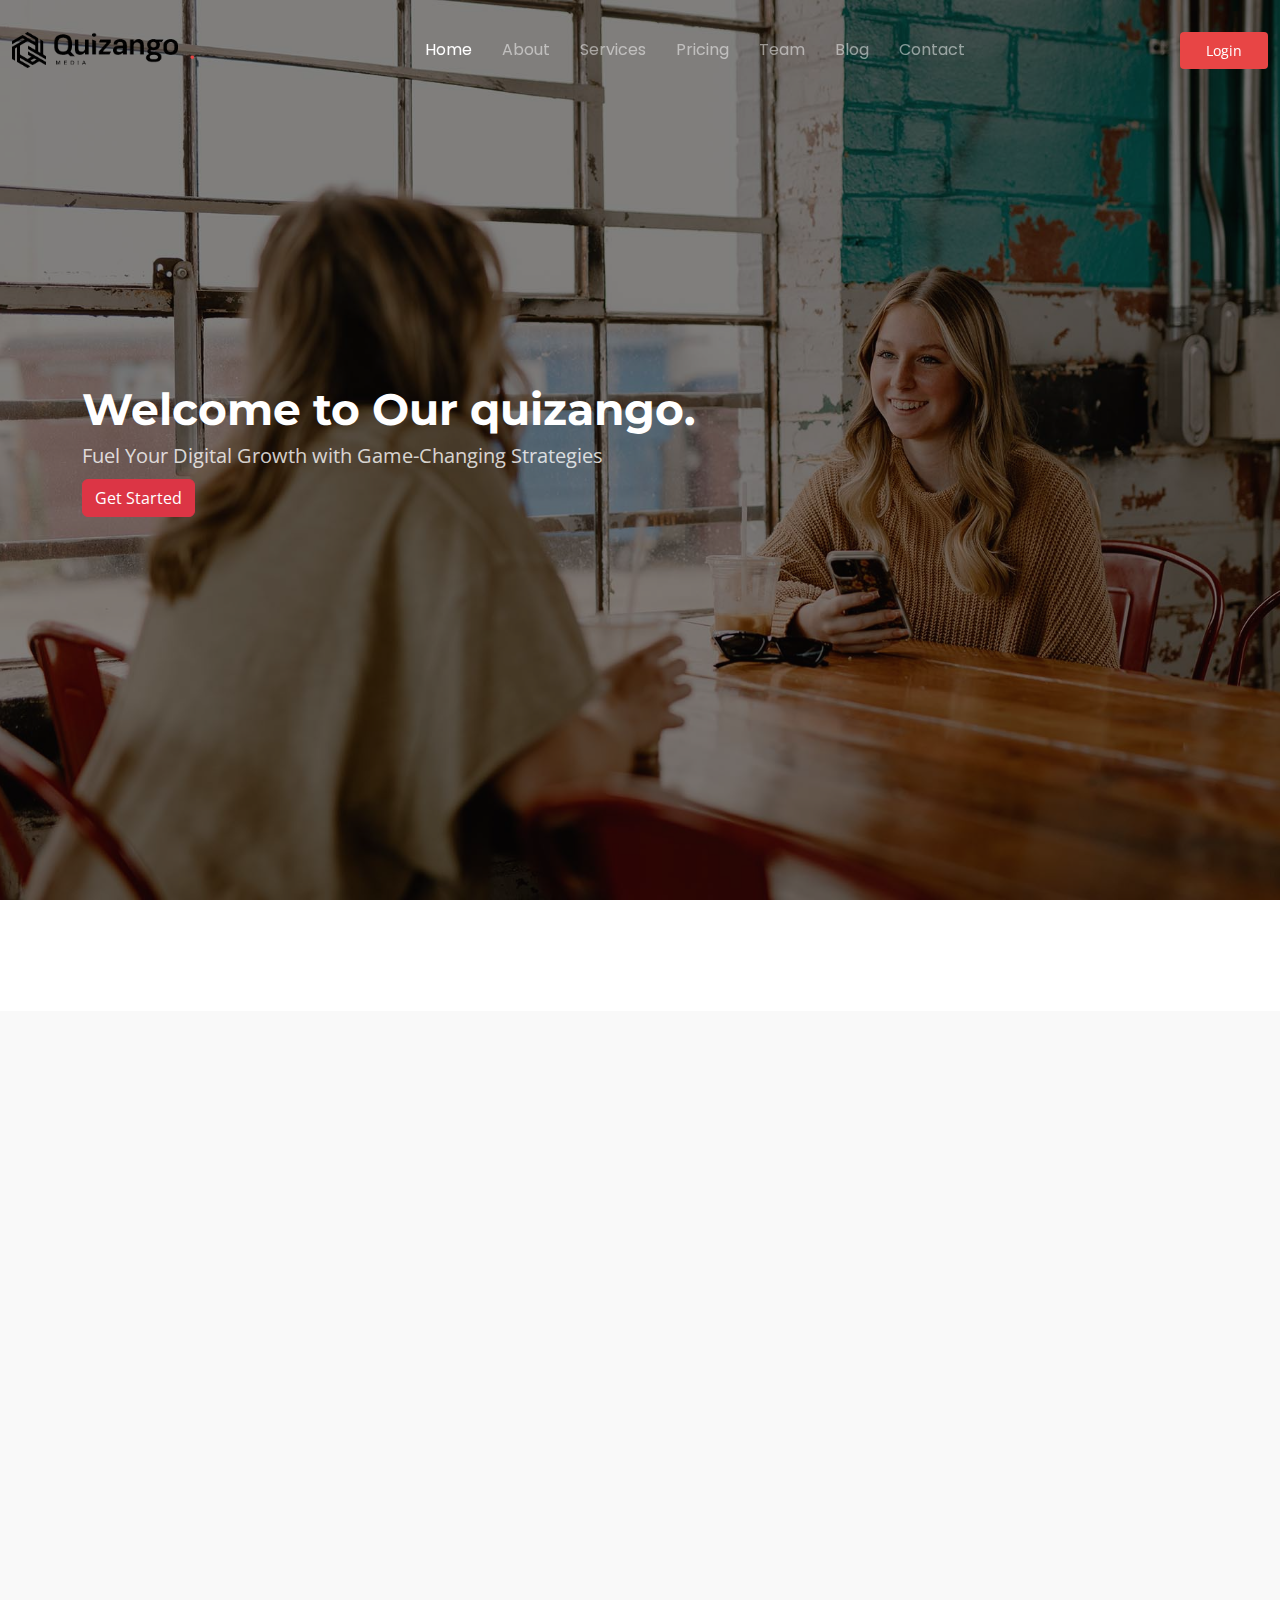
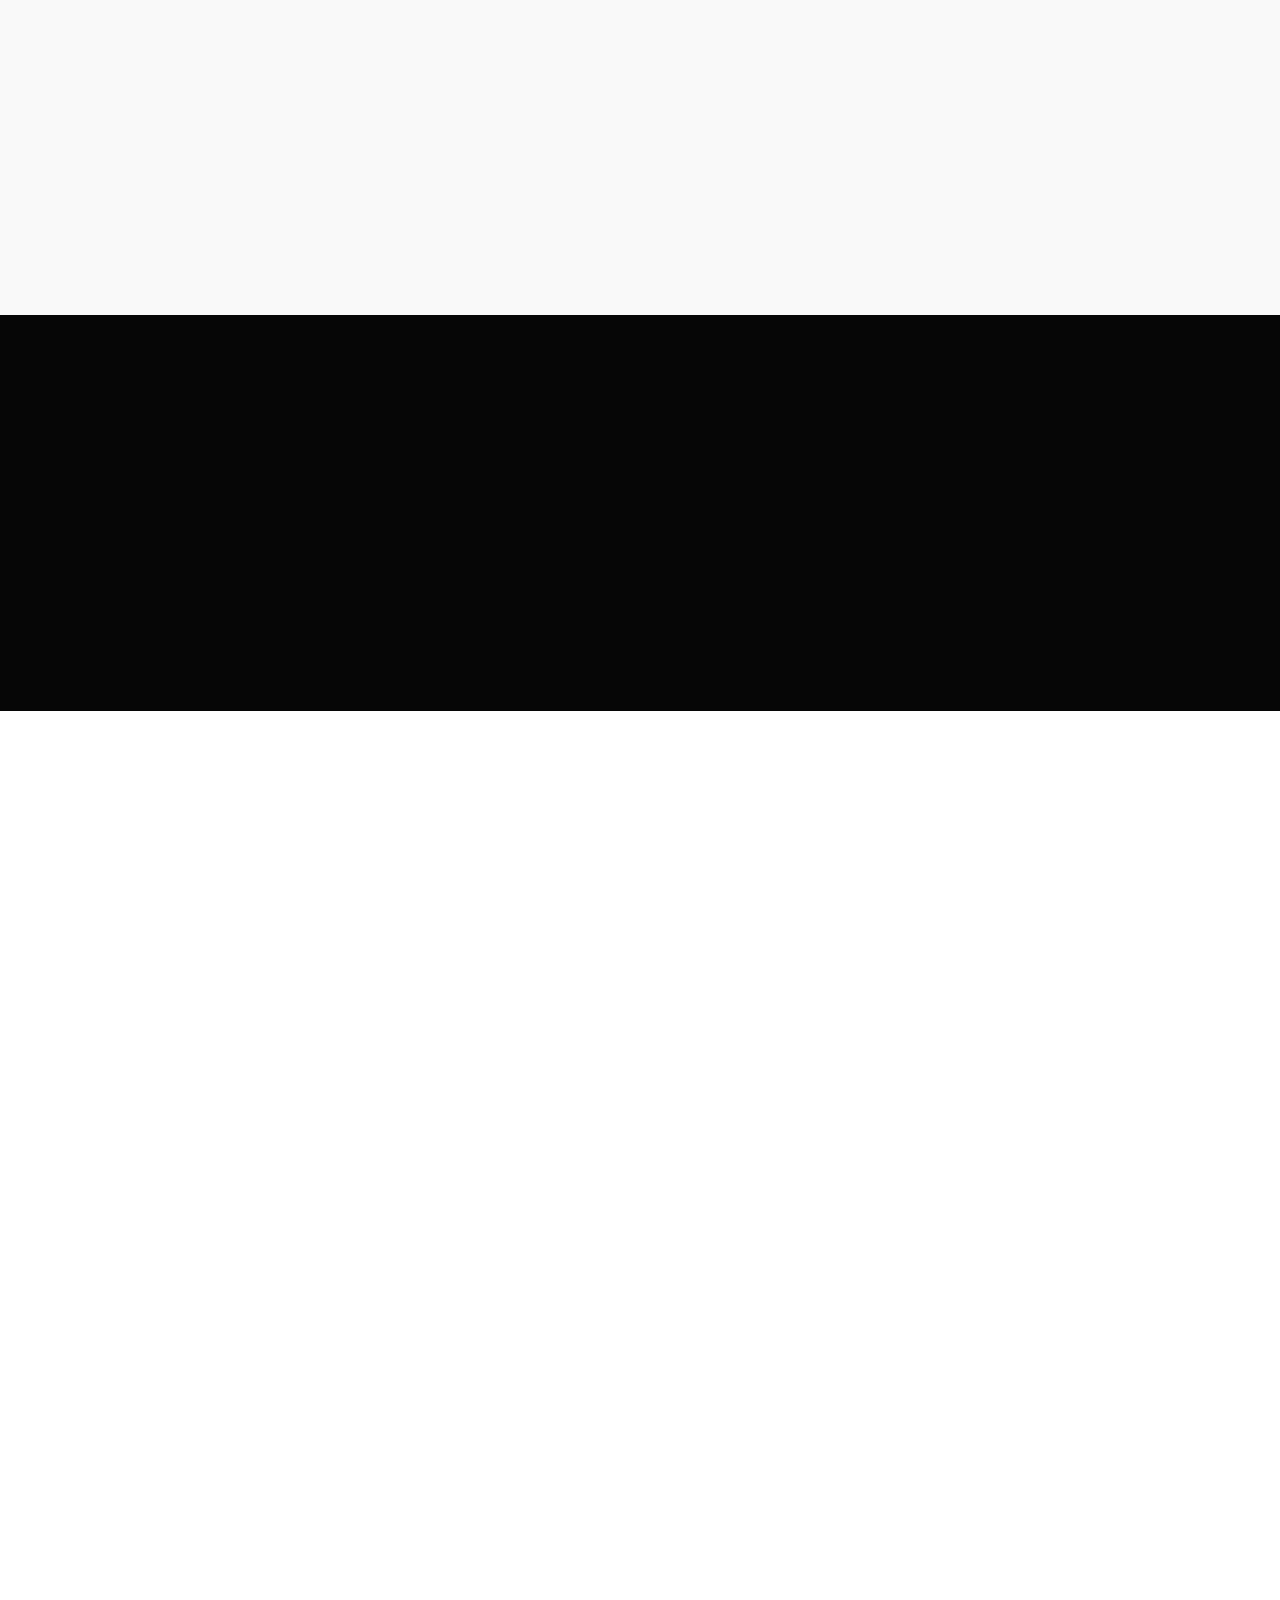
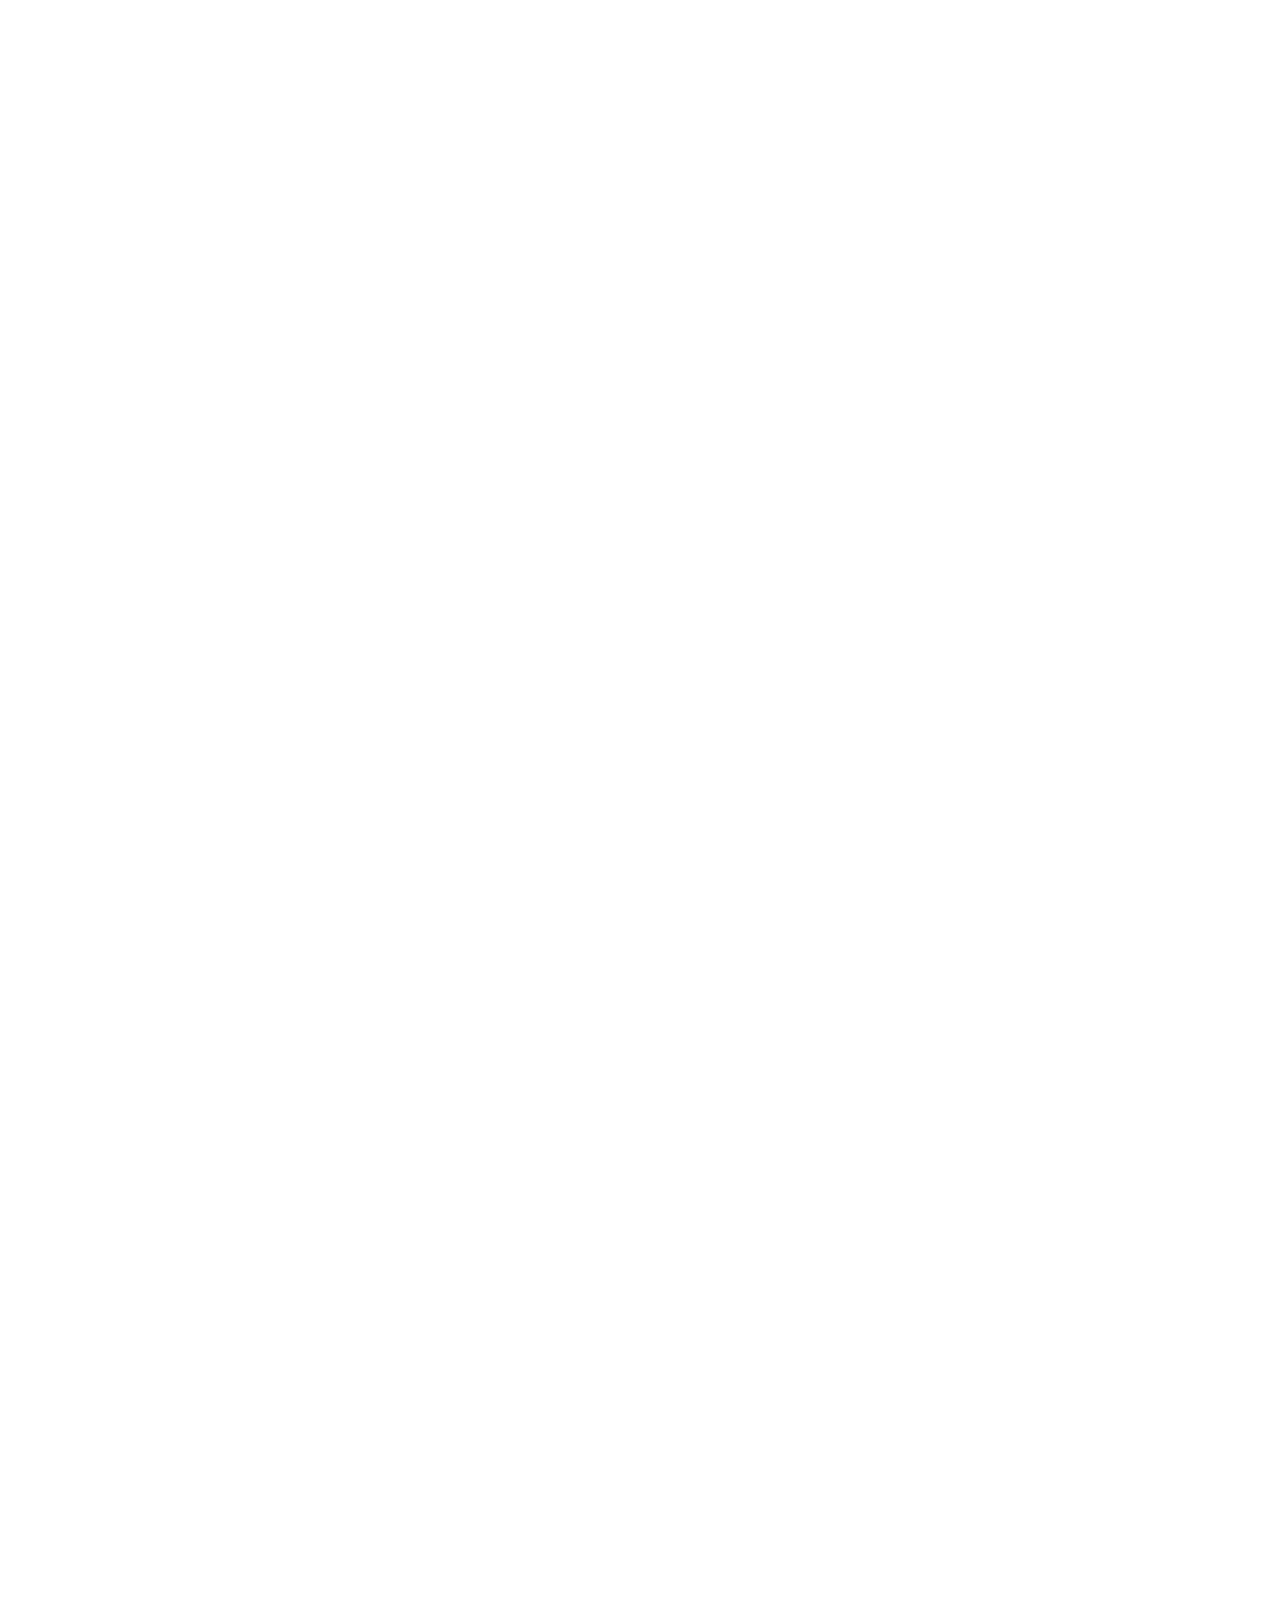
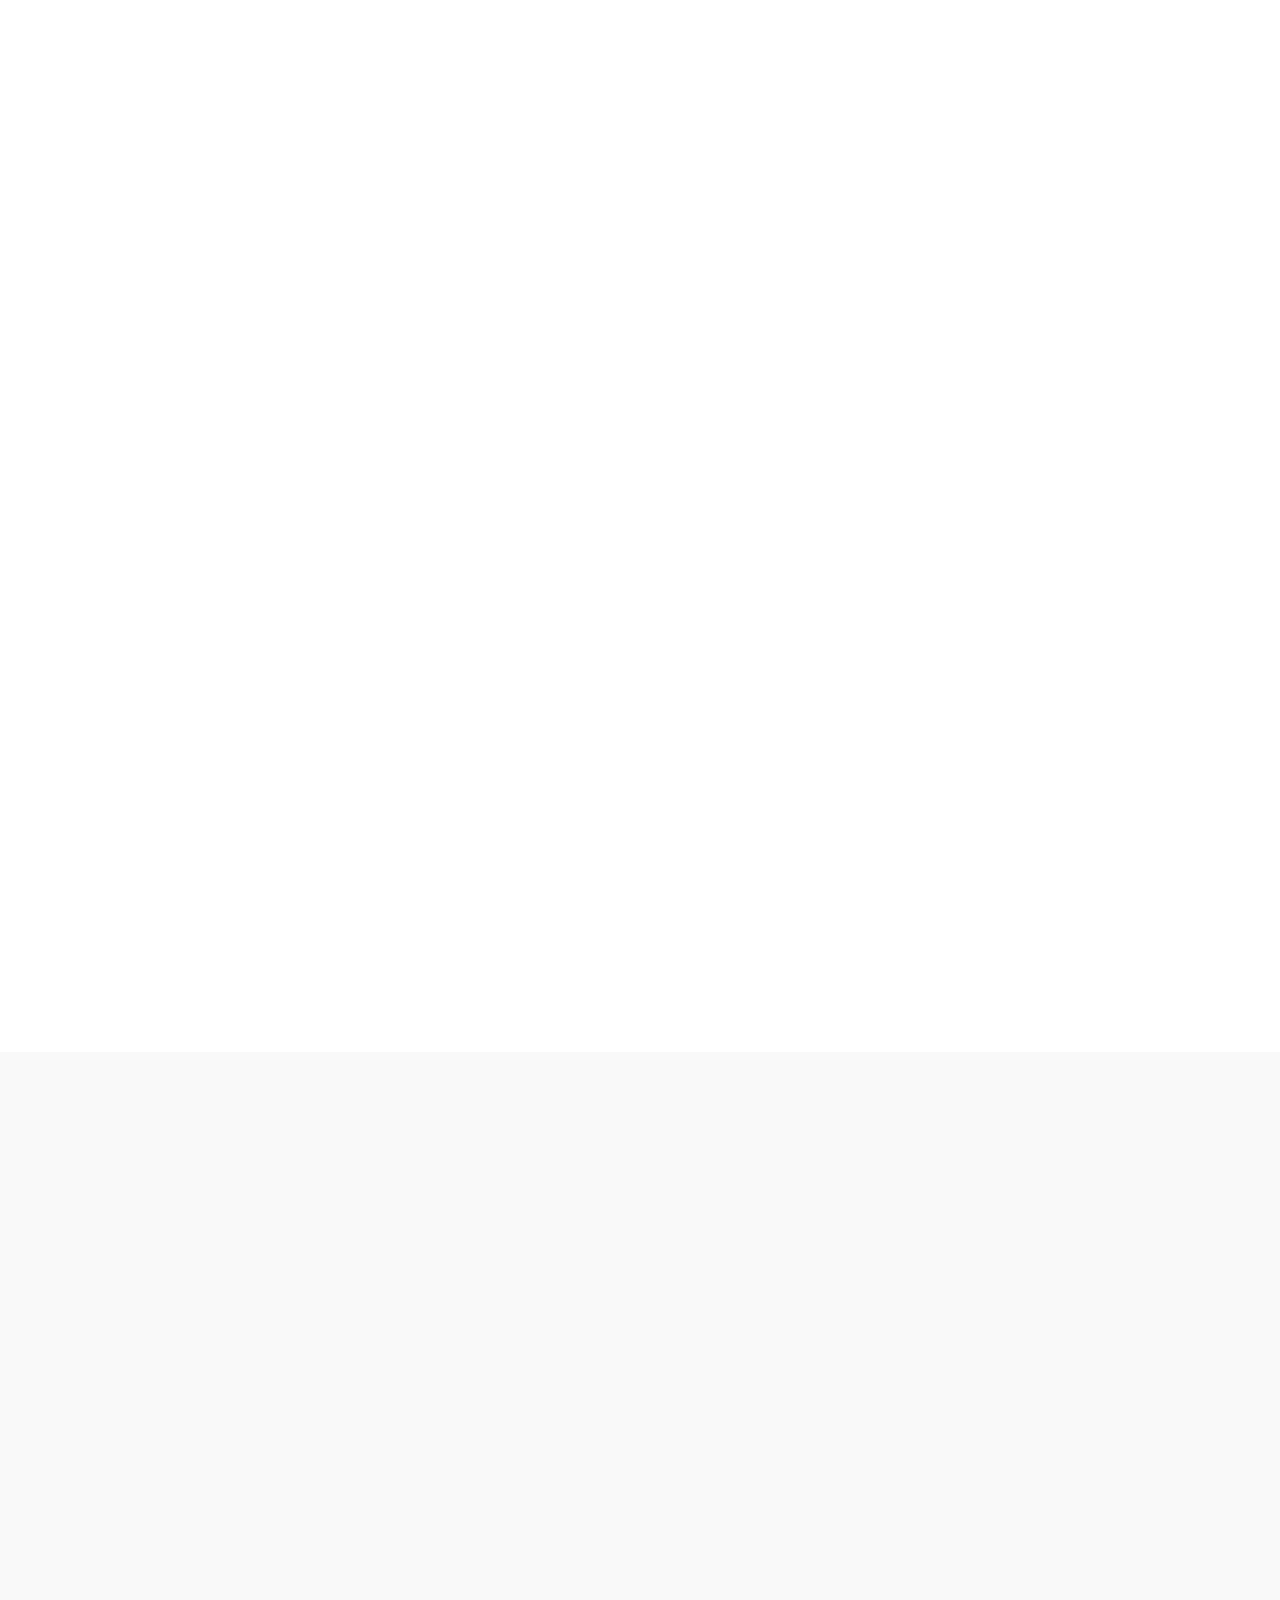
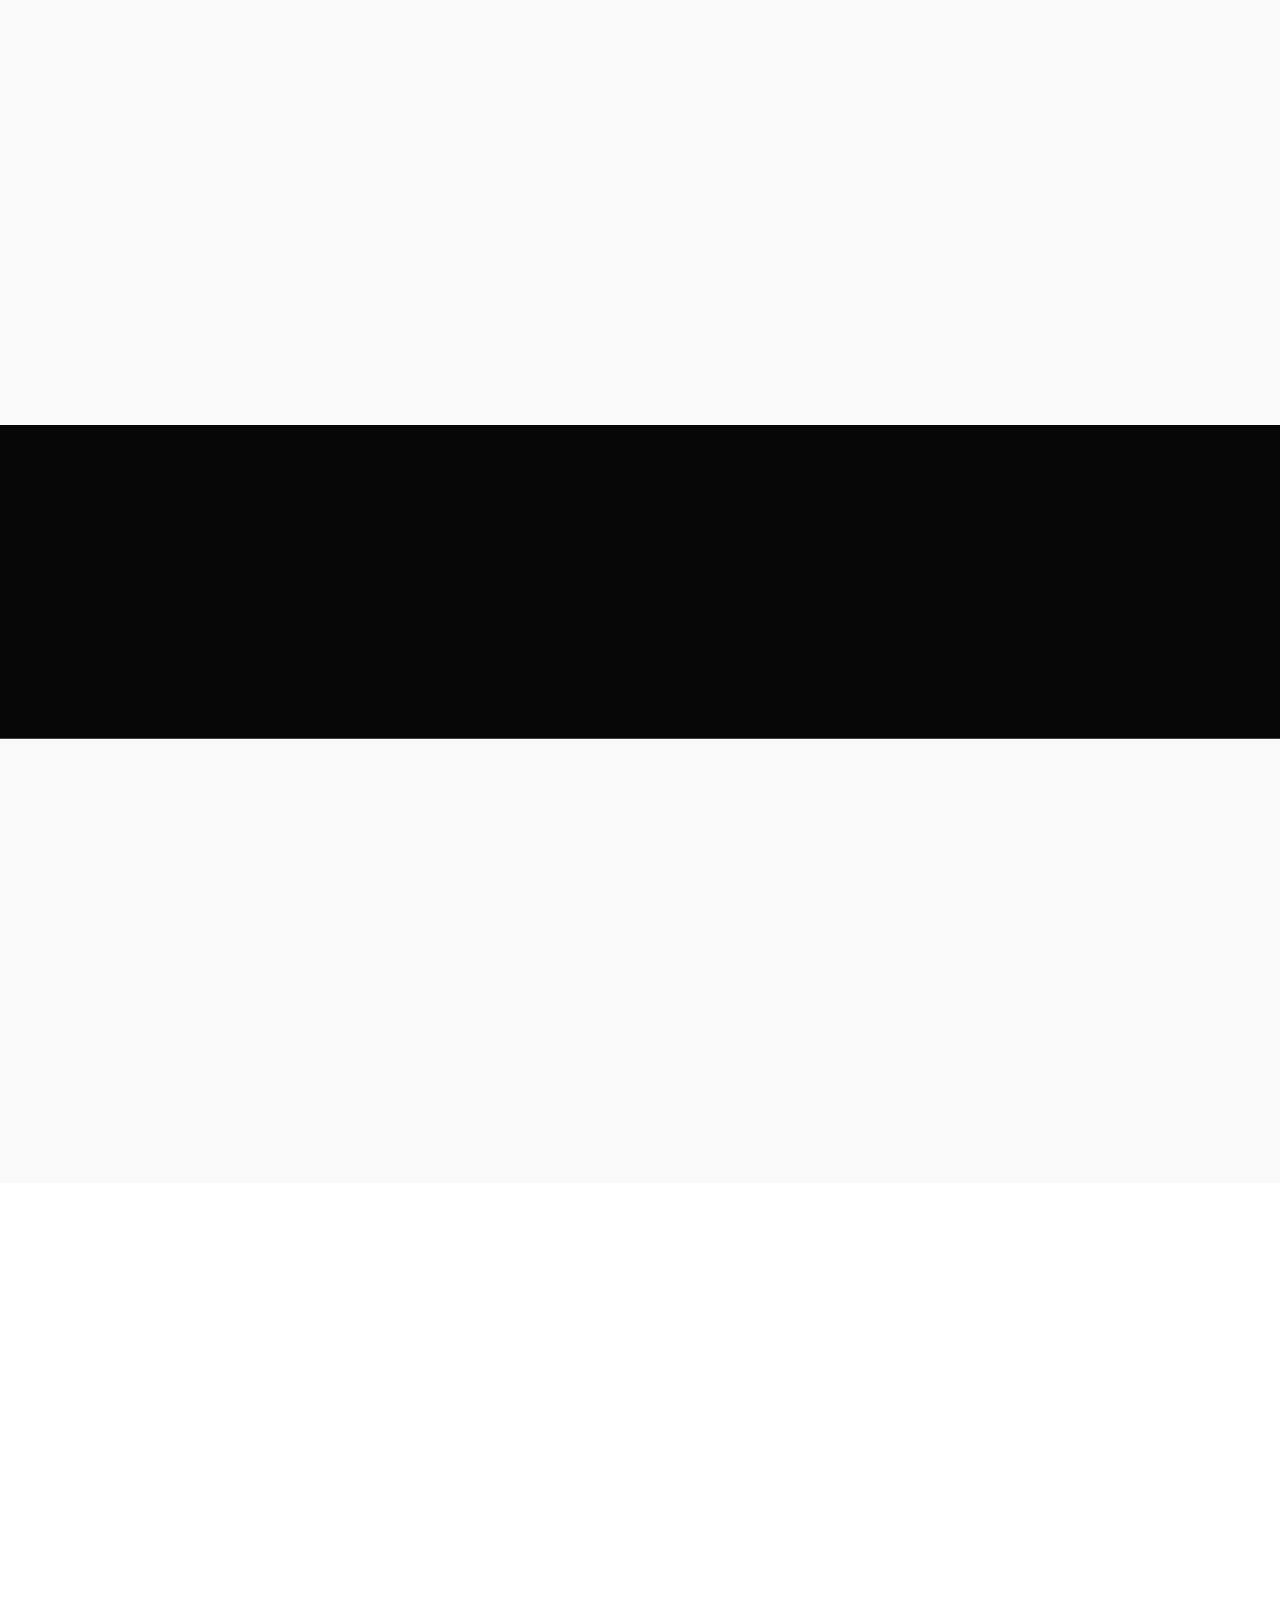
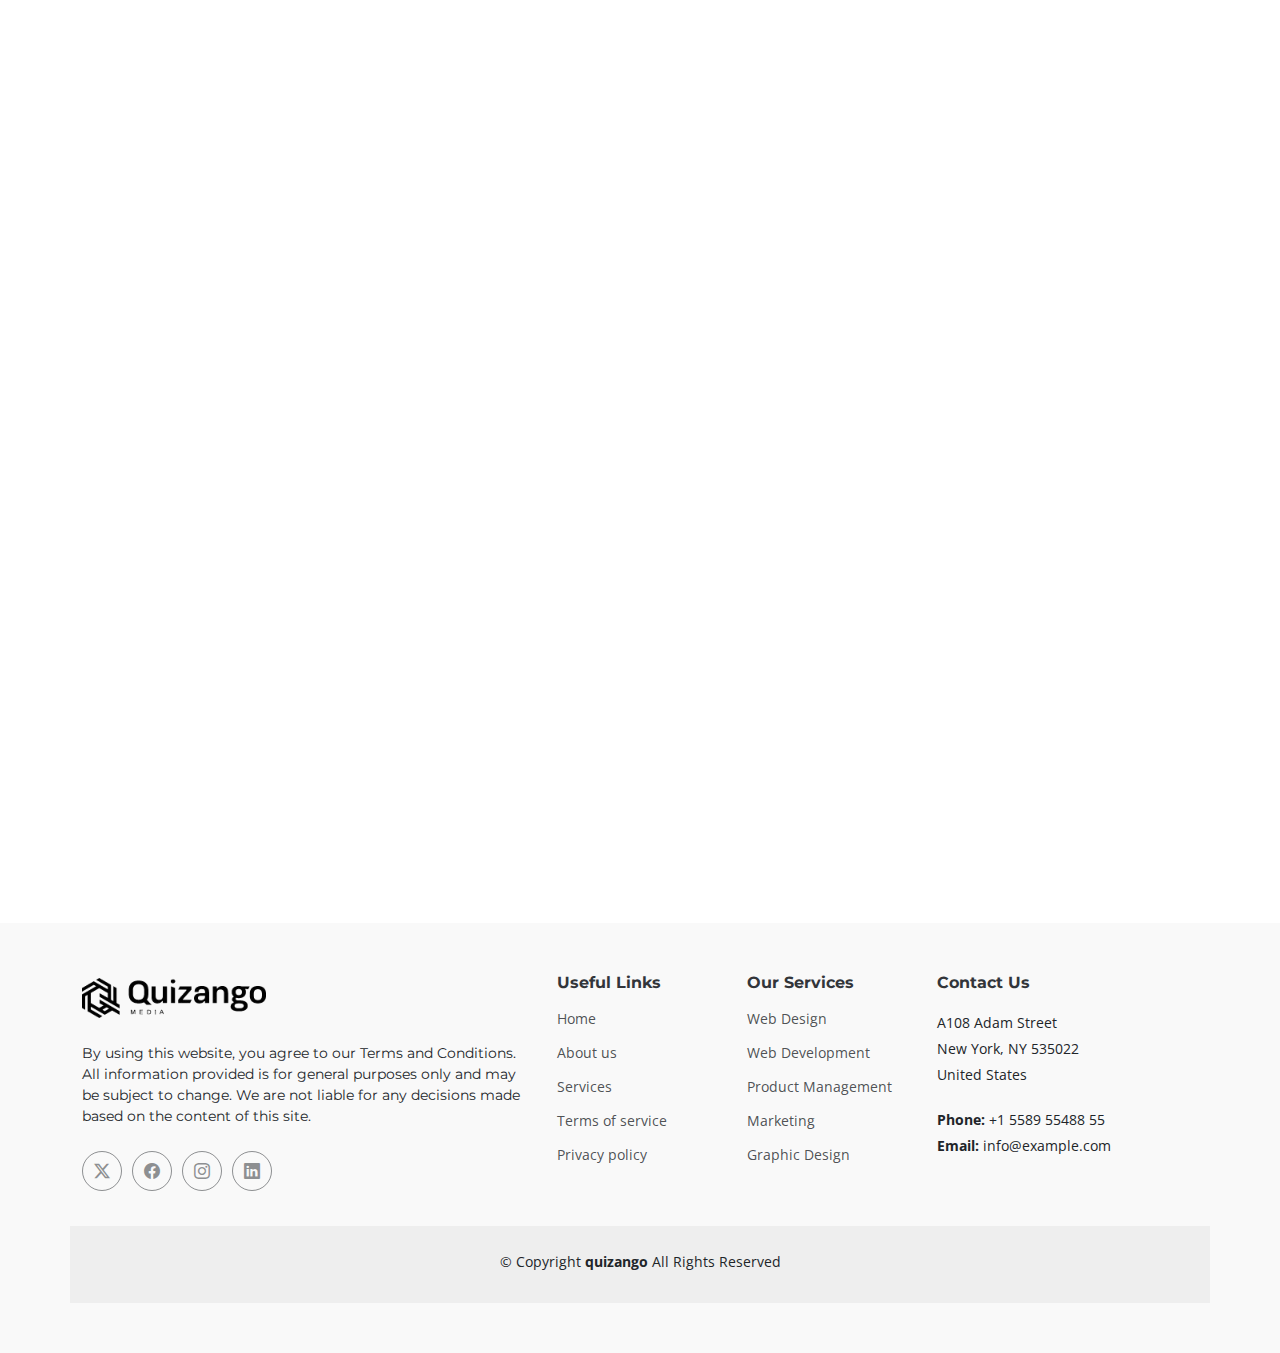
<file: index.html>
<!DOCTYPE html>
<html lang="en">

<head>
  <meta charset="utf-8">
  <meta content="width=device-width, initial-scale=1.0" name="viewport">
  <title>quizango</title>
  <meta name="description" content="">
  <meta name="keywords" content="">
  <link href="assets/img/apple-touch-icon.png" rel="apple-touch-icon">
  <link href="https://cdn.jsdelivr.net/npm/bootstrap@5.3.3/dist/css/bootstrap.min.css" rel="stylesheet"
    integrity="sha384-QWTKZyjpPEjISv5WaRU9OFeRpok6YctnYmDr5pNlyT2bRjXh0JMhjY6hW+ALEwIH" crossorigin="anonymous">

  <!-- Fonts -->
  <link href="https://fonts.googleapis.com" rel="preconnect">
  <link href="https://fonts.gstatic.com" rel="preconnect" crossorigin>
  <link
    href="https://fonts.googleapis.com/css2?family=Open+Sans:ital,wght@0,300;0,400;0,500;0,600;0,700;0,800;1,300;1,400;1,500;1,600;1,700;1,800&family=Montserrat:ital,wght@0,100;0,200;0,300;0,400;0,500;0,600;0,700;0,800;0,900;1,100;1,200;1,300;1,400;1,500;1,600;1,700;1,800;1,900&family=Poppins:ital,wght@0,100;0,200;0,300;0,400;0,500;0,600;0,700;0,800;0,900;1,100;1,200;1,300;1,400;1,500;1,600;1,700;1,800;1,900&display=swap"
    rel="stylesheet">

  <!-- Vendor CSS Files -->
  <link href="assets/vendor/bootstrap/css/bootstrap.min.css" rel="stylesheet">
  <link href="assets/vendor/bootstrap-icons/bootstrap-icons.css" rel="stylesheet">
  <link href="assets/vendor/aos/aos.css" rel="stylesheet">
  <link href="assets/vendor/glightbox/css/glightbox.min.css" rel="stylesheet">
  <link href="assets/vendor/swiper/swiper-bundle.min.css" rel="stylesheet">

  <!-- Main CSS File -->
  <link href="assets/css/main.css" rel="stylesheet">
</head>

<body class="index-page">

  <header id="header" class="header d-flex align-items-center fixed-top">
    <div class="container-fluid position-relative d-flex align-items-center justify-content-between">

      <a href="index.html" class="logo d-flex align-items-center me-auto me-xl-0">
        <h1 class="sitename"><img src="./assets/img/web_Logo.png" alt=""></h1><span>.</span>
      </a>

      <nav id="navmenu" class="navmenu">
        <ul>
          <li><a href="index.html#hero" class="active">Home</a></li>
          <li><a href="index.html#about">About</a></li>
          <li><a href="index.html#services">Services</a></li>
          <li><a href="index.html#pricing">Pricing</a></li>
          <li><a href="index.html#team">Team</a></li>
          <li><a href="blog.html">Blog</a></li>

          <li><a href="index.html#contact">Contact</a></li>
        </ul>
        <i class="mobile-nav-toggle d-xl-none bi bi-list"></i>
      </nav>

      <a class="btn-getstarted" href="login-register.html">Login</a>

    </div>
  </header>

  <main class="main">

    <!-- Hero Section -->
    <section id="hero" class="hero section dark-background">

      <img src="assets/img/hero-bg.jpg" alt="" data-aos="fade-in">

      <div class="container">
        <div class="row">
          <div class="col-lg-10">
            <h2 data-aos="fade-up" data-aos-delay="100">Welcome to Our quizango.</h2>
            <p data-aos="fade-up" data-aos-delay="200">Fuel Your Digital Growth with Game-Changing Strategies</p>
          </div>
          <div class="col-lg-5" data-aos="fade-up" data-aos-delay="300">
            <form action="forms/newsletter.php" method="post" class="php-email-form">
              <button class="btn btn-danger mt-2 text-white"><a style="color: white;" href="login-register.html">Get Started</a></button>
              <div class="loading">Loading</div>
              <div class="error-message"></div>
              <div class="sent-message">Your subscription request has been sent. Thank you!</div>
            </form>
          </div>
        </div>
      </div>

    </section><!-- /Hero Section -->

    <!-- Clients Section -->
    <section id="clients" class="clients section">

      <div class="container" data-aos="fade-up">

        <div class="row gy-4">

          <div class="col-xl-2 col-md-3 col-6 client-logo">
            <img src="assets/images/Group 1634.png" class="img-fluid" alt="">
          </div><!-- End Client Item -->

          <div class="col-xl-2 col-md-3 col-6 client-logo">
            <img src="assets/images/Group 1632.png" class="img-fluid" alt="">
          </div><!-- End Client Item -->

          <div class="col-xl-2 col-md-3 col-6 client-logo">
            <img src="assets/images/Group 1630.png" class="img-fluid" alt="">
          </div><!-- End Client Item -->

          <div class="col-xl-2 col-md-3 col-6 client-logo">
            <img src="assets/images/Group 1635.png" class="img-fluid" alt="">
          </div><!-- End Client Item -->

          <div class="col-xl-2 col-md-3 col-6 client-logo">
            <img src="assets/images/Group 1632.png" class="img-fluid" alt="">
          </div><!-- End Client Item -->

          <div class="col-xl-2 col-md-3 col-6 client-logo">
            <img src="assets/images/Group 1640.png" class="img-fluid" alt="">
          </div><!-- End Client Item -->

        </div>

      </div>

    </section><!-- /Clients Section -->

    <!-- About Section -->
    <section id="about" class="about section light-background">

      <div class="container" data-aos="fade-up" data-aos-delay="100">
        <div class="row align-items-xl-center gy-5">

          <div class="col-xl-5 content">
            <h3>About Us</h3>
            <h2>New Age Development Agency
            </h2>
            <p>Quizango Media is a full-service digital agency specializing in marketing and development services. We
              help brands grow through impactful SEO, Social Media Marketing (SMM), Pay-Per-Click (PPC) advertising, and
              custom web development solutions.</p>
            <a href="#" class="read-more"><span>Read More</span><i class="bi bi-arrow-right"></i></a>
          </div>

          <div class="col-xl-7">
            <div class="row gy-4 icon-boxes">

              <div class="col-md-6" data-aos="fade-up" data-aos-delay="200">
                <div class="icon-box">
                  <i class="bi bi-buildings"></i>
                  <h3>Expertise Across the Board</h3>
                  <p>With years of experience in SEO, SMM, PPC, and web development, we craft data-driven strategies
                    that deliver real results.</p>
                </div>
              </div> <!-- End Icon Box -->

              <div class="col-md-6" data-aos="fade-up" data-aos-delay="300">
                <div class="icon-box">
                  <i class="bi bi-clipboard-pulse"></i>
                  <h3>Tailored Solutions</h3>
                  <p>We understand that each brand is unique. Our solutions are custom-designed to fit your specific
                    business goals.</p>
                </div>
              </div> <!-- End Icon Box -->

              <div class="col-md-6" data-aos="fade-up" data-aos-delay="400">
                <div class="icon-box">
                  <i class="bi bi-command"></i>
                  <h3>Cutting-Edge Technology</h3>
                  <p>We stay ahead of the curve by utilizing the latest tools and technologies in digital marketing and
                    development.</p>
                </div>
              </div> <!-- End Icon Box -->

              <div class="col-md-6" data-aos="fade-up" data-aos-delay="500">
                <div class="icon-box">
                  <i class="bi bi-graph-up-arrow"></i>
                  <h3>Results You Can Measure</h3>
                  <p>We prioritize transparency and deliver performance reports so you can see exactly how our
                    strategies impact your growth.</p>
                </div>
              </div> <!-- End Icon Box -->

            </div>
          </div>

        </div>
      </div>

    </section><!-- /About Section -->

    <!-- Stats Section -->
    <section id="stats" class="stats section dark-background">

      <img src="assets/img/stats-bg.jpg" alt="" data-aos="fade-in">

      <div class="container position-relative" data-aos="fade-up" data-aos-delay="100">

        <div class="row gy-4">

          <div class="col-lg-3 col-md-6">
            <div class="stats-item text-center w-100 h-100">
              <span data-purecounter-start="0" data-purecounter-end="232" data-purecounter-duration="1"
                class="purecounter"></span>
              <p>Clients</p>
            </div>
          </div><!-- End Stats Item -->

          <div class="col-lg-3 col-md-6">
            <div class="stats-item text-center w-100 h-100">
              <span data-purecounter-start="0" data-purecounter-end="521" data-purecounter-duration="1"
                class="purecounter"></span>
              <p>Projects</p>
            </div>
          </div><!-- End Stats Item -->

          <div class="col-lg-3 col-md-6">
            <div class="stats-item text-center w-100 h-100">
              <span data-purecounter-start="0" data-purecounter-end="1453" data-purecounter-duration="1"
                class="purecounter"></span>
              <p>Hours Of Support</p>
            </div>
          </div><!-- End Stats Item -->

          <div class="col-lg-3 col-md-6">
            <div class="stats-item text-center w-100 h-100">
              <span data-purecounter-start="0" data-purecounter-end="32" data-purecounter-duration="1"
                class="purecounter"></span>
              <p>Workers</p>
            </div>
          </div><!-- End Stats Item -->

        </div>

      </div>

    </section><!-- /Stats Section -->

    <!-- Services Section -->
    <section id="services" class="services section">

      <!-- Section Title -->
      <div class="container section-title" data-aos="fade-up">
        <h2>Services</h2>
        <p>Comprehensive Digital Solutions Tailored to Your Needs</p>
      </div><!-- End Section Title -->

      <div class="container">

        <div class="row gy-4">

          <div class="col-lg-6 " data-aos="fade-up" data-aos-delay="100">
            <div class="service-item d-flex">
              <div class="icon flex-shrink-0"><i class="bi bi-briefcase"></i></div>
              <div>
                <h4 class="title"><a href="services-details.html" class="stretched-link">Web Developers</a></h4>
                <p class="description">Extend yout IT Department with skilled and experienced programmers of any tech
                  stack.</p>
              </div>
            </div>
          </div>
          <!-- End Service Item -->

          <div class="col-lg-6 " data-aos="fade-up" data-aos-delay="200">
            <div class="service-item d-flex">
              <div class="icon flex-shrink-0"><i class="bi bi-card-checklist"></i></div>
              <div>
                <h4 class="title"><a href="services-details.html" class="stretched-link">Software Testers</a></h4>
                <p class="description">Need to check quality of your app urgently? Augment your staff with a few QA
                  engineers.</p>
              </div>
            </div>
          </div><!-- End Service Item -->

          <div class="col-lg-6 " data-aos="fade-up" data-aos-delay="300">
            <div class="service-item d-flex">
              <div class="icon flex-shrink-0"><i class="bi bi-bar-chart"></i></div>
              <div>
                <h4 class="title"><a href="services-details.html" class="stretched-link">Mobile Developers</a></h4>
                <p class="description">Get your mobile application done in time and budget with our Android and iOS
                  developers.</p>
              </div>
            </div>
          </div><!-- End Service Item -->

          <div class="col-lg-6 " data-aos="fade-up" data-aos-delay="400">
            <div class="service-item d-flex">
              <div class="icon flex-shrink-0"><i class="bi bi-binoculars"></i></div>
              <div>
                <h4 class="title"><a href="services-details.html" class="stretched-link">DevOps Engineer</a></h4>
                <p class="description">Reduce workload on your development team by using best DevOps Practices.</p>
              </div>
            </div>
          </div><!-- End Service Item -->

          <div class="col-lg-6 " data-aos="fade-up" data-aos-delay="500">
            <div class="service-item d-flex">
              <div class="icon flex-shrink-0"><i class="bi bi-brightness-high"></i></div>
              <div>
                <h4 class="title"><a href="services-details.html" class="stretched-link">Customer Experience</a></h4>
                <p class="description">Decrease workload on your service desk and administrative staff by hiring
                  extra resources.</p>
              </div>
            </div>
          </div><!-- End Service Item -->

          <div class="col-lg-6 " data-aos="fade-up" data-aos-delay="600">
            <div class="service-item d-flex">
              <div class="icon flex-shrink-0"><i class="bi bi-calendar4-week"></i></div>
              <div>
                <h4 class="title"><a href="services-details.html" class="stretched-link">Desinger</a></h4>
                <p class="description">Get temporary or permanent assistance from our user experience and user
                  interface experts.</p>
              </div>
            </div>
          </div><!-- End Service Item -->

        </div>

      </div>

    </section><!-- /Services Section -->

    <!-- Features Section -->
    <section id="features" class="features section">

      <!-- Section Title -->
      <div class="container section-title" data-aos="fade-up">
        <h2>Features</h2>
      </div><!-- End Section Title -->

      <div class="container">

        <div class="row gy-4 align-items-center features-item">
          <div class="col-lg-5 order-2 order-lg-1" data-aos="fade-up" data-aos-delay="200">
            <h3>"AI-Powered Automation: The Future of Business Efficiency"</h3>
            <p>
              In this post, we dive into how AI-powered automation is transforming industries and enhancing business productivity. Learn how automation tools are streamlining processes, reducing costs, and allowing businesses to focus on strategic growth while leaving repetitive tasks to intelligent systems.
            </p>
            <a href="#" class="btn btn-get-started">Get Started</a>
          </div>
          <div class="col-lg-7 order-1 order-lg-2 d-flex align-items-center" data-aos="zoom-out" data-aos-delay="100">
            <div class="image-stack">
              <img src="assets/img/features-light-1.jpg" alt="" class="stack-front">
              <img src="assets/img/features-light-2.jpg" alt="" class="stack-back">
            </div>
          </div>
        </div><!-- Features Item -->

        <div class="row gy-4 align-items-stretch justify-content-between features-item ">
          <div class="col-lg-6 d-flex align-items-center features-img-bg" data-aos="zoom-out">
            <img src="assets/img/features-light-3.jpg" class="img-fluid" alt="">
          </div>
          <div class="col-lg-5 d-flex justify-content-center flex-column" data-aos="fade-up">
            <h3>"Cloud Computing: How It’s Changing the Way We Work"</h3>
            <p>Explore how cloud computing has revolutionized the business landscape, providing flexibility, scalability, and cost efficiency. We’ll cover the benefits of cloud solutions, including remote work enablement, data storage, and disaster recovery, and how organizations can adopt cloud platforms for maximum benefit.</p>
            <ul>
              <li><i class="bi bi-check"></i> <span>5G technology is set to change the way we communicate, stream, and interact with the world.</span></li>
              <li><i class="bi bi-check"></i><span> As cyber threats continue to evolve, businesses must stay vigilant.</span>
              </li>
              <li><i class="bi bi-check"></i> <span>The Internet of Things (IoT) is making everyday objects smarter and more connected.</span>.
              </li>
            </ul>
            <a href="#" class="btn btn-get-started align-self-start">Get Started</a>
          </div>
        </div><!-- Features Item -->

      </div>

    </section><!-- /Features Section -->

    <!-- Pricing Section -->
    <section id="pricing" class="pricing section">

      <!-- Section Title -->
      <div class="container section-title" data-aos="fade-up">
        <h2>Pricing</h2>
      </div><!-- End Section Title -->

      <div class="container" data-aos="zoom-in" data-aos-delay="100">

        <div class="row g-4">

          <div class="col-lg-4">
            <div class="pricing-item">
              <h3>SEO Specialist</h3>
              <div class="icon">
                <i class="bi bi-box"></i>
              </div>
              <h4><sup>$</sup>500<span> / Year</span></h4>
              <ul>
                <li><i class="bi bi-check"></i> <span>Comprehensive Curriculum</span></li>
                <li><i class="bi bi-check"></i> <span>Become Competitive</span></li>
                <li><i class="bi bi-check"></i> <span>Entrepreneurial Opportunities</span></li>
                <li><i class="bi bi-check"></i> <span>Dominate Your Online Niche</span></li>
                <li><i class="bi bi-check"></i> <span> Expert Guidance for Success</span></li>
              </ul>
              <div class="text-center"><a href="#" class="buy-btn">Buy Now</a></div>
            </div>
          </div><!-- End Pricing Item -->

          <div class="col-lg-4">
            <div class="pricing-item featured">
              <h3>Full Stack Web Development Course</h3>
              <div class="icon">
                <i class="bi bi-rocket"></i>
              </div>

              <h4><sup>$</sup>299<span> / Year</span></h4>
              <ul>
                <li><i class="bi bi-check"></i> <span>High-Paying Career</span></li>
                <li><i class="bi bi-check"></i> <span> Comprehensive Curriculum</span></li>
                <li><i class="bi bi-check"></i> <span> Expert-curated Course</span></li>
                <li><i class="bi bi-check"></i> <span> Entrepreneurial Opportunities</span></li>
                <li><i class="bi bi-check"></i> <span> Build a Portfolio</span></li>
              </ul>
              <div class="text-center"><a href="#" class="buy-btn">Buy Now</a></div>
            </div>
          </div><!-- End Pricing Item -->

          <div class="col-lg-4">
            <div class="pricing-item">
              <h3>Data Science</h3>
              <div class="icon">
                <i class="bi bi-send"></i>
              </div>
              <h4><sup>$</sup>499<span> / Year</span></h4>
              <ul>
                <li><i class="bi bi-check"></i> <span>Professional Data Scientist Certification</span></li>
                <li><i class="bi bi-check"></i> <span>Work on different ML algorithms</span></li>
                <li><i class="bi bi-check"></i> <span>Beginner-friendly</span></li>
                <li><i class="bi bi-check"></i> <span>Curated by an expert Data Scientist</span></li>
                <li><i class="bi bi-check"></i> <span>Data Science and Relation with Other Technologies</span></li>
              </ul>
              <div class="text-center"><a href="#" class="buy-btn">Buy Now</a></div>
            </div>
          </div><!-- End Pricing Item -->

        </div>

      </div>

    </section><!-- /Pricing Section -->

    <!-- Faq Section -->
    <section id="faq" class="faq section">

      <div class="container">

        <div class="row gy-4">

          <div class="col-lg-4" data-aos="fade-up" data-aos-delay="100">
            <div class="content px-xl-5">
              <h3><span>Frequently Asked </span><strong>Questions</strong></h3>

            </div>
          </div>

          <div class="col-lg-8" data-aos="fade-up" data-aos-delay="200">

            <div class="faq-container">
              <div class="faq-item faq-active">
                <h3><span class="num">1.</span> <span>Why do I need a digital marketing agency?</span></h3>
                <div class="faq-content">
                  <p>
                    A digital marketing agency helps you build a strong online presence, reach your target audience
                    effectively, and achieve your business goals. They bring expertise in strategies like SEO, social
                    media marketing, PPC advertising, and content creation, ensuring your brand stands out in a
                    competitive market.</p>
                </div>
                <i class="faq-toggle bi bi-chevron-right"></i>
              </div><!-- End Faq item-->

              <div class="faq-item">
                <h3><span class="num">2.</span> <span>What is the cost of digital Marketing Services</span></h3>
                <div class="faq-content">
                  <p>The cost of digital marketing services varies widely based on the scope of work, the agency's
                    expertise, and your business needs. Typically, it can range from $500 to $5,000 per month for small
                    to medium-sized businesses..</p>
                </div>
                <i class="faq-toggle bi bi-chevron-right"></i>
              </div><!-- End Faq item-->

              <div class="faq-item">
                <h3><span class="num">3.</span> <span>What is Our work process?</span></h3>
                <div class="faq-content">
                  <p>We begin by understanding your goals and conducting research to develop a tailored strategy. Then,
                    we implement campaigns across relevant channels, continuously monitor performance, and optimize for
                    better results. Regular updates and reports ensure transparency and measurable success.</p>
                </div>
                <i class="faq-toggle bi bi-chevron-right"></i>
              </div><!-- End Faq item-->

              <div class="faq-item">
                <h3><span class="num">4.</span> <span>How to increase social media presence?</span></h3>
                <div class="faq-content">
                  <p>Post consistently with engaging and high-quality content tailored to your audience. Interact with
                    followers, use relevant hashtags, collaborate with influencers, and run targeted ad campaigns.
                    Analyze performance metrics to refine your strategy over time..</p>
                </div>
                <i class="faq-toggle bi bi-chevron-right"></i>
              </div><!-- End Faq item-->

            </div>

          </div>
        </div>

      </div>

    </section><!-- /Faq Section -->

    <!-- Team Section -->
    <section id="team" class="team section light-background">

      <!-- Section Title -->
      <div class="container section-title" data-aos="fade-up">
        <h2>Team</h2>
      </div><!-- End Section Title -->

      <div class="container">

        <div class="row gy-5">

          <div class="col-lg-4 col-md-6 member" data-aos="fade-up" data-aos-delay="100">
            <div class="member-img">
              <img src="assets/img/team/team-1.jpg" class="img-fluid" alt="">
              <div class="social">
                <a href="#"><i class="bi bi-twitter-x"></i></a>
                <a href="#"><i class="bi bi-facebook"></i></a>
                <a href="#"><i class="bi bi-instagram"></i></a>
                <a href="#"><i class="bi bi-linkedin"></i></a>
              </div>
            </div>
            <div class="member-info text-center">
              <h4>Walter White</h4>
              <span>Chief Executive Officer</span>
              <p>"Our goal is to always stay ahead of the curve, delivering cutting-edge technology that helps businesses grow."
              </p>
            </div>
          </div><!-- End Team Member -->

          <div class="col-lg-4 col-md-6 member" data-aos="fade-up" data-aos-delay="200">
            <div class="member-img">
              <img src="assets/img/team/team-2.jpg" class="img-fluid" alt="">
              <div class="social">
                <a href="#"><i class="bi bi-twitter-x"></i></a>
                <a href="#"><i class="bi bi-facebook"></i></a>
                <a href="#"><i class="bi bi-instagram"></i></a>
                <a href="#"><i class="bi bi-linkedin"></i></a>
              </div>
            </div>
            <div class="member-info text-center">
              <h4>Sarah Jhonson</h4>
              <span>Product Manager</span>
              <p>"We’re committed to continuous learning and growing, ensuring we stay at the forefront of technological advancements."</p>
            </div>
          </div><!-- End Team Member -->

          <div class="col-lg-4 col-md-6 member" data-aos="fade-up" data-aos-delay="300">
            <div class="member-img">
              <img src="assets/img/team/team-3.jpg" class="img-fluid" alt="">
              <div class="social">
                <a href="#"><i class="bi bi-twitter-x"></i></a>
                <a href="#"><i class="bi bi-facebook"></i></a>
                <a href="#"><i class="bi bi-instagram"></i></a>
                <a href="#"><i class="bi bi-linkedin"></i></a>
              </div>
            </div>
            <div class="member-info text-center">
              <h4>William Anderson</h4>
              <span>CTO</span>
              <p>"Transparency and trust are the foundation of our team; we believe in open communication at every step."</p>
            </div>
          </div><!-- End Team Member -->

          <div class="col-lg-4 col-md-6 member" data-aos="fade-up" data-aos-delay="400">
            <div class="member-img">
              <img src="assets/img/team/team-4.jpg" class="img-fluid" alt="">
              <div class="social">
                <a href="#"><i class="bi bi-twitter-x"></i></a>
                <a href="#"><i class="bi bi-facebook"></i></a>
                <a href="#"><i class="bi bi-instagram"></i></a>
                <a href="#"><i class="bi bi-linkedin"></i></a>
              </div>
            </div>
            <div class="member-info text-center">
              <h4>Amanda Jepson</h4>
              <span>Accountant</span>
              <p>"I love the challenge of solving complex problems and finding the perfect solutions for our clients."</p>
            </div>
          </div><!-- End Team Member -->

          <div class="col-lg-4 col-md-6 member" data-aos="fade-up" data-aos-delay="500">
            <div class="member-img">
              <img src="assets/img/team/team-5.jpg" class="img-fluid" alt="">
              <div class="social">
                <a href="#"><i class="bi bi-twitter-x"></i></a>
                <a href="#"><i class="bi bi-facebook"></i></a>
                <a href="#"><i class="bi bi-instagram"></i></a>
                <a href="#"><i class="bi bi-linkedin"></i></a>
              </div>
            </div>
            <div class="member-info text-center">
              <h4>Brian Doe</h4>
              <span>Marketing</span>
              <p>"Innovation is at the heart of everything we do, and we are constantly exploring new ways to improve our processes."</p>
            </div>
          </div><!-- End Team Member -->

          <div class="col-lg-4 col-md-6 member" data-aos="fade-up" data-aos-delay="600">
            <div class="member-img">
              <img src="assets/img/team/team-6.jpg" class="img-fluid" alt="">
              <div class="social">
                <a href="#"><i class="bi bi-twitter-x"></i></a>
                <a href="#"><i class="bi bi-facebook"></i></a>
                <a href="#"><i class="bi bi-instagram"></i></a>
                <a href="#"><i class="bi bi-linkedin"></i></a>
              </div>
            </div>
            <div class="member-info text-center">
              <h4>Josepha Palas</h4>
              <span>Operation</span>
              <p>"We focus on making every interaction meaningful, providing exceptional customer service with a personal touch."</p>
            </div>
          </div><!-- End Team Member -->

        </div>

      </div>

    </section><!-- /Team Section -->

    <!-- Call To Action Section -->
    <section id="call-to-action" class="call-to-action section dark-background">

      <img src="assets/img/cta-bg.jpg" alt="">

      <div class="container">
        <div class="row justify-content-center" data-aos="zoom-in" data-aos-delay="100">
          <div class="col-xl-10">
            <div class="text-center">
              <h3>Call To Action</h3>
              <p>Ready to make an impact? Connect with us and let’s bring your ideas to life with creative and impactful solutions.</p>
              <a class="cta-btn" href="#">Call To Action</a>
            </div>
          </div>
        </div>
      </div>

    </section><!-- /Call To Action Section -->

    <!-- Testimonials Section -->
    <section id="testimonials" class="testimonials section light-background">

      <div class="container">

        <div class="row align-items-center">

          <div class="col-lg-5 info" data-aos="fade-up" data-aos-delay="100">
            <h3>Testimonials</h3>
            <p>
              "We've been working with this team for over six months now, and the results speak for themselves. Their
              expertise in digital marketing has significantly boosted our online presence and customer engagement. They
              are proactive, always keeping us in the loop with clear communication and regular updates. I highly
              recommend their services for anyone looking to grow their business."
            </p>
          </div>

          <div class="col-lg-7" data-aos="fade-up" data-aos-delay="200">

            <div class="swiper init-swiper">
              <script type="application/json" class="swiper-config">
                {
                  "loop": true,
                  "speed": 600,
                  "autoplay": {
                    "delay": 5000
                  },
                  "slidesPerView": "auto",
                  "pagination": {
                    "el": ".swiper-pagination",
                    "type": "bullets",
                    "clickable": true
                  }
                }
              </script>
              <div class="swiper-wrapper">

                <div class="swiper-slide">
                  <div class="testimonial-item">
                    <div class="d-flex">
                      <img src="assets/img/testimonials/testimonials-1.jpg" class="testimonial-img flex-shrink-0"
                        alt="">
                      <div>
                        <h3>Saul Goodman</h3>
                        <h4>Ceo &amp; Founder</h4>
                        <div class="stars">
                          <i class="bi bi-star-fill"></i><i class="bi bi-star-fill"></i><i
                            class="bi bi-star-fill"></i><i class="bi bi-star-fill"></i><i class="bi bi-star-fill"></i>
                        </div>
                      </div>
                    </div>
                    <p>
                      <i class="bi bi-quote quote-icon-left"></i>
                      <span>"We hired this team for both design and development services, and the outcome was
                        outstanding. Their ability to integrate creative design with functional development was
                        impressive."</span>
                      <i class="bi bi-quote quote-icon-right"></i>
                    </p>
                  </div>
                </div><!-- End testimonial item -->

                <div class="swiper-slide">
                  <div class="testimonial-item">
                    <div class="d-flex">
                      <img src="assets/img/testimonials/testimonials-2.jpg" class="testimonial-img flex-shrink-0"
                        alt="">
                      <div>
                        <h3>Sara Wilsson</h3>
                        <h4>Designer</h4>
                        <div class="stars">
                          <i class="bi bi-star-fill"></i><i class="bi bi-star-fill"></i><i
                            class="bi bi-star-fill"></i><i class="bi bi-star-fill"></i><i class="bi bi-star-fill"></i>
                        </div>
                      </div>
                    </div>
                    <p>
                      <i class="bi bi-quote quote-icon-left"></i>
                      <span>"This company did a fantastic job integrating our web platform with custom software. They
                        provided clear timelines and updates throughout the process, and the results were
                        seamless."</span>
                      <i class="bi bi-quote quote-icon-right"></i>
                    </p>
                  </div>
                </div><!-- End testimonial item -->

                <div class="swiper-slide">
                  <div class="testimonial-item">
                    <div class="d-flex">
                      <img src="assets/img/testimonials/testimonials-3.jpg" class="testimonial-img flex-shrink-0"
                        alt="">
                      <div>
                        <h3>Jena Karlis</h3>
                        <h4>Store Owner</h4>
                        <div class="stars">
                          <i class="bi bi-star-fill"></i><i class="bi bi-star-fill"></i><i
                            class="bi bi-star-fill"></i><i class="bi bi-star-fill"></i><i class="bi bi-star-fill"></i>
                        </div>
                      </div>
                    </div>
                    <p>
                      <i class="bi bi-quote quote-icon-left"></i>
                      <span>"I needed a new developer to take over an ongoing project, and I was impressed with how
                        quickly the team adapted and got things back on track. "</span>
                      <i class="bi bi-quote quote-icon-right"></i>
                    </p>
                  </div>
                </div><!-- End testimonial item -->

                <div class="swiper-slide">
                  <div class="testimonial-item">
                    <div class="d-flex">
                      <img src="assets/img/testimonials/testimonials-4.jpg" class="testimonial-img flex-shrink-0"
                        alt="">
                      <div>
                        <h3>Matt Brandon</h3>
                        <h4>Freelancer</h4>
                        <div class="stars">
                          <i class="bi bi-star-fill"></i><i class="bi bi-star-fill"></i><i
                            class="bi bi-star-fill"></i><i class="bi bi-star-fill"></i><i class="bi bi-star-fill"></i>
                        </div>
                      </div>
                    </div>
                    <p>
                      <i class="bi bi-quote quote-icon-left"></i>
                      <span>"I had an incredible experience working with their design team! From the first consultation
                        to the final design, they were professional, creative, and always available to discuss my
                        ideas."</span>
                      <i class="bi bi-quote quote-icon-right"></i>
                    </p>
                  </div>
                </div><!-- End testimonial item -->

                <div class="swiper-slide">
                  <div class="testimonial-item">
                    <div class="d-flex">
                      <img src="assets/img/testimonials/testimonials-5.jpg" class="testimonial-img flex-shrink-0"
                        alt="">
                      <div>
                        <h3>John Larson</h3>
                        <h4>Entrepreneur</h4>
                        <div class="stars">
                          <i class="bi bi-star-fill"></i><i class="bi bi-star-fill"></i><i
                            class="bi bi-star-fill"></i><i class="bi bi-star-fill"></i><i class="bi bi-star-fill"></i>
                        </div>
                      </div>
                    </div>
                    <p>
                      <i class="bi bi-quote quote-icon-left"></i>
                      <span>"Working with this team for the redesign of our company website was an absolute pleasure.
                        They delivered on time, with impeccable attention to detail, and understood exactly what we
                        wanted."</span>
                      <i class="bi bi-quote quote-icon-right"></i>
                    </p>
                  </div>
                </div><!-- End testimonial item -->

              </div>
              <div class="swiper-pagination"></div>
            </div>

          </div>

        </div>

      </div>

    </section><!-- /Testimonials Section -->

    <!-- Recent Posts Section -->
    <section id="recent-posts" class="recent-posts section">

      <!-- Section Title -->
      <div class="container section-title" data-aos="fade-up">
        <h2>Recent Posts</h2>
      </div><!-- End Section Title -->

      <div class="container">

        <div class="row gy-4">

          <div class="col-xl-4 col-md-6" data-aos="fade-up" data-aos-delay="100">
            <article>

              <div class="post-img">
                <img src="assets/img/blog/blog-1.jpg" alt="" class="img-fluid">
              </div>

              <p class="post-category">Technologies</p>

              <h2 class="title">
                <a href="blog-details.html">"The Rise of AI: What It Means for the Future of Work"</a>
              </h2>

              <div class="d-flex align-items-center">
                <img src="assets/img/blog/blog-author.jpg" alt="" class="img-fluid post-author-img flex-shrink-0">
                <div class="post-meta">
                  <p class="post-author">Maria Doe</p>
                  <p class="post-date">
                    <time datetime="2022-01-01">Jan 1, 2022</time>
                  </p>
                </div>
              </div>

            </article>
          </div><!-- End post list item -->

          <div class="col-xl-4 col-md-6" data-aos="fade-up" data-aos-delay="200">
            <article>

              <div class="post-img">
                <img src="assets/img/blog/blog-2.jpg" alt="" class="img-fluid">
              </div>

              <p class="post-category">Technologies</p>

              <h2 class="title">
                <a href="blog-details.html">"5G: Revolutionizing Communication and Connectivity</a>
              </h2>

              <div class="d-flex align-items-center">
                <img src="assets/img/blog/blog-author-2.jpg" alt="" class="img-fluid post-author-img flex-shrink-0">
                <div class="post-meta">
                  <p class="post-author">Allisa Mayer</p>
                  <p class="post-date">
                    <time datetime="2022-01-01">Jun 5, 2022</time>
                  </p>
                </div>
              </div>

            </article>
          </div><!-- End post list item -->

          <div class="col-xl-4 col-md-6" data-aos="fade-up" data-aos-delay="300">
            <article>

              <div class="post-img">
                <img src="assets/img/blog/blog-3.jpg" alt="" class="img-fluid">
              </div>

              <p class="post-category">Technologies</p>

              <h2 class="title">
                <a href="blog-details.html">"How Cloud Computing is Transforming Business Operations"</a>
              </h2>

              <div class="d-flex align-items-center">
                <img src="assets/img/blog/blog-author-3.jpg" alt="" class="img-fluid post-author-img flex-shrink-0">
                <div class="post-meta">
                  <p class="post-author">Mark Dower</p>
                  <p class="post-date">
                    <time datetime="2022-01-01">Jun 22, 2022</time>
                  </p>
                </div>
              </div>

            </article>
          </div><!-- End post list item -->

        </div><!-- End recent posts list -->

      </div>

    </section><!-- /Recent Posts Section -->

    <!-- Contact Section -->
    <section id="contact" class="contact section">

      <!-- Section Title -->
      <div class="container section-title" data-aos="fade-up">
        <h2>Contact</h2>
      </div><!-- End Section Title -->

      <div class="container" data-aos="fade-up" data-aos-delay="100">

        <div class="row gy-4">

          <div class="col-lg-6">

            <div class="row gy-4">
              <div class="col-md-6">
                <div class="info-item" data-aos="fade" data-aos-delay="200">
                  <i class="bi bi-geo-alt"></i>
                  <h3>Address</h3>
                  <p>A108 Adam Street</p>
                  <p>New York, NY 535022</p>
                </div>
              </div><!-- End Info Item -->

              <div class="col-md-6">
                <div class="info-item" data-aos="fade" data-aos-delay="300">
                  <i class="bi bi-telephone"></i>
                  <h3>Call Us</h3>
                  <p>+1 5589 55488 55</p>
                  <p>+1 6678 254445 41</p>
                </div>
              </div><!-- End Info Item -->

              <div class="col-md-6">
                <div class="info-item" data-aos="fade" data-aos-delay="400">
                  <i class="bi bi-envelope"></i>
                  <h3>Email Us</h3>
                  <p>info@example.com</p>
                  <p>contact@example.com</p>
                </div>
              </div><!-- End Info Item -->

              <div class="col-md-6">
                <div class="info-item" data-aos="fade" data-aos-delay="500">
                  <i class="bi bi-clock"></i>
                  <h3>Open Hours</h3>
                  <p>Monday - Friday</p>
                  <p>9:00AM - 05:00PM</p>
                </div>
              </div><!-- End Info Item -->

            </div>

          </div>

          <div class="col-lg-6">
            <form action="forms/contact.php" method="post" class="php-email-form" data-aos="fade-up"
              data-aos-delay="200">
              <div class="row gy-4">

                <div class="col-md-6">
                  <input type="text" name="name" class="form-control" placeholder="Your Name" required="">
                </div>

                <div class="col-md-6 ">
                  <input type="email" class="form-control" name="email" placeholder="Your Email" required="">
                </div>

                <div class="col-12">
                  <input type="text" class="form-control" name="subject" placeholder="Subject" required="">
                </div>

                <div class="col-12">
                  <textarea class="form-control" style="resize: none;" name="message" rows="6" placeholder="Message" required=""></textarea>
                </div>

                <div class="col-12 text-center">
                  <div class="loading">Loading</div>
                  <div class="error-message"></div>
                  <div class="sent-message">Your message has been sent. Thank you!</div>

                  <button type="submit">Send Message</button>
                </div>

              </div>
            </form>
          </div><!-- End Contact Form -->

        </div>

      </div>

    </section><!-- /Contact Section -->

  </main>

  <footer id="footer" class="footer position-relative light-background">

    <div class="container footer-top">
      <div class="row gy-4">
        <div class="col-lg-5 col-md-12 footer-about">
          <a href="index.html" class="logo d-flex align-items-center">
            <span class="sitename"><img src="./assets/img/web_Logo.png" alt=""></span>
          </a>
          <p>By using this website, you agree to our Terms and Conditions. All information provided is for general
            purposes only and may be subject to change. We are not liable for any decisions made based on the content of
            this site.</p>
          <div class="social-links d-flex mt-4">
            <a href=""><i class="bi bi-twitter-x"></i></a>
            <a href=""><i class="bi bi-facebook"></i></a>
            <a href=""><i class="bi bi-instagram"></i></a>
            <a href=""><i class="bi bi-linkedin"></i></a>
          </div>
        </div>

        <div class="col-lg-2 col-6 footer-links">
          <h4>Useful Links</h4>
          <ul>
            <li><a href="#">Home</a></li>
            <li><a href="#">About us</a></li>
            <li><a href="#">Services</a></li>
            <li><a href="#">Terms of service</a></li>
            <li><a href="#">Privacy policy</a></li>
          </ul>
        </div>

        <div class="col-lg-2 col-6 footer-links">
          <h4>Our Services</h4>
          <ul>
            <li><a href="#">Web Design</a></li>
            <li><a href="#">Web Development</a></li>
            <li><a href="#">Product Management</a></li>
            <li><a href="#">Marketing</a></li>
            <li><a href="#">Graphic Design</a></li>
          </ul>
        </div>

        <div class="col-lg-3 col-md-12 footer-contact text-center text-md-start">
          <h4>Contact Us</h4>
          <p>A108 Adam Street</p>
          <p>New York, NY 535022</p>
          <p>United States</p>
          <p class="mt-4"><strong>Phone:</strong> <span>+1 5589 55488 55</span></p>
          <p><strong>Email:</strong> <span>info@example.com</span></p>
        </div>

      </div>
    </div>

    <div class="container copyright text-center mt-4">
      <p>© <span>Copyright</span> <strong class="sitename">quizango</strong> <span>All Rights Reserved</span></p>
      <div class="credits">
      </div>

  </footer>

  <!-- Scroll Top -->
  <a href="#" id="scroll-top" class="scroll-top d-flex align-items-center justify-content-center"><i
      class="bi bi-arrow-up-short"></i></a>

  <!-- Preloader -->
  <div id="preloader"></div>

  <!-- Vendor JS Files -->
  <script src="assets/vendor/bootstrap/js/bootstrap.bundle.min.js"></script>
  <script src="assets/vendor/php-email-form/validate.js"></script>
  <script src="assets/vendor/aos/aos.js"></script>
  <script src="assets/vendor/glightbox/js/glightbox.min.js"></script>
  <script src="assets/vendor/purecounter/purecounter_vanilla.js"></script>
  <script src="assets/vendor/imagesloaded/imagesloaded.pkgd.min.js"></script>
  <script src="assets/vendor/isotope-layout/isotope.pkgd.min.js"></script>
  <script src="assets/vendor/swiper/swiper-bundle.min.js"></script>

  <!-- Main JS File -->
  <script src="assets/js/main.js"></script>

</body>

</html>
</file>
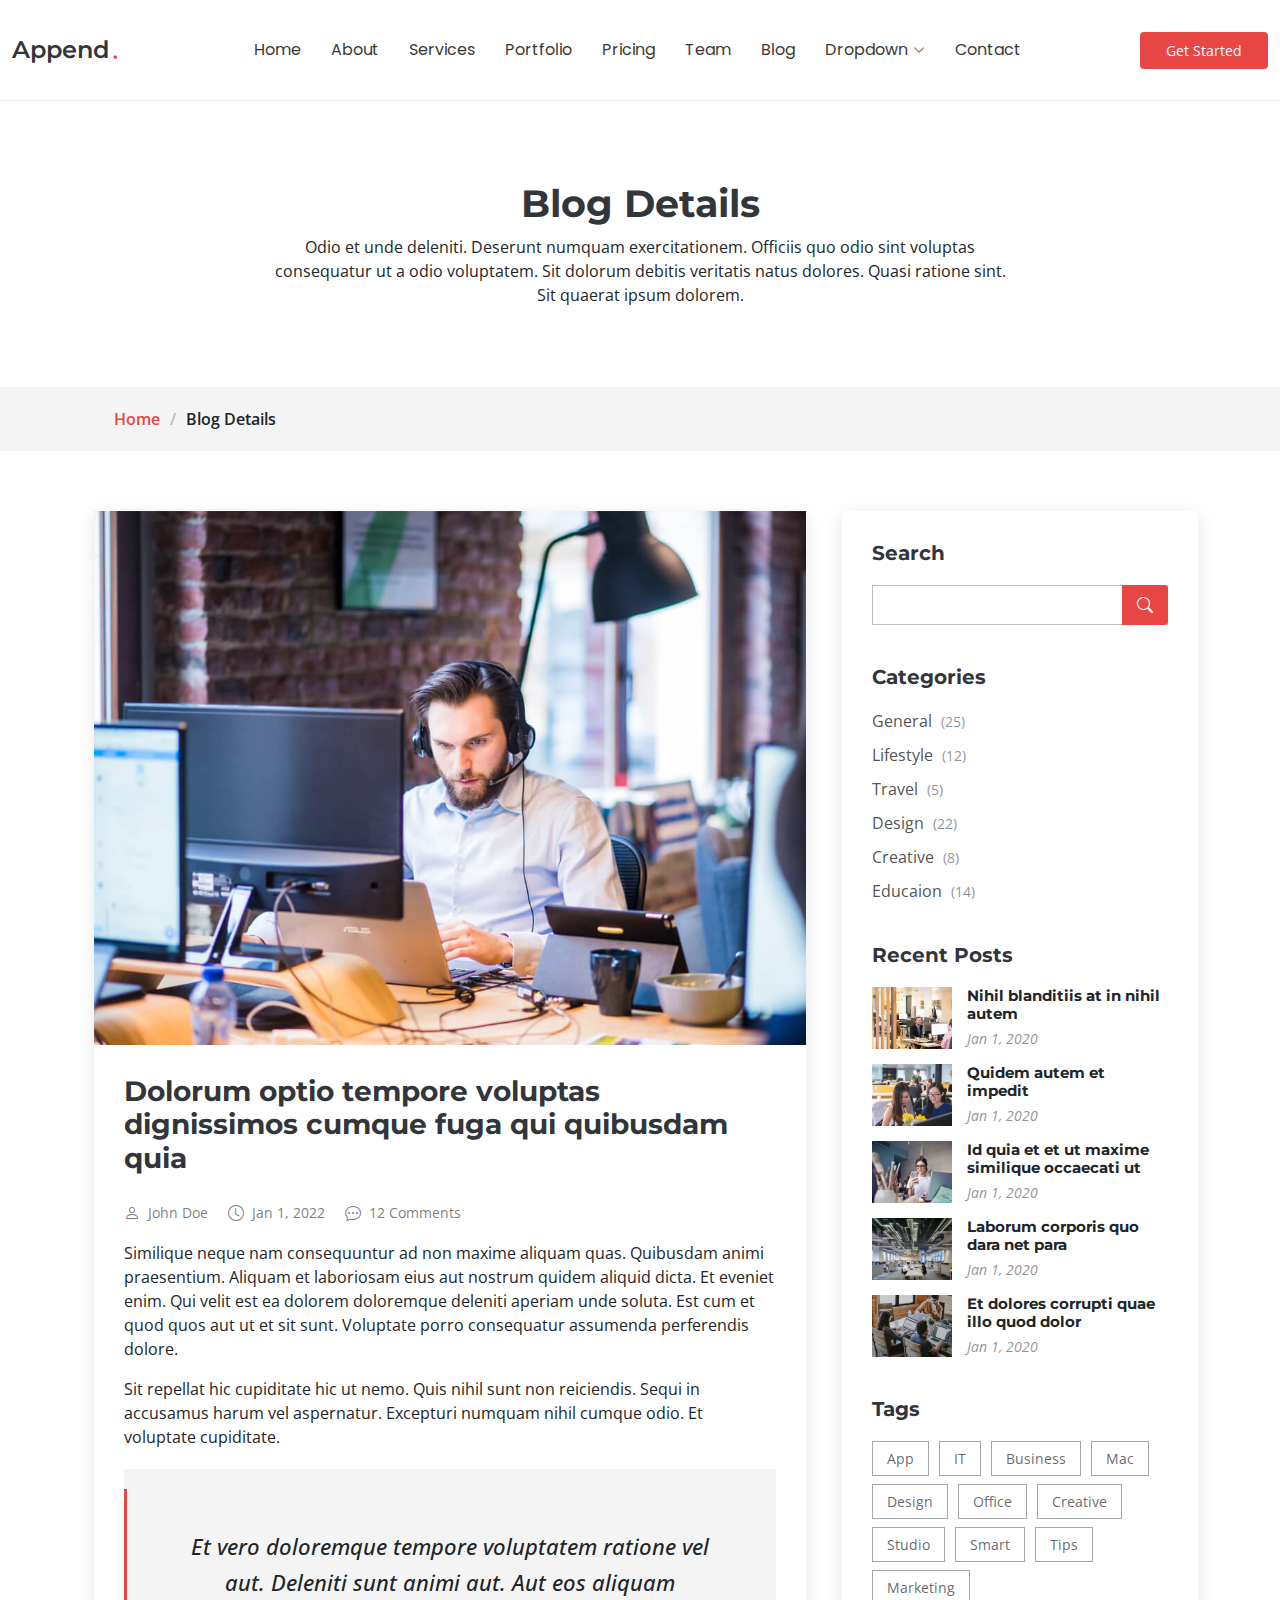
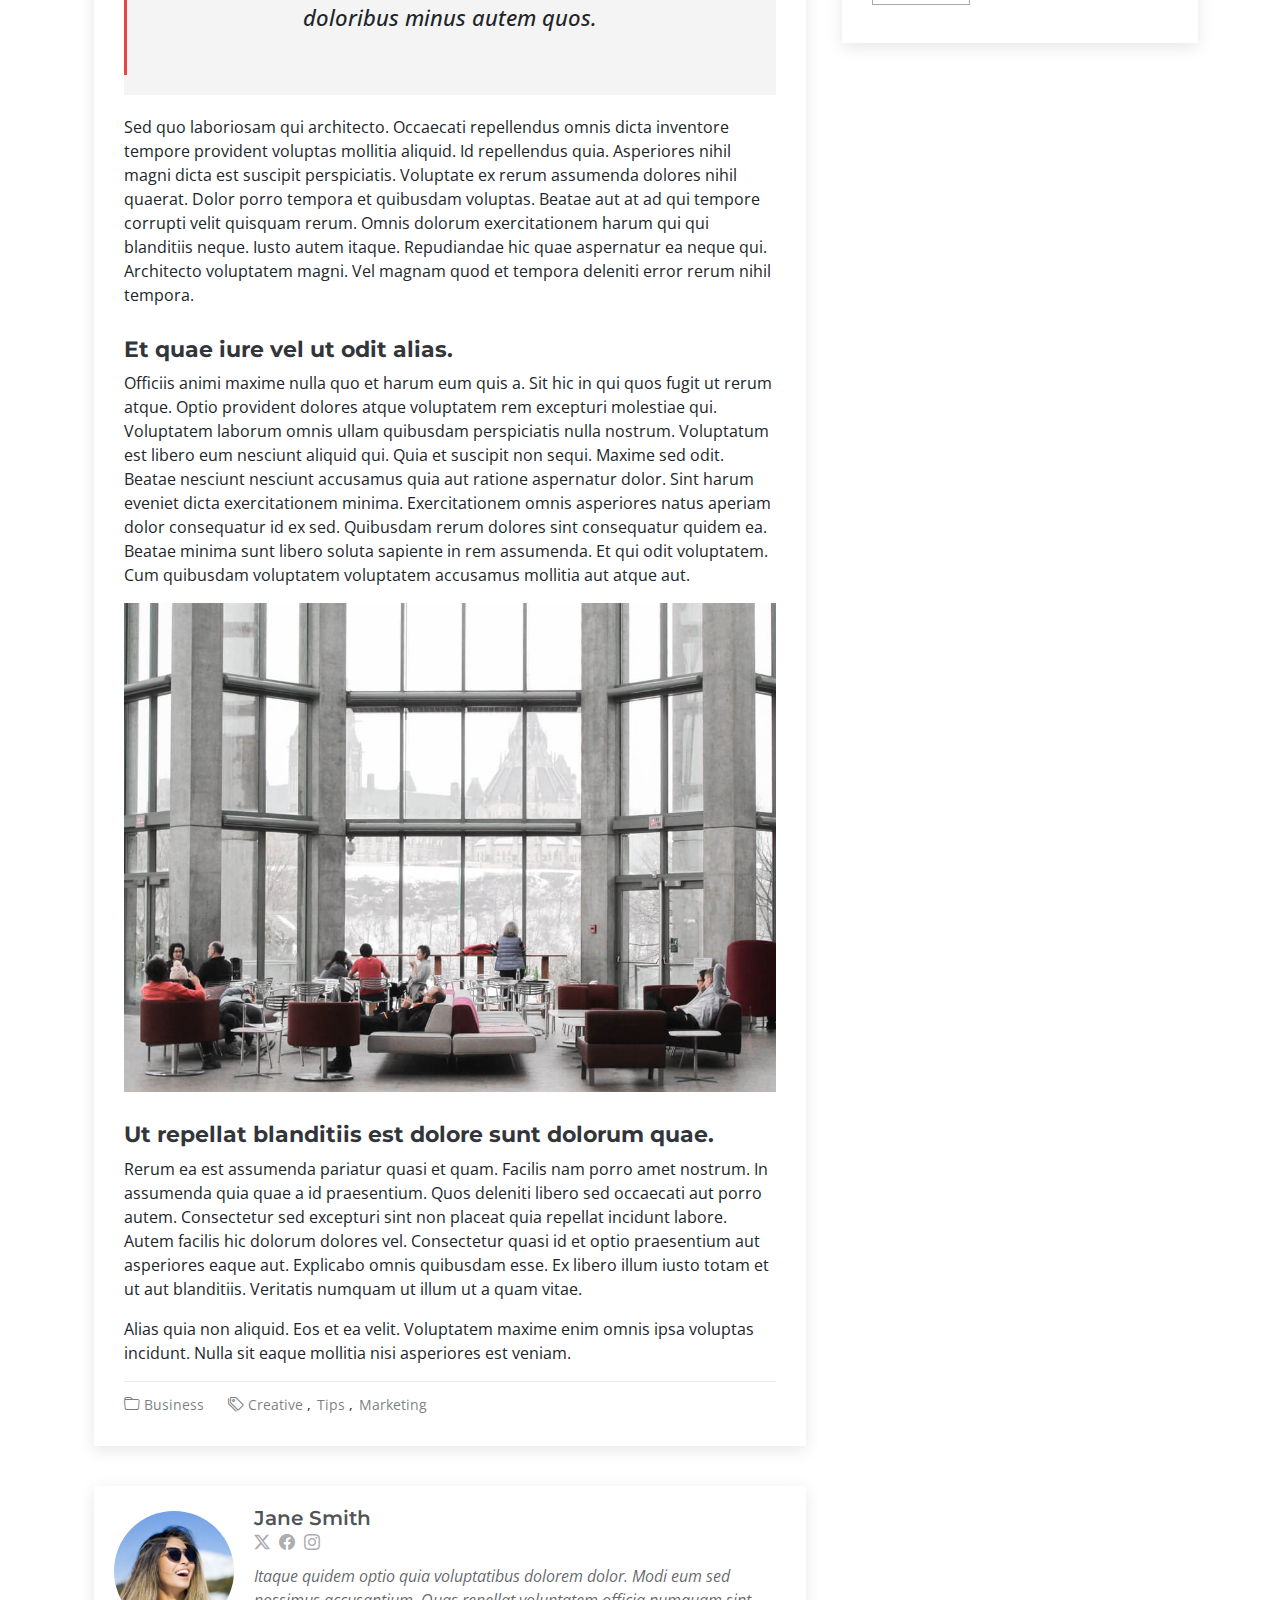
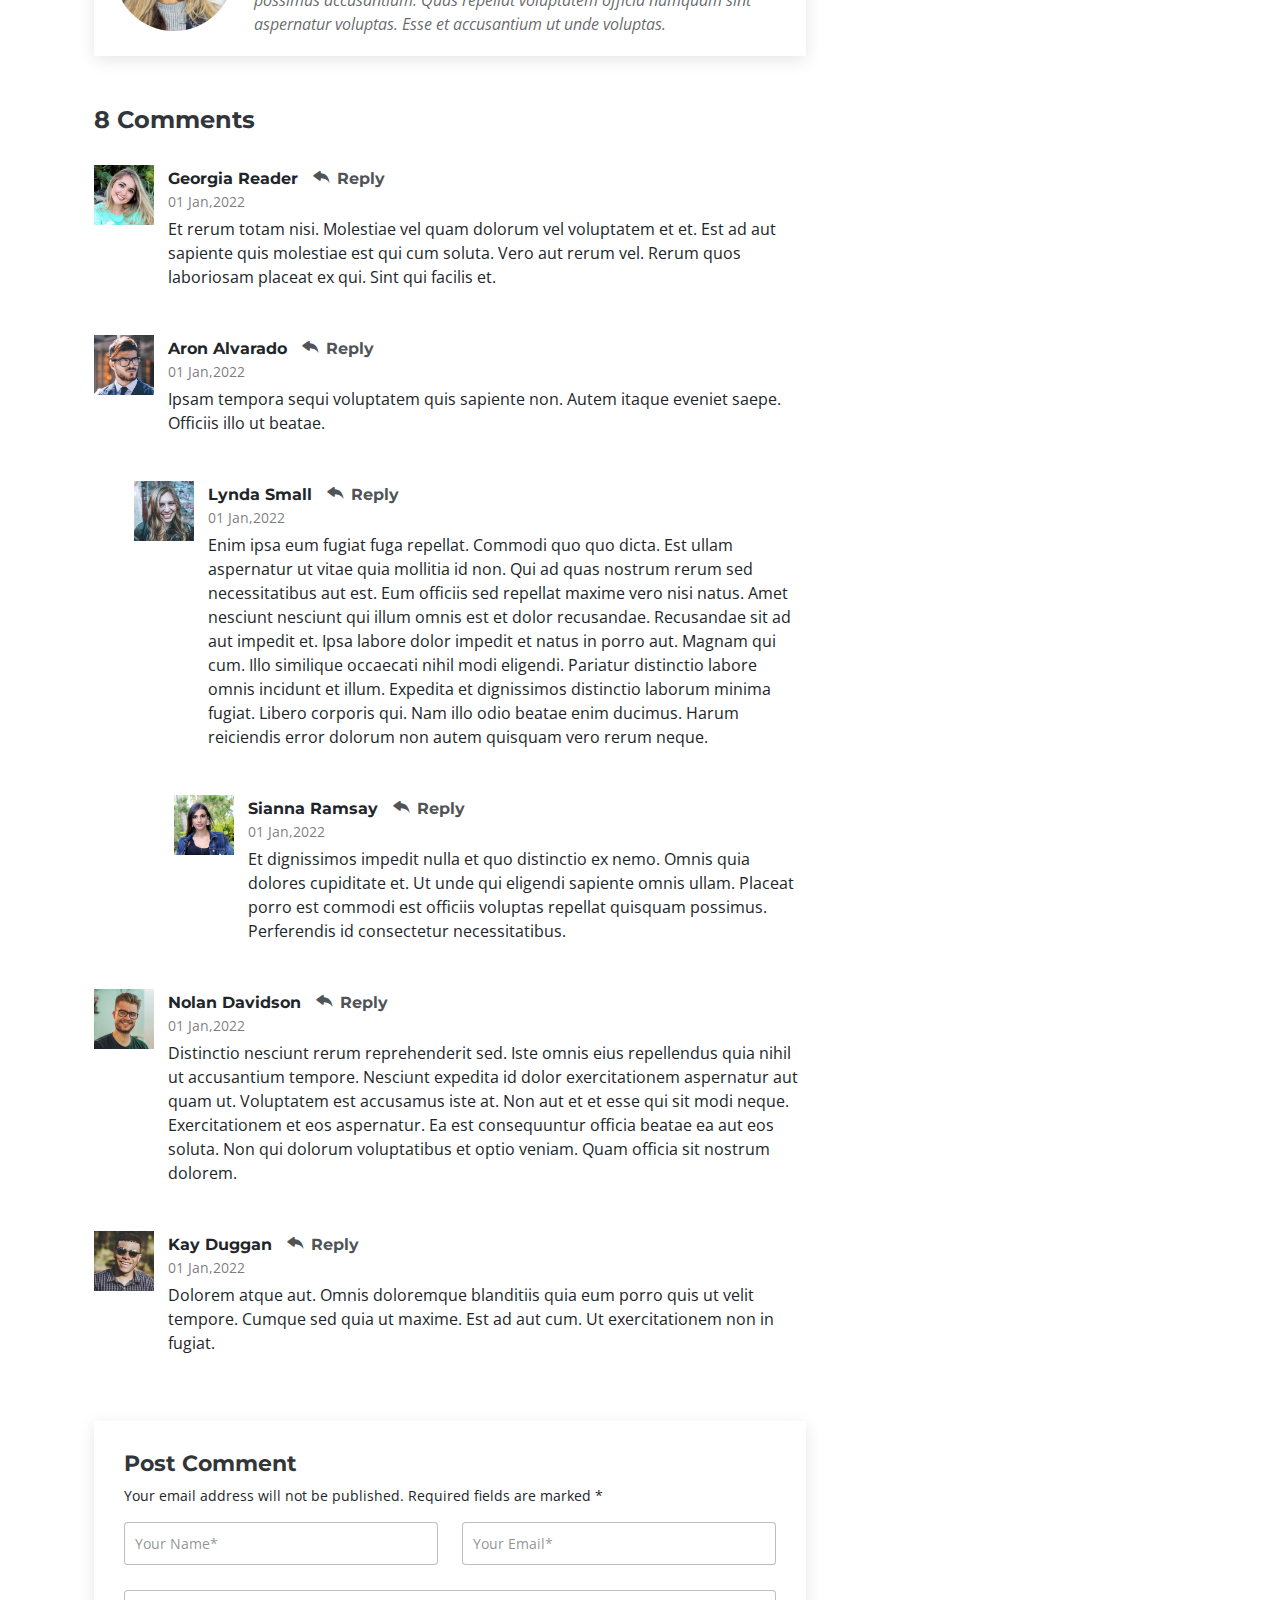
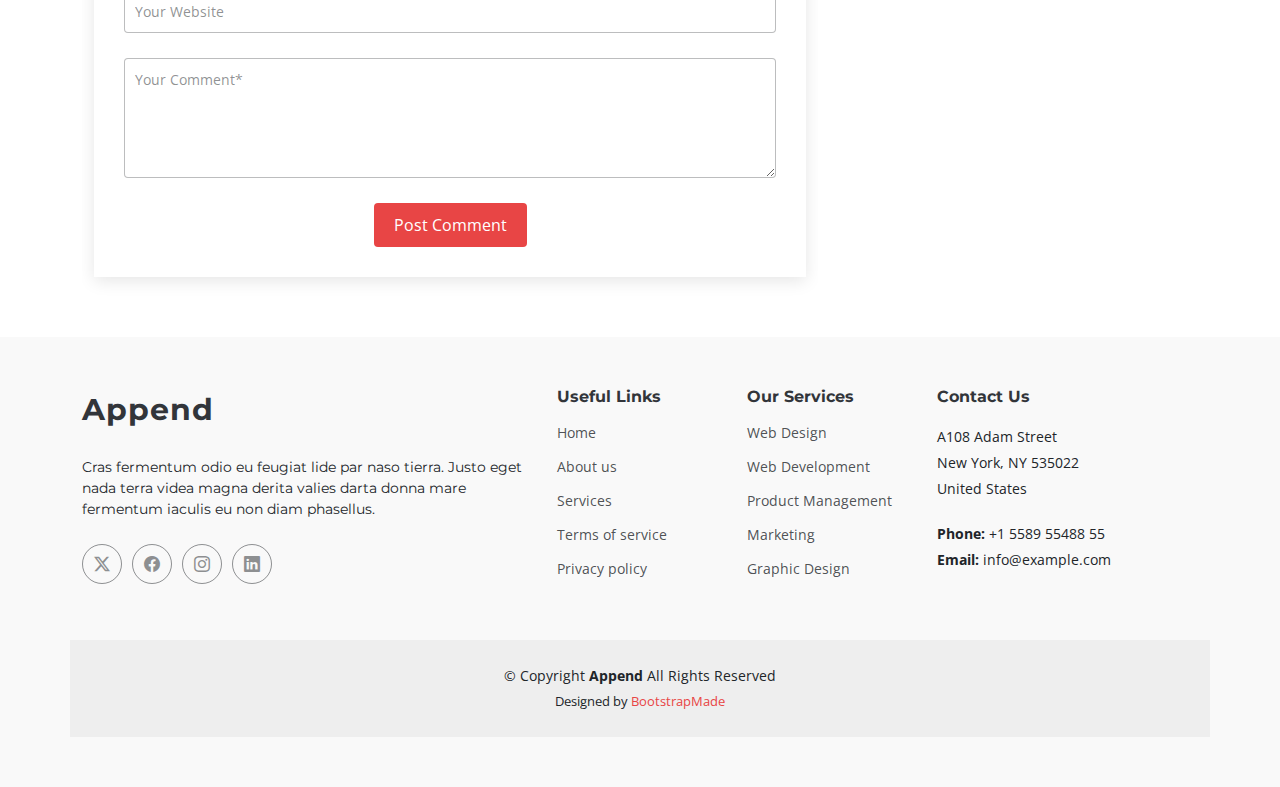
<file: blog-details.html>
<!DOCTYPE html>
<html lang="en">

<head>
  <meta charset="utf-8">
  <meta content="width=device-width, initial-scale=1.0" name="viewport">
  <title>Blog Details - Append Bootstrap Template</title>
  <meta name="description" content="">
  <meta name="keywords" content="">

  <!-- Favicons -->
  <link href="assets/img/favicon.png" rel="icon">
  <link href="assets/img/apple-touch-icon.png" rel="apple-touch-icon">

  <!-- Fonts -->
  <link href="https://fonts.googleapis.com" rel="preconnect">
  <link href="https://fonts.gstatic.com" rel="preconnect" crossorigin>
  <link href="https://fonts.googleapis.com/css2?family=Open+Sans:ital,wght@0,300;0,400;0,500;0,600;0,700;0,800;1,300;1,400;1,500;1,600;1,700;1,800&family=Montserrat:ital,wght@0,100;0,200;0,300;0,400;0,500;0,600;0,700;0,800;0,900;1,100;1,200;1,300;1,400;1,500;1,600;1,700;1,800;1,900&family=Poppins:ital,wght@0,100;0,200;0,300;0,400;0,500;0,600;0,700;0,800;0,900;1,100;1,200;1,300;1,400;1,500;1,600;1,700;1,800;1,900&display=swap" rel="stylesheet">

  <!-- Vendor CSS Files -->
  <link href="assets/vendor/bootstrap/css/bootstrap.min.css" rel="stylesheet">
  <link href="assets/vendor/bootstrap-icons/bootstrap-icons.css" rel="stylesheet">
  <link href="assets/vendor/aos/aos.css" rel="stylesheet">
  <link href="assets/vendor/glightbox/css/glightbox.min.css" rel="stylesheet">
  <link href="assets/vendor/swiper/swiper-bundle.min.css" rel="stylesheet">

  <!-- Main CSS File -->
  <link href="assets/css/main.css" rel="stylesheet">

  <!-- =======================================================
  * Template Name: Append
  * Template URL: https://bootstrapmade.com/append-bootstrap-website-template/
  * Updated: Aug 07 2024 with Bootstrap v5.3.3
  * Author: BootstrapMade.com
  * License: https://bootstrapmade.com/license/
  ======================================================== -->
</head>

<body class="blog-details-page">

  <header id="header" class="header d-flex align-items-center sticky-top">
    <div class="container-fluid position-relative d-flex align-items-center justify-content-between">

      <a href="index.html" class="logo d-flex align-items-center me-auto me-xl-0">
        <!-- Uncomment the line below if you also wish to use an image logo -->
        <!-- <img src="assets/img/logo.png" alt=""> -->
        <h1 class="sitename">Append</h1><span>.</span>
      </a>

      <nav id="navmenu" class="navmenu">
        <ul>
          <li><a href="index.html#hero">Home</a></li>
          <li><a href="index.html#about">About</a></li>
          <li><a href="index.html#services">Services</a></li>
          <li><a href="index.html#portfolio">Portfolio</a></li>
          <li><a href="index.html#pricing">Pricing</a></li>
          <li><a href="index.html#team">Team</a></li>
          <li><a href="blog.html">Blog</a></li>
          <li class="dropdown"><a href="#"><span>Dropdown</span> <i class="bi bi-chevron-down toggle-dropdown"></i></a>
            <ul>
              <li><a href="#">Dropdown 1</a></li>
              <li class="dropdown"><a href="#"><span>Deep Dropdown</span> <i class="bi bi-chevron-down toggle-dropdown"></i></a>
                <ul>
                  <li><a href="#">Deep Dropdown 1</a></li>
                  <li><a href="#">Deep Dropdown 2</a></li>
                  <li><a href="#">Deep Dropdown 3</a></li>
                  <li><a href="#">Deep Dropdown 4</a></li>
                  <li><a href="#">Deep Dropdown 5</a></li>
                </ul>
              </li>
              <li><a href="#">Dropdown 2</a></li>
              <li><a href="#">Dropdown 3</a></li>
              <li><a href="#">Dropdown 4</a></li>
            </ul>
          </li>
          <li><a href="index.html#contact">Contact</a></li>
        </ul>
        <i class="mobile-nav-toggle d-xl-none bi bi-list"></i>
      </nav>

      <a class="btn-getstarted" href="index.html#about">Get Started</a>

    </div>
  </header>

  <main class="main">

    <!-- Page Title -->
    <div class="page-title" data-aos="fade">
      <div class="heading">
        <div class="container">
          <div class="row d-flex justify-content-center text-center">
            <div class="col-lg-8">
              <h1>Blog Details</h1>
              <p class="mb-0">Odio et unde deleniti. Deserunt numquam exercitationem. Officiis quo odio sint voluptas consequatur ut a odio voluptatem. Sit dolorum debitis veritatis natus dolores. Quasi ratione sint. Sit quaerat ipsum dolorem.</p>
            </div>
          </div>
        </div>
      </div>
      <nav class="breadcrumbs">
        <div class="container">
          <ol>
            <li><a href="index.html">Home</a></li>
            <li class="current">Blog Details</li>
          </ol>
        </div>
      </nav>
    </div><!-- End Page Title -->

    <div class="container">
      <div class="row">

        <div class="col-lg-8">

          <!-- Blog Details Section -->
          <section id="blog-details" class="blog-details section">
            <div class="container">

              <article class="article">

                <div class="post-img">
                  <img src="assets/img/blog/blog-1.jpg" alt="" class="img-fluid">
                </div>

                <h2 class="title">Dolorum optio tempore voluptas dignissimos cumque fuga qui quibusdam quia</h2>

                <div class="meta-top">
                  <ul>
                    <li class="d-flex align-items-center"><i class="bi bi-person"></i> <a href="blog-details.html">John Doe</a></li>
                    <li class="d-flex align-items-center"><i class="bi bi-clock"></i> <a href="blog-details.html"><time datetime="2020-01-01">Jan 1, 2022</time></a></li>
                    <li class="d-flex align-items-center"><i class="bi bi-chat-dots"></i> <a href="blog-details.html">12 Comments</a></li>
                  </ul>
                </div><!-- End meta top -->

                <div class="content">
                  <p>
                    Similique neque nam consequuntur ad non maxime aliquam quas. Quibusdam animi praesentium. Aliquam et laboriosam eius aut nostrum quidem aliquid dicta.
                    Et eveniet enim. Qui velit est ea dolorem doloremque deleniti aperiam unde soluta. Est cum et quod quos aut ut et sit sunt. Voluptate porro consequatur assumenda perferendis dolore.
                  </p>

                  <p>
                    Sit repellat hic cupiditate hic ut nemo. Quis nihil sunt non reiciendis. Sequi in accusamus harum vel aspernatur. Excepturi numquam nihil cumque odio. Et voluptate cupiditate.
                  </p>

                  <blockquote>
                    <p>
                      Et vero doloremque tempore voluptatem ratione vel aut. Deleniti sunt animi aut. Aut eos aliquam doloribus minus autem quos.
                    </p>
                  </blockquote>

                  <p>
                    Sed quo laboriosam qui architecto. Occaecati repellendus omnis dicta inventore tempore provident voluptas mollitia aliquid. Id repellendus quia. Asperiores nihil magni dicta est suscipit perspiciatis. Voluptate ex rerum assumenda dolores nihil quaerat.
                    Dolor porro tempora et quibusdam voluptas. Beatae aut at ad qui tempore corrupti velit quisquam rerum. Omnis dolorum exercitationem harum qui qui blanditiis neque.
                    Iusto autem itaque. Repudiandae hic quae aspernatur ea neque qui. Architecto voluptatem magni. Vel magnam quod et tempora deleniti error rerum nihil tempora.
                  </p>

                  <h3>Et quae iure vel ut odit alias.</h3>
                  <p>
                    Officiis animi maxime nulla quo et harum eum quis a. Sit hic in qui quos fugit ut rerum atque. Optio provident dolores atque voluptatem rem excepturi molestiae qui. Voluptatem laborum omnis ullam quibusdam perspiciatis nulla nostrum. Voluptatum est libero eum nesciunt aliquid qui.
                    Quia et suscipit non sequi. Maxime sed odit. Beatae nesciunt nesciunt accusamus quia aut ratione aspernatur dolor. Sint harum eveniet dicta exercitationem minima. Exercitationem omnis asperiores natus aperiam dolor consequatur id ex sed. Quibusdam rerum dolores sint consequatur quidem ea.
                    Beatae minima sunt libero soluta sapiente in rem assumenda. Et qui odit voluptatem. Cum quibusdam voluptatem voluptatem accusamus mollitia aut atque aut.
                  </p>
                  <img src="assets/img/blog/blog-inside-post.jpg" class="img-fluid" alt="">

                  <h3>Ut repellat blanditiis est dolore sunt dolorum quae.</h3>
                  <p>
                    Rerum ea est assumenda pariatur quasi et quam. Facilis nam porro amet nostrum. In assumenda quia quae a id praesentium. Quos deleniti libero sed occaecati aut porro autem. Consectetur sed excepturi sint non placeat quia repellat incidunt labore. Autem facilis hic dolorum dolores vel.
                    Consectetur quasi id et optio praesentium aut asperiores eaque aut. Explicabo omnis quibusdam esse. Ex libero illum iusto totam et ut aut blanditiis. Veritatis numquam ut illum ut a quam vitae.
                  </p>
                  <p>
                    Alias quia non aliquid. Eos et ea velit. Voluptatem maxime enim omnis ipsa voluptas incidunt. Nulla sit eaque mollitia nisi asperiores est veniam.
                  </p>

                </div><!-- End post content -->

                <div class="meta-bottom">
                  <i class="bi bi-folder"></i>
                  <ul class="cats">
                    <li><a href="#">Business</a></li>
                  </ul>

                  <i class="bi bi-tags"></i>
                  <ul class="tags">
                    <li><a href="#">Creative</a></li>
                    <li><a href="#">Tips</a></li>
                    <li><a href="#">Marketing</a></li>
                  </ul>
                </div><!-- End meta bottom -->

              </article>

            </div>
          </section><!-- /Blog Details Section -->

          <!-- Blog Author Section -->
          <section id="blog-author" class="blog-author section">

            <div class="container">
              <div class="author-container d-flex align-items-center">
                <img src="assets/img/blog/blog-author.jpg" class="rounded-circle flex-shrink-0" alt="">
                <div>
                  <h4>Jane Smith</h4>
                  <div class="social-links">
                    <a href="https://x.com/#"><i class="bi bi-twitter-x"></i></a>
                    <a href="https://facebook.com/#"><i class="bi bi-facebook"></i></a>
                    <a href="https://instagram.com/#"><i class="biu bi-instagram"></i></a>
                  </div>
                  <p>
                    Itaque quidem optio quia voluptatibus dolorem dolor. Modi eum sed possimus accusantium. Quas repellat voluptatem officia numquam sint aspernatur voluptas. Esse et accusantium ut unde voluptas.
                  </p>
                </div>
              </div>
            </div>

          </section><!-- /Blog Author Section -->

          <!-- Blog Comments Section -->
          <section id="blog-comments" class="blog-comments section">

            <div class="container">

              <h4 class="comments-count">8 Comments</h4>

              <div id="comment-1" class="comment">
                <div class="d-flex">
                  <div class="comment-img"><img src="assets/img/blog/comments-1.jpg" alt=""></div>
                  <div>
                    <h5><a href="">Georgia Reader</a> <a href="#" class="reply"><i class="bi bi-reply-fill"></i> Reply</a></h5>
                    <time datetime="2020-01-01">01 Jan,2022</time>
                    <p>
                      Et rerum totam nisi. Molestiae vel quam dolorum vel voluptatem et et. Est ad aut sapiente quis molestiae est qui cum soluta.
                      Vero aut rerum vel. Rerum quos laboriosam placeat ex qui. Sint qui facilis et.
                    </p>
                  </div>
                </div>
              </div><!-- End comment #1 -->

              <div id="comment-2" class="comment">
                <div class="d-flex">
                  <div class="comment-img"><img src="assets/img/blog/comments-2.jpg" alt=""></div>
                  <div>
                    <h5><a href="">Aron Alvarado</a> <a href="#" class="reply"><i class="bi bi-reply-fill"></i> Reply</a></h5>
                    <time datetime="2020-01-01">01 Jan,2022</time>
                    <p>
                      Ipsam tempora sequi voluptatem quis sapiente non. Autem itaque eveniet saepe. Officiis illo ut beatae.
                    </p>
                  </div>
                </div>

                <div id="comment-reply-1" class="comment comment-reply">
                  <div class="d-flex">
                    <div class="comment-img"><img src="assets/img/blog/comments-3.jpg" alt=""></div>
                    <div>
                      <h5><a href="">Lynda Small</a> <a href="#" class="reply"><i class="bi bi-reply-fill"></i> Reply</a></h5>
                      <time datetime="2020-01-01">01 Jan,2022</time>
                      <p>
                        Enim ipsa eum fugiat fuga repellat. Commodi quo quo dicta. Est ullam aspernatur ut vitae quia mollitia id non. Qui ad quas nostrum rerum sed necessitatibus aut est. Eum officiis sed repellat maxime vero nisi natus. Amet nesciunt nesciunt qui illum omnis est et dolor recusandae.

                        Recusandae sit ad aut impedit et. Ipsa labore dolor impedit et natus in porro aut. Magnam qui cum. Illo similique occaecati nihil modi eligendi. Pariatur distinctio labore omnis incidunt et illum. Expedita et dignissimos distinctio laborum minima fugiat.

                        Libero corporis qui. Nam illo odio beatae enim ducimus. Harum reiciendis error dolorum non autem quisquam vero rerum neque.
                      </p>
                    </div>
                  </div>

                  <div id="comment-reply-2" class="comment comment-reply">
                    <div class="d-flex">
                      <div class="comment-img"><img src="assets/img/blog/comments-4.jpg" alt=""></div>
                      <div>
                        <h5><a href="">Sianna Ramsay</a> <a href="#" class="reply"><i class="bi bi-reply-fill"></i> Reply</a></h5>
                        <time datetime="2020-01-01">01 Jan,2022</time>
                        <p>
                          Et dignissimos impedit nulla et quo distinctio ex nemo. Omnis quia dolores cupiditate et. Ut unde qui eligendi sapiente omnis ullam. Placeat porro est commodi est officiis voluptas repellat quisquam possimus. Perferendis id consectetur necessitatibus.
                        </p>
                      </div>
                    </div>

                  </div><!-- End comment reply #2-->

                </div><!-- End comment reply #1-->

              </div><!-- End comment #2-->

              <div id="comment-3" class="comment">
                <div class="d-flex">
                  <div class="comment-img"><img src="assets/img/blog/comments-5.jpg" alt=""></div>
                  <div>
                    <h5><a href="">Nolan Davidson</a> <a href="#" class="reply"><i class="bi bi-reply-fill"></i> Reply</a></h5>
                    <time datetime="2020-01-01">01 Jan,2022</time>
                    <p>
                      Distinctio nesciunt rerum reprehenderit sed. Iste omnis eius repellendus quia nihil ut accusantium tempore. Nesciunt expedita id dolor exercitationem aspernatur aut quam ut. Voluptatem est accusamus iste at.
                      Non aut et et esse qui sit modi neque. Exercitationem et eos aspernatur. Ea est consequuntur officia beatae ea aut eos soluta. Non qui dolorum voluptatibus et optio veniam. Quam officia sit nostrum dolorem.
                    </p>
                  </div>
                </div>

              </div><!-- End comment #3 -->

              <div id="comment-4" class="comment">
                <div class="d-flex">
                  <div class="comment-img"><img src="assets/img/blog/comments-6.jpg" alt=""></div>
                  <div>
                    <h5><a href="">Kay Duggan</a> <a href="#" class="reply"><i class="bi bi-reply-fill"></i> Reply</a></h5>
                    <time datetime="2020-01-01">01 Jan,2022</time>
                    <p>
                      Dolorem atque aut. Omnis doloremque blanditiis quia eum porro quis ut velit tempore. Cumque sed quia ut maxime. Est ad aut cum. Ut exercitationem non in fugiat.
                    </p>
                  </div>
                </div>

              </div><!-- End comment #4 -->

            </div>

          </section><!-- /Blog Comments Section -->

          <!-- Comment Form Section -->
          <section id="comment-form" class="comment-form section">
            <div class="container">

              <form action="">

                <h4>Post Comment</h4>
                <p>Your email address will not be published. Required fields are marked * </p>
                <div class="row">
                  <div class="col-md-6 form-group">
                    <input name="name" type="text" class="form-control" placeholder="Your Name*">
                  </div>
                  <div class="col-md-6 form-group">
                    <input name="email" type="text" class="form-control" placeholder="Your Email*">
                  </div>
                </div>
                <div class="row">
                  <div class="col form-group">
                    <input name="website" type="text" class="form-control" placeholder="Your Website">
                  </div>
                </div>
                <div class="row">
                  <div class="col form-group">
                    <textarea name="comment" class="form-control" placeholder="Your Comment*"></textarea>
                  </div>
                </div>

                <div class="text-center">
                  <button type="submit" class="btn btn-primary">Post Comment</button>
                </div>

              </form>

            </div>
          </section><!-- /Comment Form Section -->

        </div>

        <div class="col-lg-4 sidebar">

          <div class="widgets-container">

            <!-- Search Widget -->
            <div class="search-widget widget-item">

              <h3 class="widget-title">Search</h3>
              <form action="">
                <input type="text">
                <button type="submit" title="Search"><i class="bi bi-search"></i></button>
              </form>

            </div><!--/Search Widget -->

            <!-- Categories Widget -->
            <div class="categories-widget widget-item">

              <h3 class="widget-title">Categories</h3>
              <ul class="mt-3">
                <li><a href="#">General <span>(25)</span></a></li>
                <li><a href="#">Lifestyle <span>(12)</span></a></li>
                <li><a href="#">Travel <span>(5)</span></a></li>
                <li><a href="#">Design <span>(22)</span></a></li>
                <li><a href="#">Creative <span>(8)</span></a></li>
                <li><a href="#">Educaion <span>(14)</span></a></li>
              </ul>

            </div><!--/Categories Widget -->

            <!-- Recent Posts Widget -->
            <div class="recent-posts-widget widget-item">

              <h3 class="widget-title">Recent Posts</h3>

              <div class="post-item">
                <img src="assets/img/blog/blog-recent-1.jpg" alt="" class="flex-shrink-0">
                <div>
                  <h4><a href="blog-details.html">Nihil blanditiis at in nihil autem</a></h4>
                  <time datetime="2020-01-01">Jan 1, 2020</time>
                </div>
              </div><!-- End recent post item-->

              <div class="post-item">
                <img src="assets/img/blog/blog-recent-2.jpg" alt="" class="flex-shrink-0">
                <div>
                  <h4><a href="blog-details.html">Quidem autem et impedit</a></h4>
                  <time datetime="2020-01-01">Jan 1, 2020</time>
                </div>
              </div><!-- End recent post item-->

              <div class="post-item">
                <img src="assets/img/blog/blog-recent-3.jpg" alt="" class="flex-shrink-0">
                <div>
                  <h4><a href="blog-details.html">Id quia et et ut maxime similique occaecati ut</a></h4>
                  <time datetime="2020-01-01">Jan 1, 2020</time>
                </div>
              </div><!-- End recent post item-->

              <div class="post-item">
                <img src="assets/img/blog/blog-recent-4.jpg" alt="" class="flex-shrink-0">
                <div>
                  <h4><a href="blog-details.html">Laborum corporis quo dara net para</a></h4>
                  <time datetime="2020-01-01">Jan 1, 2020</time>
                </div>
              </div><!-- End recent post item-->

              <div class="post-item">
                <img src="assets/img/blog/blog-recent-5.jpg" alt="" class="flex-shrink-0">
                <div>
                  <h4><a href="blog-details.html">Et dolores corrupti quae illo quod dolor</a></h4>
                  <time datetime="2020-01-01">Jan 1, 2020</time>
                </div>
              </div><!-- End recent post item-->

            </div><!--/Recent Posts Widget -->

            <!-- Tags Widget -->
            <div class="tags-widget widget-item">

              <h3 class="widget-title">Tags</h3>
              <ul>
                <li><a href="#">App</a></li>
                <li><a href="#">IT</a></li>
                <li><a href="#">Business</a></li>
                <li><a href="#">Mac</a></li>
                <li><a href="#">Design</a></li>
                <li><a href="#">Office</a></li>
                <li><a href="#">Creative</a></li>
                <li><a href="#">Studio</a></li>
                <li><a href="#">Smart</a></li>
                <li><a href="#">Tips</a></li>
                <li><a href="#">Marketing</a></li>
              </ul>

            </div><!--/Tags Widget -->

          </div>

        </div>

      </div>
    </div>

  </main>

  <footer id="footer" class="footer position-relative light-background">

    <div class="container footer-top">
      <div class="row gy-4">
        <div class="col-lg-5 col-md-12 footer-about">
          <a href="index.html" class="logo d-flex align-items-center">
            <span class="sitename">Append</span>
          </a>
          <p>Cras fermentum odio eu feugiat lide par naso tierra. Justo eget nada terra videa magna derita valies darta donna mare fermentum iaculis eu non diam phasellus.</p>
          <div class="social-links d-flex mt-4">
            <a href=""><i class="bi bi-twitter-x"></i></a>
            <a href=""><i class="bi bi-facebook"></i></a>
            <a href=""><i class="bi bi-instagram"></i></a>
            <a href=""><i class="bi bi-linkedin"></i></a>
          </div>
        </div>

        <div class="col-lg-2 col-6 footer-links">
          <h4>Useful Links</h4>
          <ul>
            <li><a href="#">Home</a></li>
            <li><a href="#">About us</a></li>
            <li><a href="#">Services</a></li>
            <li><a href="#">Terms of service</a></li>
            <li><a href="#">Privacy policy</a></li>
          </ul>
        </div>

        <div class="col-lg-2 col-6 footer-links">
          <h4>Our Services</h4>
          <ul>
            <li><a href="#">Web Design</a></li>
            <li><a href="#">Web Development</a></li>
            <li><a href="#">Product Management</a></li>
            <li><a href="#">Marketing</a></li>
            <li><a href="#">Graphic Design</a></li>
          </ul>
        </div>

        <div class="col-lg-3 col-md-12 footer-contact text-center text-md-start">
          <h4>Contact Us</h4>
          <p>A108 Adam Street</p>
          <p>New York, NY 535022</p>
          <p>United States</p>
          <p class="mt-4"><strong>Phone:</strong> <span>+1 5589 55488 55</span></p>
          <p><strong>Email:</strong> <span>info@example.com</span></p>
        </div>

      </div>
    </div>

    <div class="container copyright text-center mt-4">
      <p>© <span>Copyright</span> <strong class="sitename">Append</strong> <span>All Rights Reserved</span></p>
      <div class="credits">
        <!-- All the links in the footer should remain intact. -->
        <!-- You can delete the links only if you've purchased the pro version. -->
        <!-- Licensing information: https://bootstrapmade.com/license/ -->
        <!-- Purchase the pro version with working PHP/AJAX contact form: [buy-url] -->
        Designed by <a href="https://bootstrapmade.com/">BootstrapMade</a>
      </div>
    </div>

  </footer>

  <!-- Scroll Top -->
  <a href="#" id="scroll-top" class="scroll-top d-flex align-items-center justify-content-center"><i class="bi bi-arrow-up-short"></i></a>

  <!-- Preloader -->
  <div id="preloader"></div>

  <!-- Vendor JS Files -->
  <script src="assets/vendor/bootstrap/js/bootstrap.bundle.min.js"></script>
  <script src="assets/vendor/php-email-form/validate.js"></script>
  <script src="assets/vendor/aos/aos.js"></script>
  <script src="assets/vendor/glightbox/js/glightbox.min.js"></script>
  <script src="assets/vendor/purecounter/purecounter_vanilla.js"></script>
  <script src="assets/vendor/imagesloaded/imagesloaded.pkgd.min.js"></script>
  <script src="assets/vendor/isotope-layout/isotope.pkgd.min.js"></script>
  <script src="assets/vendor/swiper/swiper-bundle.min.js"></script>

  <!-- Main JS File -->
  <script src="assets/js/main.js"></script>

</body>

</html>
</file>
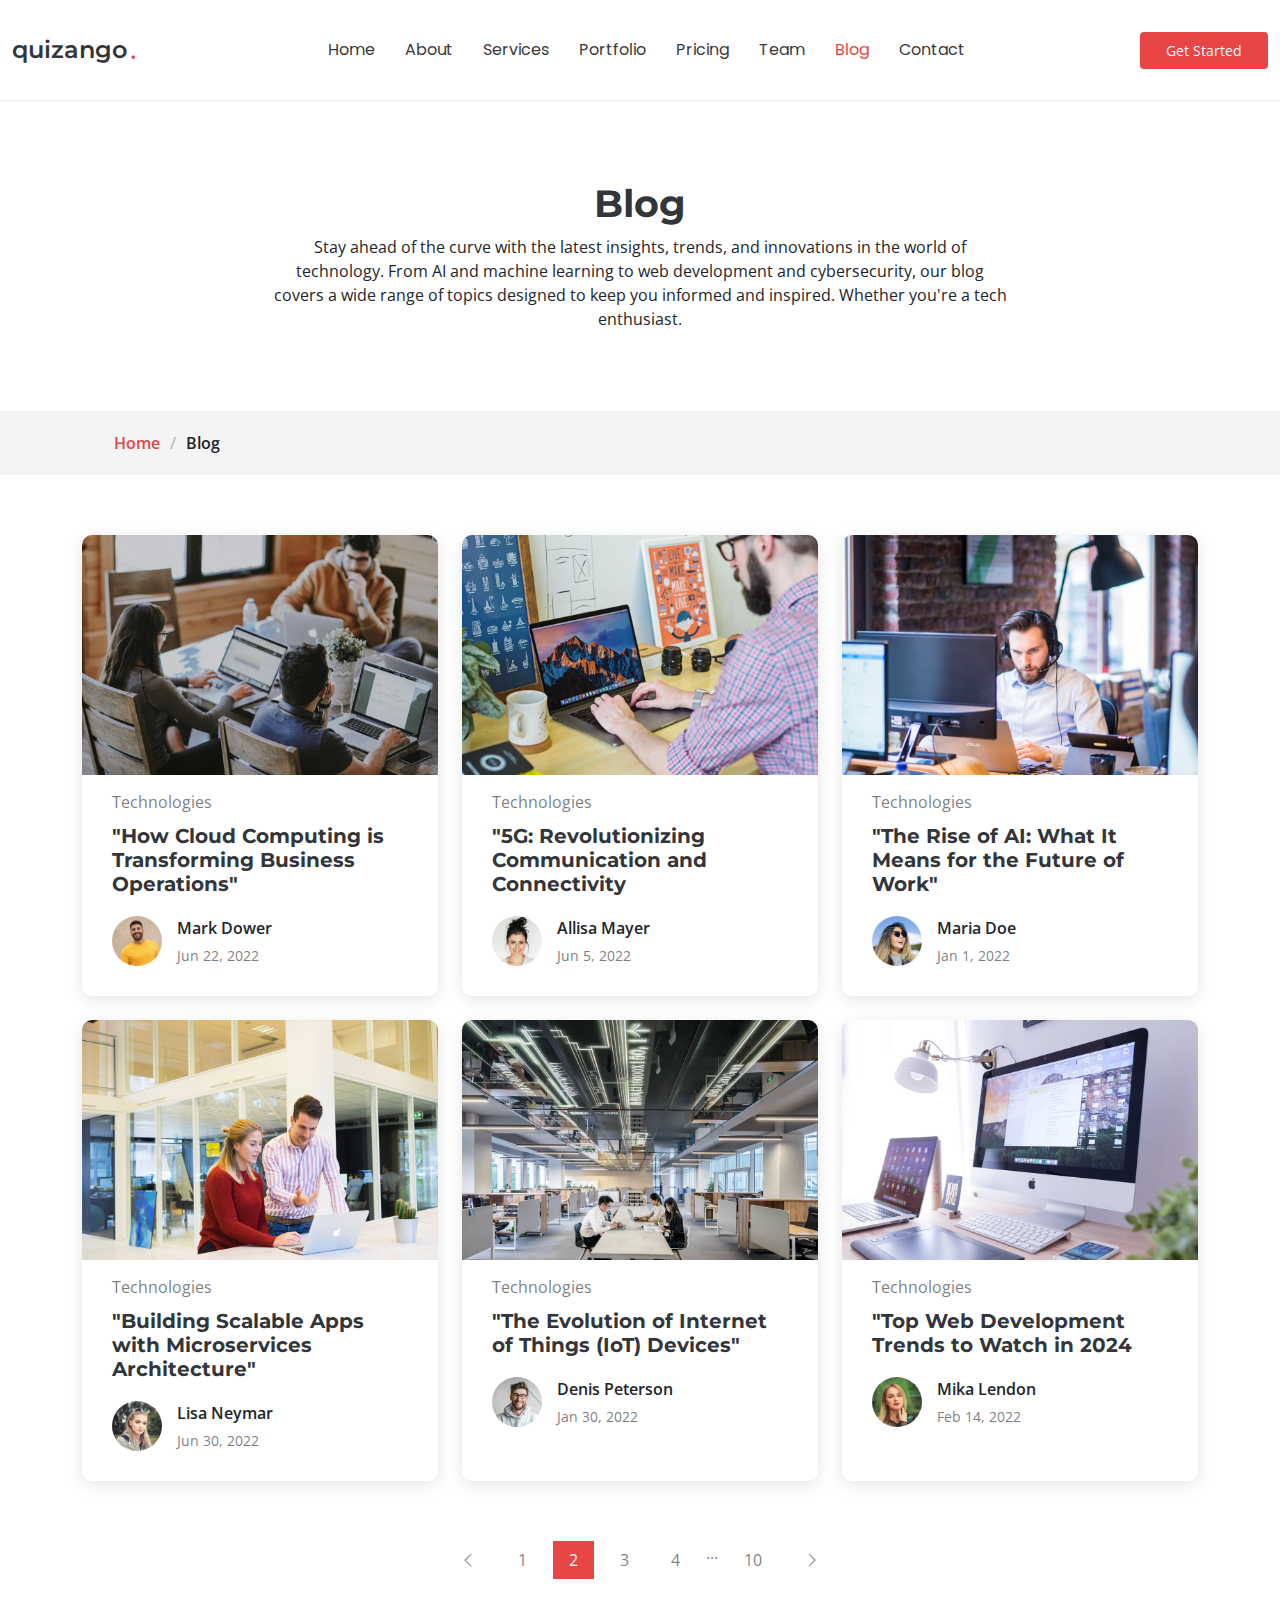
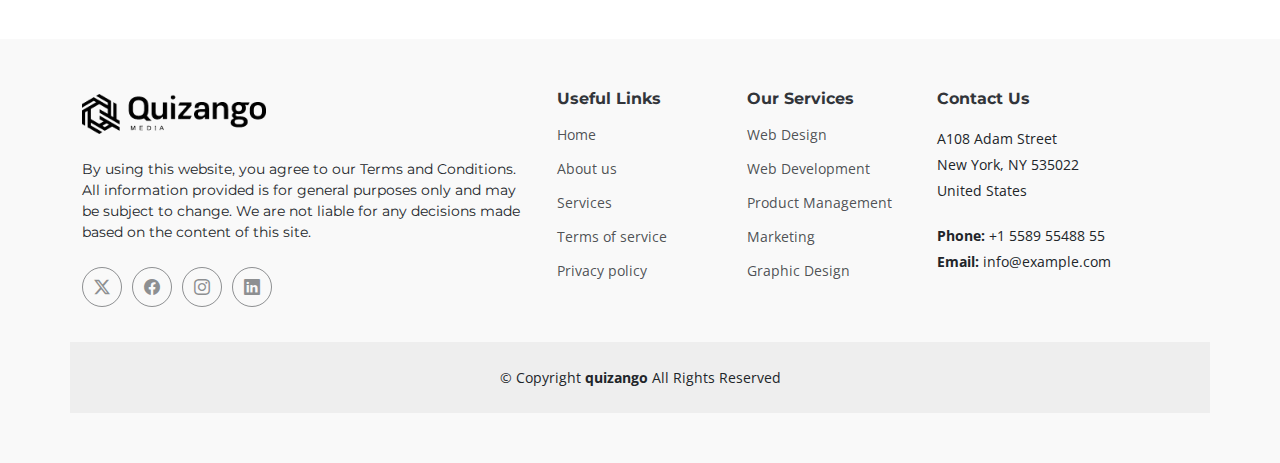
<file: blog.html>
<!DOCTYPE html>
<html lang="en">

<head>
  <meta charset="utf-8">
  <meta content="width=device-width, initial-scale=1.0" name="viewport">
  <title>quizango</title>
  <meta name="description" content="">
  <meta name="keywords" content="">

  <!-- Favicons -->
  <link href="assets/img/apple-touch-icon.png" rel="apple-touch-icon">

  <!-- Fonts -->
  <link href="https://fonts.googleapis.com" rel="preconnect">
  <link href="https://fonts.gstatic.com" rel="preconnect" crossorigin>
  <link href="https://fonts.googleapis.com/css2?family=Open+Sans:ital,wght@0,300;0,400;0,500;0,600;0,700;0,800;1,300;1,400;1,500;1,600;1,700;1,800&family=Montserrat:ital,wght@0,100;0,200;0,300;0,400;0,500;0,600;0,700;0,800;0,900;1,100;1,200;1,300;1,400;1,500;1,600;1,700;1,800;1,900&family=Poppins:ital,wght@0,100;0,200;0,300;0,400;0,500;0,600;0,700;0,800;0,900;1,100;1,200;1,300;1,400;1,500;1,600;1,700;1,800;1,900&display=swap" rel="stylesheet">

  <!-- Vendor CSS Files -->
  <link href="assets/vendor/bootstrap/css/bootstrap.min.css" rel="stylesheet">
  <link href="assets/vendor/bootstrap-icons/bootstrap-icons.css" rel="stylesheet">
  <link href="assets/vendor/aos/aos.css" rel="stylesheet">
  <link href="assets/vendor/glightbox/css/glightbox.min.css" rel="stylesheet">
  <link href="assets/vendor/swiper/swiper-bundle.min.css" rel="stylesheet">

  <!-- Main CSS File -->
  <link href="assets/css/main.css" rel="stylesheet">
</head>

<body class="blog-page">

  <header id="header" class="header d-flex align-items-center sticky-top">
    <div class="container-fluid position-relative d-flex align-items-center justify-content-between">

      <a href="index.html" class="logo d-flex align-items-center me-auto me-xl-0">
        <h1 class="sitename">quizango</h1><span>.</span>
      </a>

      <nav id="navmenu" class="navmenu">
        <ul>
          <li><a href="index.html#hero">Home</a></li>
          <li><a href="index.html#about">About</a></li>
          <li><a href="index.html#services">Services</a></li>
          <li><a href="index.html#portfolio">Portfolio</a></li>
          <li><a href="index.html#pricing">Pricing</a></li>
          <li><a href="index.html#team">Team</a></li>
          <li><a href="blog.html" class="active">Blog</a></li>
       
          <li><a href="index.html#contact">Contact</a></li>
        </ul>
        <i class="mobile-nav-toggle d-xl-none bi bi-list"></i>
      </nav>

      <a class="btn-getstarted" href="index.html#about">Get Started</a>

    </div>
  </header>

  <main class="main">

    <!-- Page Title -->
    <div class="page-title" data-aos="fade">
      <div class="heading">
        <div class="container">
          <div class="row d-flex justify-content-center text-center">
            <div class="col-lg-8">
              <h1>Blog</h1>
              <p class="mb-0">Stay ahead of the curve with the latest insights, trends, and innovations in the world of technology. From AI and machine learning to web development and cybersecurity, our blog covers a wide range of topics designed to keep you informed and inspired. Whether you're a tech enthusiast.</p>
            </div>
          </div>
        </div>
      </div>
      <nav class="breadcrumbs">
        <div class="container">
          <ol>
            <li><a href="index.html">Home</a></li>
            <li class="current">Blog</li>
          </ol>
        </div>
      </nav>
    </div><!-- End Page Title -->

    <!-- Blog Posts Section -->
    <section id="blog-posts" class="blog-posts section">

      <div class="container">
        <div class="row gy-4">

          <div class="col-xl-4 col-md-6" data-aos="fade-up" data-aos-delay="300">
            <article>

              <div class="post-img">
                <img src="assets/img/blog/blog-3.jpg" alt="" class="img-fluid">
              </div>

              <p class="post-category">Technologies</p>

              <h2 class="title">
                <a href="blog-details.html">"How Cloud Computing is Transforming Business Operations"</a>
              </h2>

              <div class="d-flex align-items-center">
                <img src="assets/img/blog/blog-author-3.jpg" alt="" class="img-fluid post-author-img flex-shrink-0">
                <div class="post-meta">
                  <p class="post-author">Mark Dower</p>
                  <p class="post-date">
                    <time datetime="2022-01-01">Jun 22, 2022</time>
                  </p>
                </div>
              </div>

            </article>
          </div>

          <div class="col-xl-4 col-md-6" data-aos="fade-up" data-aos-delay="200">
            <article>

              <div class="post-img">
                <img src="assets/img/blog/blog-2.jpg" alt="" class="img-fluid">
              </div>

              <p class="post-category">Technologies</p>

              <h2 class="title">
                <a href="blog-details.html">"5G: Revolutionizing Communication and Connectivity</a>
              </h2>

              <div class="d-flex align-items-center">
                <img src="assets/img/blog/blog-author-2.jpg" alt="" class="img-fluid post-author-img flex-shrink-0">
                <div class="post-meta">
                  <p class="post-author">Allisa Mayer</p>
                  <p class="post-date">
                    <time datetime="2022-01-01">Jun 5, 2022</time>
                  </p>
                </div>
              </div>

            </article>
          </div><!-- End post list item -->

          
          <div class="col-xl-4 col-md-6" data-aos="fade-up" data-aos-delay="100">
            <article>

              <div class="post-img">
                <img src="assets/img/blog/blog-1.jpg" alt="" class="img-fluid">
              </div>

              <p class="post-category">Technologies</p>

              <h2 class="title">
                <a href="blog-details.html">"The Rise of AI: What It Means for the Future of Work"</a>
              </h2>

              <div class="d-flex align-items-center">
                <img src="assets/img/blog/blog-author.jpg" alt="" class="img-fluid post-author-img flex-shrink-0">
                <div class="post-meta">
                  <p class="post-author">Maria Doe</p>
                  <p class="post-date">
                    <time datetime="2022-01-01">Jan 1, 2022</time>
                  </p>
                </div>
              </div>

            </article>
          </div>

          <div class="col-lg-4">
            <article>

              <div class="post-img">
                <img src="assets/img/blog/blog-4.jpg" alt="" class="img-fluid">
              </div>

              <p class="post-category">Technologies</p>

              <h2 class="title">
                <a href="blog-details.html">"Building Scalable Apps with Microservices Architecture"</a>
              </h2>

              <div class="d-flex align-items-center">
                <img src="assets/img/blog/blog-author-4.jpg" alt="" class="img-fluid post-author-img flex-shrink-0">
                <div class="post-meta">
                  <p class="post-author">Lisa Neymar</p>
                  <p class="post-date">
                    <time datetime="2022-01-01">Jun 30, 2022</time>
                  </p>
                </div>
              </div>

            </article>
          </div><!-- End post list item -->

          <div class="col-lg-4">
            <article>

              <div class="post-img">
                <img src="assets/img/blog/blog-5.jpg" alt="" class="img-fluid">
              </div>

              <p class="post-category">Technologies</p>

              <h2 class="title">
                <a href="blog-details.html">"The Evolution of Internet of Things (IoT) Devices"</a>
              </h2>

              <div class="d-flex align-items-center">
                <img src="assets/img/blog/blog-author-5.jpg" alt="" class="img-fluid post-author-img flex-shrink-0">
                <div class="post-meta">
                  <p class="post-author">Denis Peterson</p>
                  <p class="post-date">
                    <time datetime="2022-01-01">Jan 30, 2022</time>
                  </p>
                </div>
              </div>

            </article>
          </div><!-- End post list item -->

          <div class="col-lg-4">
            <article>

              <div class="post-img">
                <img src="assets/img/blog/blog-6.jpg" alt="" class="img-fluid">
              </div>

              <p class="post-category">Technologies</p>

              <h2 class="title">
                <a href="blog-details.html">"Top Web Development Trends to Watch in 2024</a>
              </h2>

              <div class="d-flex align-items-center">
                <img src="assets/img/blog/blog-author-6.jpg" alt="" class="img-fluid post-author-img flex-shrink-0">
                <div class="post-meta">
                  <p class="post-author">Mika Lendon</p>
                  <p class="post-date">
                    <time datetime="2022-01-01">Feb 14, 2022</time>
                  </p>
                </div>
              </div>

            </article>
          </div><!-- End post list item -->

        </div>
      </div>

    </section><!-- /Blog Posts Section -->

    <!-- Blog Pagination Section -->
    <section id="blog-pagination" class="blog-pagination section">

      <div class="container">
        <div class="d-flex justify-content-center">
          <ul>
            <li><a href="#"><i class="bi bi-chevron-left"></i></a></li>
            <li><a href="#">1</a></li>
            <li><a href="#" class="active">2</a></li>
            <li><a href="#">3</a></li>
            <li><a href="#">4</a></li>
            <li>...</li>
            <li><a href="#">10</a></li>
            <li><a href="#"><i class="bi bi-chevron-right"></i></a></li>
          </ul>
        </div>
      </div>

    </section><!-- /Blog Pagination Section -->

  </main>

  <footer id="footer" class="footer position-relative light-background">

    <div class="container footer-top">
      <div class="row gy-4">
        <div class="col-lg-5 col-md-12 footer-about">
          <a href="index.html" class="logo d-flex align-items-center">
            <span class="sitename"><img src="./assets/img/web_Logo.png" alt=""></span>
          </a>
          <p>By using this website, you agree to our Terms and Conditions. All information provided is for general
            purposes only and may be subject to change. We are not liable for any decisions made based on the content of
            this site.</p>
          <div class="social-links d-flex mt-4">
            <a href=""><i class="bi bi-twitter-x"></i></a>
            <a href=""><i class="bi bi-facebook"></i></a>
            <a href=""><i class="bi bi-instagram"></i></a>
            <a href=""><i class="bi bi-linkedin"></i></a>
          </div>
        </div>

        <div class="col-lg-2 col-6 footer-links">
          <h4>Useful Links</h4>
          <ul>
            <li><a href="#">Home</a></li>
            <li><a href="#">About us</a></li>
            <li><a href="#">Services</a></li>
            <li><a href="#">Terms of service</a></li>
            <li><a href="#">Privacy policy</a></li>
          </ul>
        </div>

        <div class="col-lg-2 col-6 footer-links">
          <h4>Our Services</h4>
          <ul>
            <li><a href="#">Web Design</a></li>
            <li><a href="#">Web Development</a></li>
            <li><a href="#">Product Management</a></li>
            <li><a href="#">Marketing</a></li>
            <li><a href="#">Graphic Design</a></li>
          </ul>
        </div>

        <div class="col-lg-3 col-md-12 footer-contact text-center text-md-start">
          <h4>Contact Us</h4>
          <p>A108 Adam Street</p>
          <p>New York, NY 535022</p>
          <p>United States</p>
          <p class="mt-4"><strong>Phone:</strong> <span>+1 5589 55488 55</span></p>
          <p><strong>Email:</strong> <span>info@example.com</span></p>
        </div>

      </div>
    </div>

    <div class="container copyright text-center mt-4">
      <p>© <span>Copyright</span> <strong class="sitename">quizango</strong> <span>All Rights Reserved</span></p>
      
    </div>

  </footer>

  <!-- Scroll Top -->
  <a href="#" id="scroll-top" class="scroll-top d-flex align-items-center justify-content-center"><i class="bi bi-arrow-up-short"></i></a>

  <!-- Preloader -->
  <div id="preloader"></div>

  <!-- Vendor JS Files -->
  <script src="assets/vendor/bootstrap/js/bootstrap.bundle.min.js"></script>
  <script src="assets/vendor/php-email-form/validate.js"></script>
  <script src="assets/vendor/aos/aos.js"></script>
  <script src="assets/vendor/glightbox/js/glightbox.min.js"></script>
  <script src="assets/vendor/purecounter/purecounter_vanilla.js"></script>
  <script src="assets/vendor/imagesloaded/imagesloaded.pkgd.min.js"></script>
  <script src="assets/vendor/isotope-layout/isotope.pkgd.min.js"></script>
  <script src="assets/vendor/swiper/swiper-bundle.min.js"></script>

  <!-- Main JS File -->
  <script src="assets/js/main.js"></script>

</body>

</html>
</file>
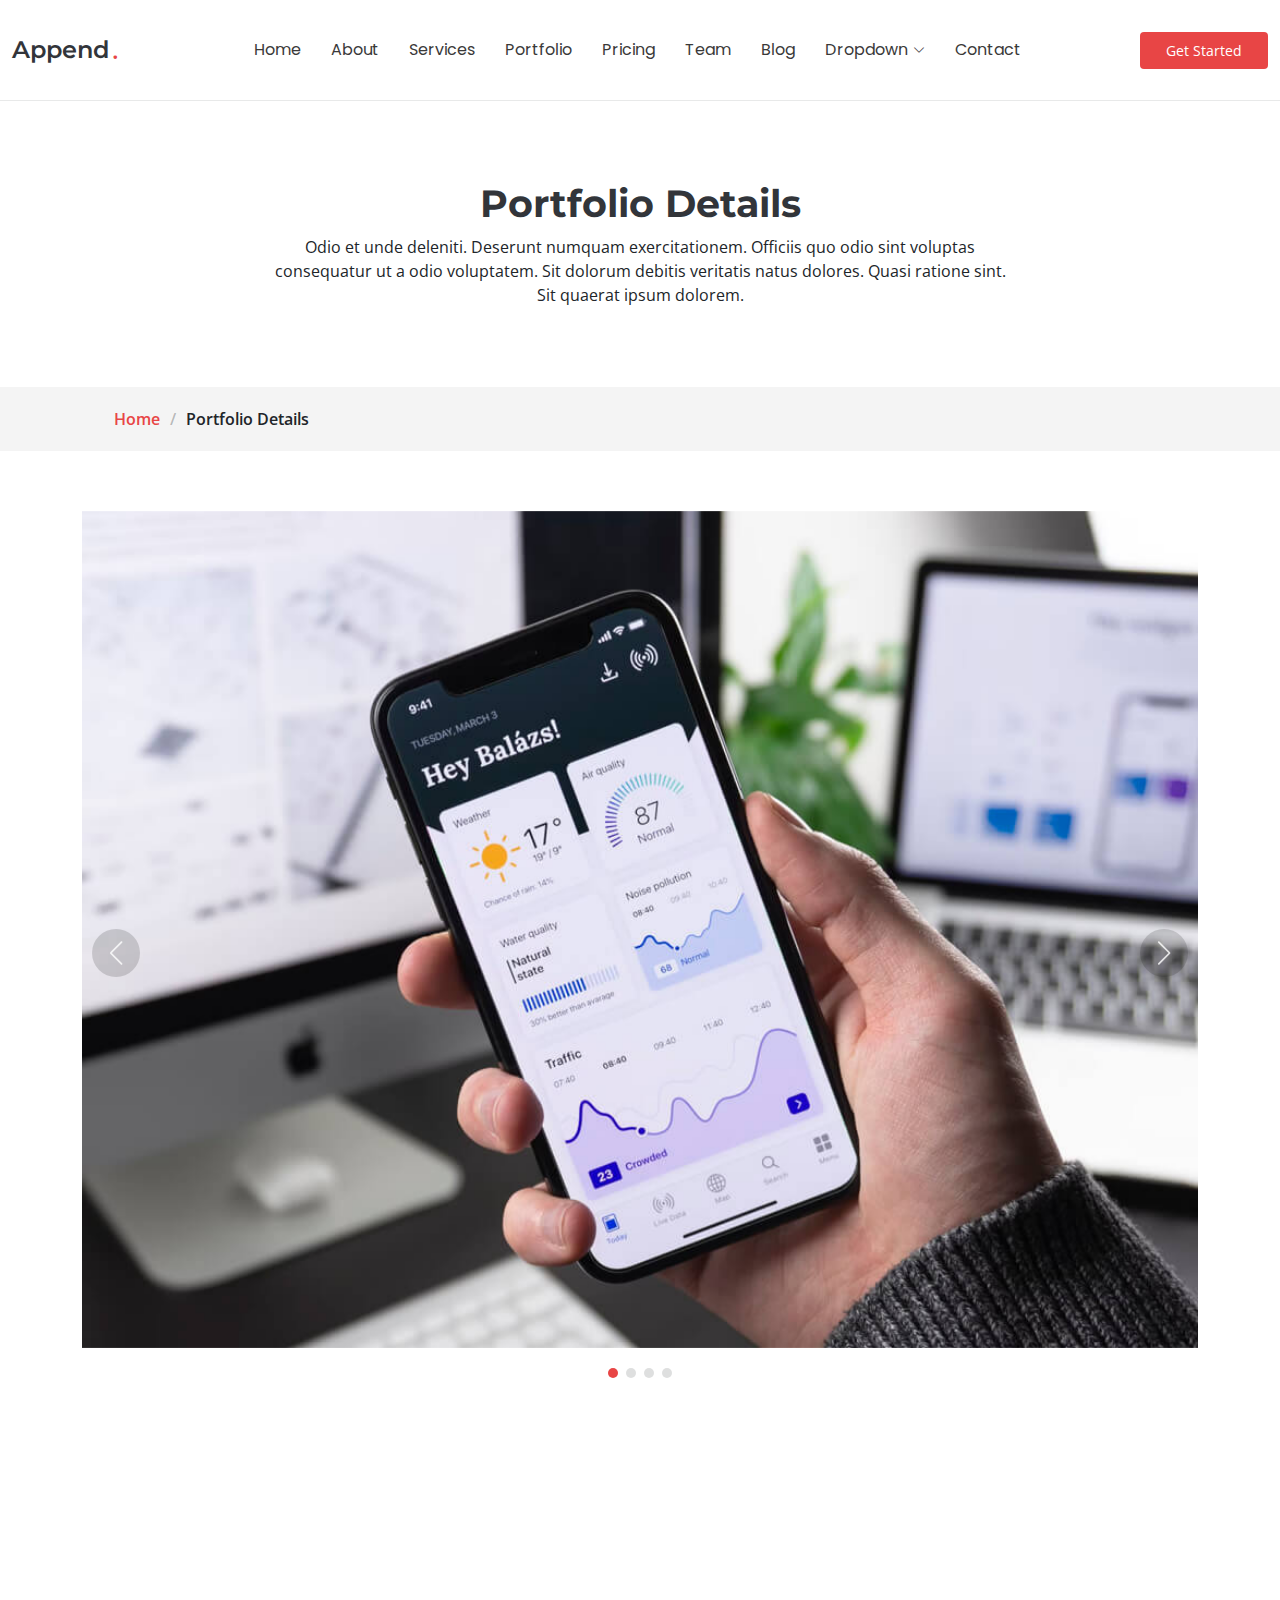
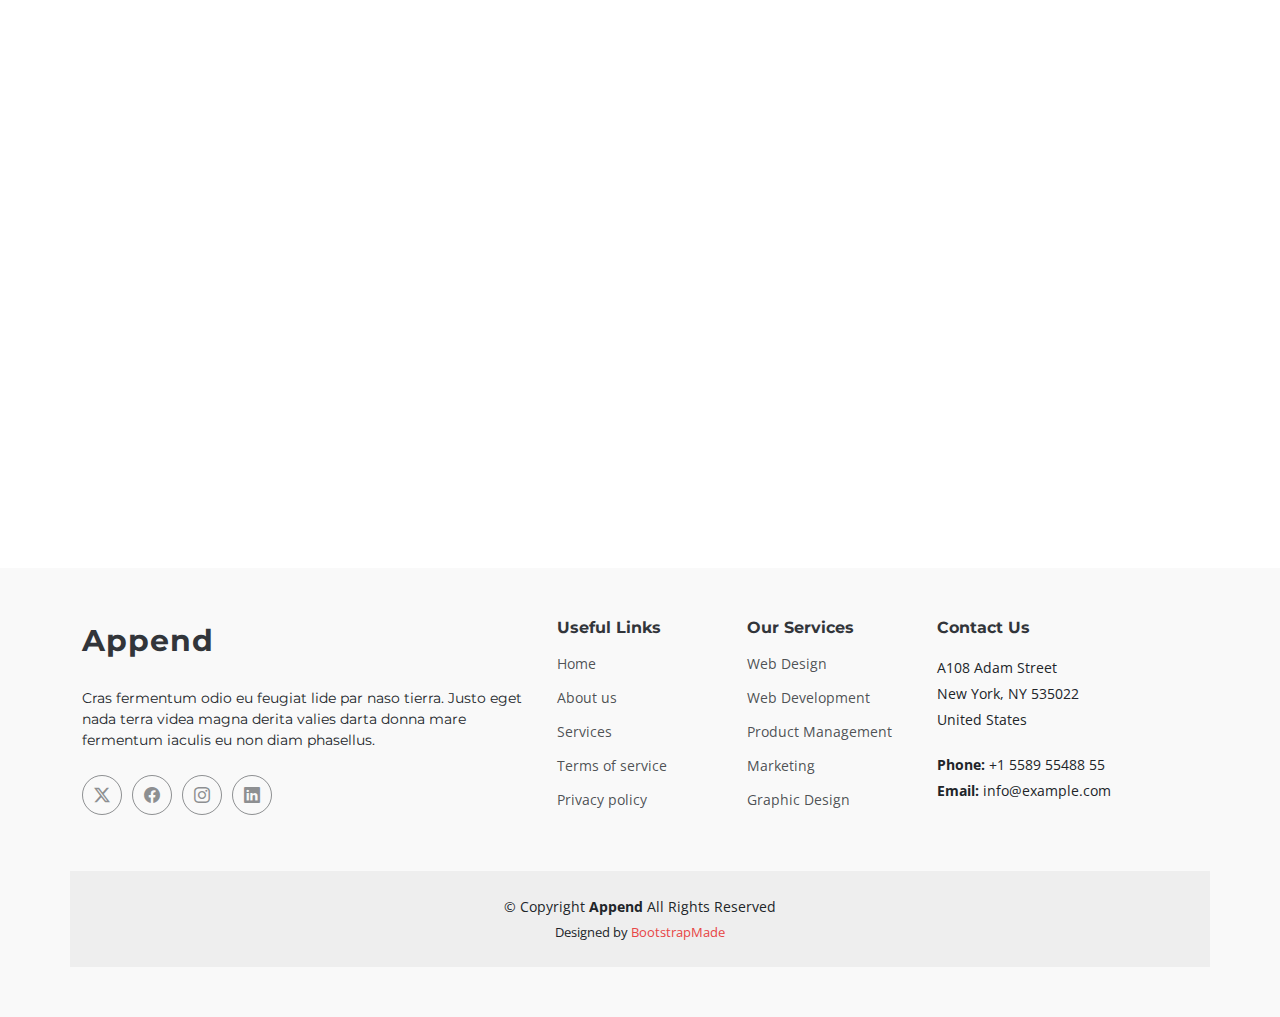
<file: portfolio-details.html>
<!DOCTYPE html>
<html lang="en">

<head>
  <meta charset="utf-8">
  <meta content="width=device-width, initial-scale=1.0" name="viewport">
  <title>Portfolio Details - Append Bootstrap Template</title>
  <meta name="description" content="">
  <meta name="keywords" content="">

  <!-- Favicons -->
  <link href="assets/img/favicon.png" rel="icon">
  <link href="assets/img/apple-touch-icon.png" rel="apple-touch-icon">

  <!-- Fonts -->
  <link href="https://fonts.googleapis.com" rel="preconnect">
  <link href="https://fonts.gstatic.com" rel="preconnect" crossorigin>
  <link href="https://fonts.googleapis.com/css2?family=Open+Sans:ital,wght@0,300;0,400;0,500;0,600;0,700;0,800;1,300;1,400;1,500;1,600;1,700;1,800&family=Montserrat:ital,wght@0,100;0,200;0,300;0,400;0,500;0,600;0,700;0,800;0,900;1,100;1,200;1,300;1,400;1,500;1,600;1,700;1,800;1,900&family=Poppins:ital,wght@0,100;0,200;0,300;0,400;0,500;0,600;0,700;0,800;0,900;1,100;1,200;1,300;1,400;1,500;1,600;1,700;1,800;1,900&display=swap" rel="stylesheet">

  <!-- Vendor CSS Files -->
  <link href="assets/vendor/bootstrap/css/bootstrap.min.css" rel="stylesheet">
  <link href="assets/vendor/bootstrap-icons/bootstrap-icons.css" rel="stylesheet">
  <link href="assets/vendor/aos/aos.css" rel="stylesheet">
  <link href="assets/vendor/glightbox/css/glightbox.min.css" rel="stylesheet">
  <link href="assets/vendor/swiper/swiper-bundle.min.css" rel="stylesheet">

  <!-- Main CSS File -->
  <link href="assets/css/main.css" rel="stylesheet">

  <!-- =======================================================
  * Template Name: Append
  * Template URL: https://bootstrapmade.com/append-bootstrap-website-template/
  * Updated: Aug 07 2024 with Bootstrap v5.3.3
  * Author: BootstrapMade.com
  * License: https://bootstrapmade.com/license/
  ======================================================== -->
</head>

<body class="portfolio-details-page">

  <header id="header" class="header d-flex align-items-center sticky-top">
    <div class="container-fluid position-relative d-flex align-items-center justify-content-between">

      <a href="index.html" class="logo d-flex align-items-center me-auto me-xl-0">
        <!-- Uncomment the line below if you also wish to use an image logo -->
        <!-- <img src="assets/img/logo.png" alt=""> -->
        <h1 class="sitename">Append</h1><span>.</span>
      </a>

      <nav id="navmenu" class="navmenu">
        <ul>
          <li><a href="index.html#hero">Home</a></li>
          <li><a href="index.html#about">About</a></li>
          <li><a href="index.html#services">Services</a></li>
          <li><a href="index.html#portfolio">Portfolio</a></li>
          <li><a href="index.html#pricing">Pricing</a></li>
          <li><a href="index.html#team">Team</a></li>
          <li><a href="blog.html">Blog</a></li>
          <li class="dropdown"><a href="#"><span>Dropdown</span> <i class="bi bi-chevron-down toggle-dropdown"></i></a>
            <ul>
              <li><a href="#">Dropdown 1</a></li>
              <li class="dropdown"><a href="#"><span>Deep Dropdown</span> <i class="bi bi-chevron-down toggle-dropdown"></i></a>
                <ul>
                  <li><a href="#">Deep Dropdown 1</a></li>
                  <li><a href="#">Deep Dropdown 2</a></li>
                  <li><a href="#">Deep Dropdown 3</a></li>
                  <li><a href="#">Deep Dropdown 4</a></li>
                  <li><a href="#">Deep Dropdown 5</a></li>
                </ul>
              </li>
              <li><a href="#">Dropdown 2</a></li>
              <li><a href="#">Dropdown 3</a></li>
              <li><a href="#">Dropdown 4</a></li>
            </ul>
          </li>
          <li><a href="index.html#contact">Contact</a></li>
        </ul>
        <i class="mobile-nav-toggle d-xl-none bi bi-list"></i>
      </nav>

      <a class="btn-getstarted" href="index.html#about">Get Started</a>

    </div>
  </header>

  <main class="main">

    <!-- Page Title -->
    <div class="page-title" data-aos="fade">
      <div class="heading">
        <div class="container">
          <div class="row d-flex justify-content-center text-center">
            <div class="col-lg-8">
              <h1>Portfolio Details</h1>
              <p class="mb-0">Odio et unde deleniti. Deserunt numquam exercitationem. Officiis quo odio sint voluptas consequatur ut a odio voluptatem. Sit dolorum debitis veritatis natus dolores. Quasi ratione sint. Sit quaerat ipsum dolorem.</p>
            </div>
          </div>
        </div>
      </div>
      <nav class="breadcrumbs">
        <div class="container">
          <ol>
            <li><a href="index.html">Home</a></li>
            <li class="current">Portfolio Details</li>
          </ol>
        </div>
      </nav>
    </div><!-- End Page Title -->

    <!-- Portfolio Details Section -->
    <section id="portfolio-details" class="portfolio-details section">

      <div class="container" data-aos="fade-up">

        <div class="portfolio-details-slider swiper init-swiper">
          <script type="application/json" class="swiper-config">
            {
              "loop": true,
              "speed": 600,
              "autoplay": {
                "delay": 5000
              },
              "slidesPerView": "auto",
              "navigation": {
                "nextEl": ".swiper-button-next",
                "prevEl": ".swiper-button-prev"
              },
              "pagination": {
                "el": ".swiper-pagination",
                "type": "bullets",
                "clickable": true
              }
            }
          </script>
          <div class="swiper-wrapper align-items-center">

            <div class="swiper-slide">
              <img src="assets/img/portfolio/app-1.jpg" alt="">
            </div>

            <div class="swiper-slide">
              <img src="assets/img/portfolio/product-1.jpg" alt="">
            </div>

            <div class="swiper-slide">
              <img src="assets/img/portfolio/branding-1.jpg" alt="">
            </div>

            <div class="swiper-slide">
              <img src="assets/img/portfolio/books-1.jpg" alt="">
            </div>

          </div>
          <div class="swiper-button-prev"></div>
          <div class="swiper-button-next"></div>
          <div class="swiper-pagination"></div>
        </div>

        <div class="row justify-content-between gy-4 mt-4">

          <div class="col-lg-8" data-aos="fade-up">
            <div class="portfolio-description">
              <h2>This is an example of portfolio details</h2>
              <p>
                Autem ipsum nam porro corporis rerum. Quis eos dolorem eos itaque inventore commodi labore quia quia. Exercitationem repudiandae officiis neque suscipit non officia eaque itaque enim. Voluptatem officia accusantium nesciunt est omnis tempora consectetur dignissimos. Sequi nulla at esse enim cum deserunt eius.
              </p>
              <p>
                Amet consequatur qui dolore veniam voluptatem voluptatem sit. Non aspernatur atque natus ut cum nam et. Praesentium error dolores rerum minus sequi quia veritatis eum. Eos et doloribus doloremque nesciunt molestiae laboriosam.
              </p>

              <div class="testimonial-item">
                <p>
                  <i class="bi bi-quote quote-icon-left"></i>
                  <span>Export tempor illum tamen malis malis eram quae irure esse labore quem cillum quid cillum eram malis quorum velit fore eram velit sunt aliqua noster fugiat irure amet legam anim culpa.</span>
                  <i class="bi bi-quote quote-icon-right"></i>
                </p>
                <div>
                  <img src="assets/img/testimonials/testimonials-2.jpg" class="testimonial-img" alt="">
                  <h3>Sara Wilsson</h3>
                  <h4>Designer</h4>
                </div>
              </div>

              <p>
                Impedit ipsum quae et aliquid doloribus et voluptatem quasi. Perspiciatis occaecati earum et magnam animi. Quibusdam non qui ea vitae suscipit vitae sunt. Repudiandae incidunt cumque minus deserunt assumenda tempore. Delectus voluptas necessitatibus est.
              </p>

              <p>
                Sunt voluptatum sapiente facilis quo odio aut ipsum repellat debitis. Molestiae et autem libero. Explicabo et quod necessitatibus similique quis dolor eum. Numquam eaque praesentium rem et qui nesciunt.
              </p>

            </div>
          </div>

          <div class="col-lg-3" data-aos="fade-up" data-aos-delay="100">
            <div class="portfolio-info">
              <h3>Project information</h3>
              <ul>
                <li><strong>Category</strong> Web design</li>
                <li><strong>Client</strong> ASU Company</li>
                <li><strong>Project date</strong> 01 March, 2020</li>
                <li><strong>Project URL</strong> <a href="#">www.example.com</a></li>
                <li><a href="#" class="btn-visit align-self-start">Visit Website</a></li>
              </ul>
            </div>
          </div>

        </div>

      </div>

    </section><!-- /Portfolio Details Section -->

  </main>

  <footer id="footer" class="footer position-relative light-background">

    <div class="container footer-top">
      <div class="row gy-4">
        <div class="col-lg-5 col-md-12 footer-about">
          <a href="index.html" class="logo d-flex align-items-center">
            <span class="sitename">Append</span>
          </a>
          <p>Cras fermentum odio eu feugiat lide par naso tierra. Justo eget nada terra videa magna derita valies darta donna mare fermentum iaculis eu non diam phasellus.</p>
          <div class="social-links d-flex mt-4">
            <a href=""><i class="bi bi-twitter-x"></i></a>
            <a href=""><i class="bi bi-facebook"></i></a>
            <a href=""><i class="bi bi-instagram"></i></a>
            <a href=""><i class="bi bi-linkedin"></i></a>
          </div>
        </div>

        <div class="col-lg-2 col-6 footer-links">
          <h4>Useful Links</h4>
          <ul>
            <li><a href="#">Home</a></li>
            <li><a href="#">About us</a></li>
            <li><a href="#">Services</a></li>
            <li><a href="#">Terms of service</a></li>
            <li><a href="#">Privacy policy</a></li>
          </ul>
        </div>

        <div class="col-lg-2 col-6 footer-links">
          <h4>Our Services</h4>
          <ul>
            <li><a href="#">Web Design</a></li>
            <li><a href="#">Web Development</a></li>
            <li><a href="#">Product Management</a></li>
            <li><a href="#">Marketing</a></li>
            <li><a href="#">Graphic Design</a></li>
          </ul>
        </div>

        <div class="col-lg-3 col-md-12 footer-contact text-center text-md-start">
          <h4>Contact Us</h4>
          <p>A108 Adam Street</p>
          <p>New York, NY 535022</p>
          <p>United States</p>
          <p class="mt-4"><strong>Phone:</strong> <span>+1 5589 55488 55</span></p>
          <p><strong>Email:</strong> <span>info@example.com</span></p>
        </div>

      </div>
    </div>

    <div class="container copyright text-center mt-4">
      <p>© <span>Copyright</span> <strong class="sitename">Append</strong> <span>All Rights Reserved</span></p>
      <div class="credits">
        <!-- All the links in the footer should remain intact. -->
        <!-- You can delete the links only if you've purchased the pro version. -->
        <!-- Licensing information: https://bootstrapmade.com/license/ -->
        <!-- Purchase the pro version with working PHP/AJAX contact form: [buy-url] -->
        Designed by <a href="https://bootstrapmade.com/">BootstrapMade</a>
      </div>
    </div>

  </footer>

  <!-- Scroll Top -->
  <a href="#" id="scroll-top" class="scroll-top d-flex align-items-center justify-content-center"><i class="bi bi-arrow-up-short"></i></a>

  <!-- Preloader -->
  <div id="preloader"></div>

  <!-- Vendor JS Files -->
  <script src="assets/vendor/bootstrap/js/bootstrap.bundle.min.js"></script>
  <script src="assets/vendor/php-email-form/validate.js"></script>
  <script src="assets/vendor/aos/aos.js"></script>
  <script src="assets/vendor/glightbox/js/glightbox.min.js"></script>
  <script src="assets/vendor/purecounter/purecounter_vanilla.js"></script>
  <script src="assets/vendor/imagesloaded/imagesloaded.pkgd.min.js"></script>
  <script src="assets/vendor/isotope-layout/isotope.pkgd.min.js"></script>
  <script src="assets/vendor/swiper/swiper-bundle.min.js"></script>

  <!-- Main JS File -->
  <script src="assets/js/main.js"></script>

</body>

</html>
</file>
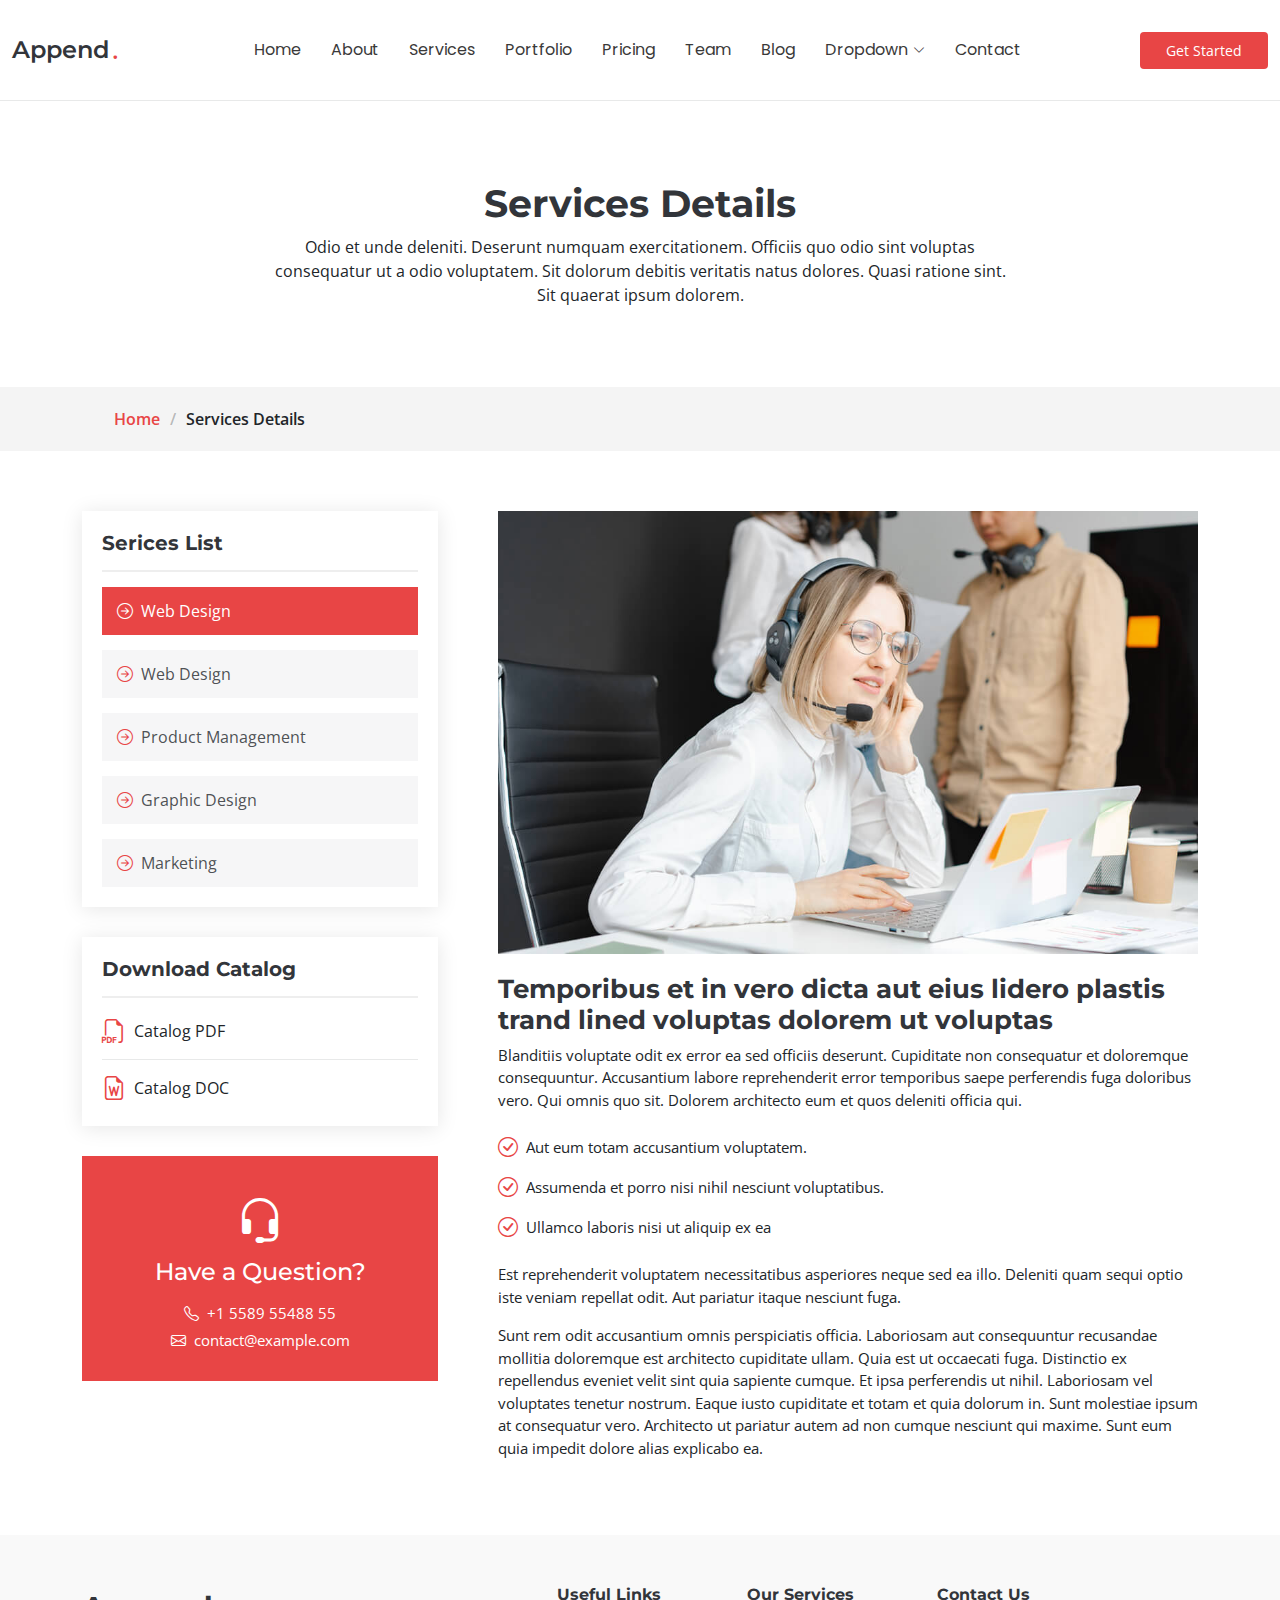
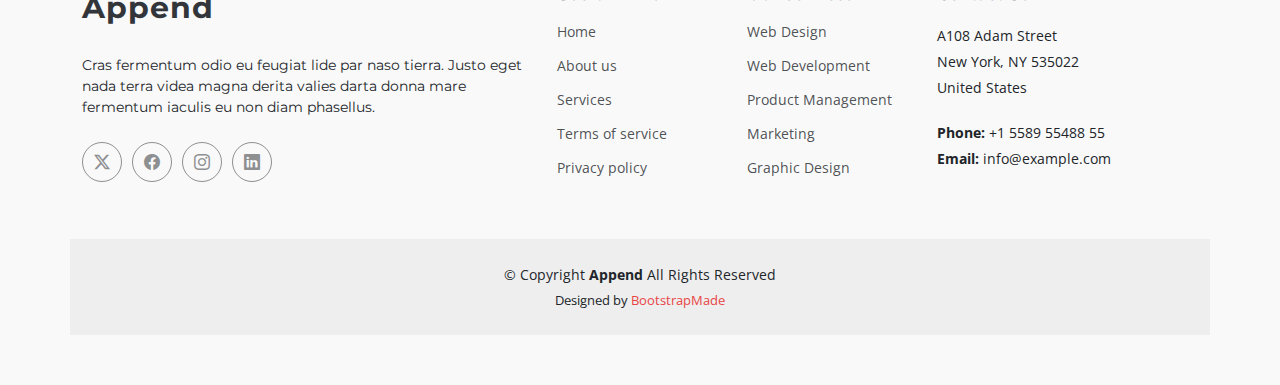
<file: services-details.html>
<!DOCTYPE html>
<html lang="en">

<head>
  <meta charset="utf-8">
  <meta content="width=device-width, initial-scale=1.0" name="viewport">
  <title>Services Details - Append Bootstrap Template</title>
  <meta name="description" content="">
  <meta name="keywords" content="">

  <!-- Favicons -->
  <link href="assets/img/favicon.png" rel="icon">
  <link href="assets/img/apple-touch-icon.png" rel="apple-touch-icon">

  <!-- Fonts -->
  <link href="https://fonts.googleapis.com" rel="preconnect">
  <link href="https://fonts.gstatic.com" rel="preconnect" crossorigin>
  <link href="https://fonts.googleapis.com/css2?family=Open+Sans:ital,wght@0,300;0,400;0,500;0,600;0,700;0,800;1,300;1,400;1,500;1,600;1,700;1,800&family=Montserrat:ital,wght@0,100;0,200;0,300;0,400;0,500;0,600;0,700;0,800;0,900;1,100;1,200;1,300;1,400;1,500;1,600;1,700;1,800;1,900&family=Poppins:ital,wght@0,100;0,200;0,300;0,400;0,500;0,600;0,700;0,800;0,900;1,100;1,200;1,300;1,400;1,500;1,600;1,700;1,800;1,900&display=swap" rel="stylesheet">

  <!-- Vendor CSS Files -->
  <link href="assets/vendor/bootstrap/css/bootstrap.min.css" rel="stylesheet">
  <link href="assets/vendor/bootstrap-icons/bootstrap-icons.css" rel="stylesheet">
  <link href="assets/vendor/aos/aos.css" rel="stylesheet">
  <link href="assets/vendor/glightbox/css/glightbox.min.css" rel="stylesheet">
  <link href="assets/vendor/swiper/swiper-bundle.min.css" rel="stylesheet">

  <!-- Main CSS File -->
  <link href="assets/css/main.css" rel="stylesheet">

  <!-- =======================================================
  * Template Name: Append
  * Template URL: https://bootstrapmade.com/append-bootstrap-website-template/
  * Updated: Aug 07 2024 with Bootstrap v5.3.3
  * Author: BootstrapMade.com
  * License: https://bootstrapmade.com/license/
  ======================================================== -->
</head>

<body class="services-details-page">

  <header id="header" class="header d-flex align-items-center sticky-top">
    <div class="container-fluid position-relative d-flex align-items-center justify-content-between">

      <a href="index.html" class="logo d-flex align-items-center me-auto me-xl-0">
        <!-- Uncomment the line below if you also wish to use an image logo -->
        <!-- <img src="assets/img/logo.png" alt=""> -->
        <h1 class="sitename">Append</h1><span>.</span>
      </a>

      <nav id="navmenu" class="navmenu">
        <ul>
          <li><a href="index.html#hero">Home</a></li>
          <li><a href="index.html#about">About</a></li>
          <li><a href="index.html#services">Services</a></li>
          <li><a href="index.html#portfolio">Portfolio</a></li>
          <li><a href="index.html#pricing">Pricing</a></li>
          <li><a href="index.html#team">Team</a></li>
          <li><a href="blog.html">Blog</a></li>
          <li class="dropdown"><a href="#"><span>Dropdown</span> <i class="bi bi-chevron-down toggle-dropdown"></i></a>
            <ul>
              <li><a href="#">Dropdown 1</a></li>
              <li class="dropdown"><a href="#"><span>Deep Dropdown</span> <i class="bi bi-chevron-down toggle-dropdown"></i></a>
                <ul>
                  <li><a href="#">Deep Dropdown 1</a></li>
                  <li><a href="#">Deep Dropdown 2</a></li>
                  <li><a href="#">Deep Dropdown 3</a></li>
                  <li><a href="#">Deep Dropdown 4</a></li>
                  <li><a href="#">Deep Dropdown 5</a></li>
                </ul>
              </li>
              <li><a href="#">Dropdown 2</a></li>
              <li><a href="#">Dropdown 3</a></li>
              <li><a href="#">Dropdown 4</a></li>
            </ul>
          </li>
          <li><a href="index.html#contact">Contact</a></li>
        </ul>
        <i class="mobile-nav-toggle d-xl-none bi bi-list"></i>
      </nav>

      <a class="btn-getstarted" href="index.html#about">Get Started</a>

    </div>
  </header>

  <main class="main">

    <!-- Page Title -->
    <div class="page-title" data-aos="fade">
      <div class="heading">
        <div class="container">
          <div class="row d-flex justify-content-center text-center">
            <div class="col-lg-8">
              <h1>Services Details</h1>
              <p class="mb-0">Odio et unde deleniti. Deserunt numquam exercitationem. Officiis quo odio sint voluptas consequatur ut a odio voluptatem. Sit dolorum debitis veritatis natus dolores. Quasi ratione sint. Sit quaerat ipsum dolorem.</p>
            </div>
          </div>
        </div>
      </div>
      <nav class="breadcrumbs">
        <div class="container">
          <ol>
            <li><a href="index.html">Home</a></li>
            <li class="current">Services Details</li>
          </ol>
        </div>
      </nav>
    </div><!-- End Page Title -->

    <!-- Service Details Section -->
    <section id="service-details" class="service-details section">

      <div class="container">

        <div class="row gy-5">

          <div class="col-lg-4" data-aos="fade-up" data-aos-delay="100">

            <div class="service-box">
              <h4>Serices List</h4>
              <div class="services-list">
                <a href="#" class="active"><i class="bi bi-arrow-right-circle"></i><span>Web Design</span></a>
                <a href="#"><i class="bi bi-arrow-right-circle"></i><span>Web Design</span></a>
                <a href="#"><i class="bi bi-arrow-right-circle"></i><span>Product Management</span></a>
                <a href="#"><i class="bi bi-arrow-right-circle"></i><span>Graphic Design</span></a>
                <a href="#"><i class="bi bi-arrow-right-circle"></i><span>Marketing</span></a>
              </div>
            </div><!-- End Services List -->

            <div class="service-box">
              <h4>Download Catalog</h4>
              <div class="download-catalog">
                <a href="#"><i class="bi bi-filetype-pdf"></i><span>Catalog PDF</span></a>
                <a href="#"><i class="bi bi-file-earmark-word"></i><span>Catalog DOC</span></a>
              </div>
            </div><!-- End Services List -->

            <div class="help-box d-flex flex-column justify-content-center align-items-center">
              <i class="bi bi-headset help-icon"></i>
              <h4>Have a Question?</h4>
              <p class="d-flex align-items-center mt-2 mb-0"><i class="bi bi-telephone me-2"></i> <span>+1 5589 55488 55</span></p>
              <p class="d-flex align-items-center mt-1 mb-0"><i class="bi bi-envelope me-2"></i> <a href="mailto:contact@example.com">contact@example.com</a></p>
            </div>

          </div>

          <div class="col-lg-8 ps-lg-5" data-aos="fade-up" data-aos-delay="200">
            <img src="assets/img/services.jpg" alt="" class="img-fluid services-img">
            <h3>Temporibus et in vero dicta aut eius lidero plastis trand lined voluptas dolorem ut voluptas</h3>
            <p>
              Blanditiis voluptate odit ex error ea sed officiis deserunt. Cupiditate non consequatur et doloremque consequuntur. Accusantium labore reprehenderit error temporibus saepe perferendis fuga doloribus vero. Qui omnis quo sit. Dolorem architecto eum et quos deleniti officia qui.
            </p>
            <ul>
              <li><i class="bi bi-check-circle"></i> <span>Aut eum totam accusantium voluptatem.</span></li>
              <li><i class="bi bi-check-circle"></i> <span>Assumenda et porro nisi nihil nesciunt voluptatibus.</span></li>
              <li><i class="bi bi-check-circle"></i> <span>Ullamco laboris nisi ut aliquip ex ea</span></li>
            </ul>
            <p>
              Est reprehenderit voluptatem necessitatibus asperiores neque sed ea illo. Deleniti quam sequi optio iste veniam repellat odit. Aut pariatur itaque nesciunt fuga.
            </p>
            <p>
              Sunt rem odit accusantium omnis perspiciatis officia. Laboriosam aut consequuntur recusandae mollitia doloremque est architecto cupiditate ullam. Quia est ut occaecati fuga. Distinctio ex repellendus eveniet velit sint quia sapiente cumque. Et ipsa perferendis ut nihil. Laboriosam vel voluptates tenetur nostrum. Eaque iusto cupiditate et totam et quia dolorum in. Sunt molestiae ipsum at consequatur vero. Architecto ut pariatur autem ad non cumque nesciunt qui maxime. Sunt eum quia impedit dolore alias explicabo ea.
            </p>
          </div>

        </div>

      </div>

    </section><!-- /Service Details Section -->

  </main>

  <footer id="footer" class="footer position-relative light-background">

    <div class="container footer-top">
      <div class="row gy-4">
        <div class="col-lg-5 col-md-12 footer-about">
          <a href="index.html" class="logo d-flex align-items-center">
            <span class="sitename">Append</span>
          </a>
          <p>Cras fermentum odio eu feugiat lide par naso tierra. Justo eget nada terra videa magna derita valies darta donna mare fermentum iaculis eu non diam phasellus.</p>
          <div class="social-links d-flex mt-4">
            <a href=""><i class="bi bi-twitter-x"></i></a>
            <a href=""><i class="bi bi-facebook"></i></a>
            <a href=""><i class="bi bi-instagram"></i></a>
            <a href=""><i class="bi bi-linkedin"></i></a>
          </div>
        </div>

        <div class="col-lg-2 col-6 footer-links">
          <h4>Useful Links</h4>
          <ul>
            <li><a href="#">Home</a></li>
            <li><a href="#">About us</a></li>
            <li><a href="#">Services</a></li>
            <li><a href="#">Terms of service</a></li>
            <li><a href="#">Privacy policy</a></li>
          </ul>
        </div>

        <div class="col-lg-2 col-6 footer-links">
          <h4>Our Services</h4>
          <ul>
            <li><a href="#">Web Design</a></li>
            <li><a href="#">Web Development</a></li>
            <li><a href="#">Product Management</a></li>
            <li><a href="#">Marketing</a></li>
            <li><a href="#">Graphic Design</a></li>
          </ul>
        </div>

        <div class="col-lg-3 col-md-12 footer-contact text-center text-md-start">
          <h4>Contact Us</h4>
          <p>A108 Adam Street</p>
          <p>New York, NY 535022</p>
          <p>United States</p>
          <p class="mt-4"><strong>Phone:</strong> <span>+1 5589 55488 55</span></p>
          <p><strong>Email:</strong> <span>info@example.com</span></p>
        </div>

      </div>
    </div>

    <div class="container copyright text-center mt-4">
      <p>© <span>Copyright</span> <strong class="sitename">Append</strong> <span>All Rights Reserved</span></p>
      <div class="credits">
        <!-- All the links in the footer should remain intact. -->
        <!-- You can delete the links only if you've purchased the pro version. -->
        <!-- Licensing information: https://bootstrapmade.com/license/ -->
        <!-- Purchase the pro version with working PHP/AJAX contact form: [buy-url] -->
        Designed by <a href="https://bootstrapmade.com/">BootstrapMade</a>
      </div>
    </div>

  </footer>

  <!-- Scroll Top -->
  <a href="#" id="scroll-top" class="scroll-top d-flex align-items-center justify-content-center"><i class="bi bi-arrow-up-short"></i></a>

  <!-- Preloader -->
  <div id="preloader"></div>

  <!-- Vendor JS Files -->
  <script src="assets/vendor/bootstrap/js/bootstrap.bundle.min.js"></script>
  <script src="assets/vendor/php-email-form/validate.js"></script>
  <script src="assets/vendor/aos/aos.js"></script>
  <script src="assets/vendor/glightbox/js/glightbox.min.js"></script>
  <script src="assets/vendor/purecounter/purecounter_vanilla.js"></script>
  <script src="assets/vendor/imagesloaded/imagesloaded.pkgd.min.js"></script>
  <script src="assets/vendor/isotope-layout/isotope.pkgd.min.js"></script>
  <script src="assets/vendor/swiper/swiper-bundle.min.js"></script>

  <!-- Main JS File -->
  <script src="assets/js/main.js"></script>

</body>

</html>
</file>
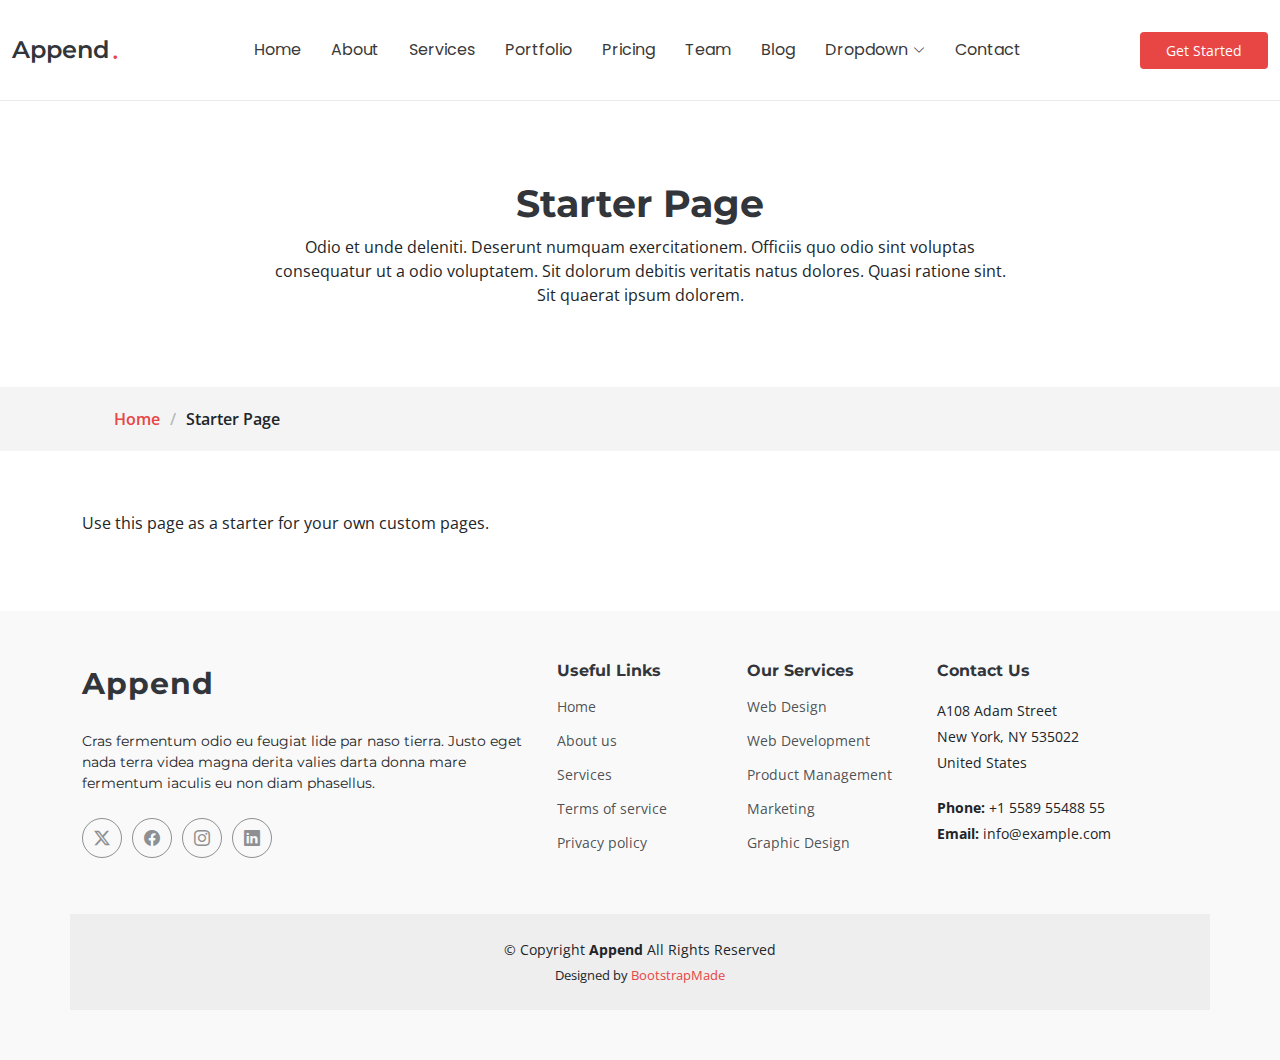
<file: starter-page.html>
<!DOCTYPE html>
<html lang="en">

<head>
  <meta charset="utf-8">
  <meta content="width=device-width, initial-scale=1.0" name="viewport">
  <title>Starter Page - Append Bootstrap Template</title>
  <meta name="description" content="">
  <meta name="keywords" content="">

  <!-- Favicons -->
  <link href="assets/img/favicon.png" rel="icon">
  <link href="assets/img/apple-touch-icon.png" rel="apple-touch-icon">

  <!-- Fonts -->
  <link href="https://fonts.googleapis.com" rel="preconnect">
  <link href="https://fonts.gstatic.com" rel="preconnect" crossorigin>
  <link href="https://fonts.googleapis.com/css2?family=Open+Sans:ital,wght@0,300;0,400;0,500;0,600;0,700;0,800;1,300;1,400;1,500;1,600;1,700;1,800&family=Montserrat:ital,wght@0,100;0,200;0,300;0,400;0,500;0,600;0,700;0,800;0,900;1,100;1,200;1,300;1,400;1,500;1,600;1,700;1,800;1,900&family=Poppins:ital,wght@0,100;0,200;0,300;0,400;0,500;0,600;0,700;0,800;0,900;1,100;1,200;1,300;1,400;1,500;1,600;1,700;1,800;1,900&display=swap" rel="stylesheet">

  <!-- Vendor CSS Files -->
  <link href="assets/vendor/bootstrap/css/bootstrap.min.css" rel="stylesheet">
  <link href="assets/vendor/bootstrap-icons/bootstrap-icons.css" rel="stylesheet">
  <link href="assets/vendor/aos/aos.css" rel="stylesheet">
  <link href="assets/vendor/glightbox/css/glightbox.min.css" rel="stylesheet">
  <link href="assets/vendor/swiper/swiper-bundle.min.css" rel="stylesheet">

  <!-- Main CSS File -->
  <link href="assets/css/main.css" rel="stylesheet">

  <!-- =======================================================
  * Template Name: Append
  * Template URL: https://bootstrapmade.com/append-bootstrap-website-template/
  * Updated: Aug 07 2024 with Bootstrap v5.3.3
  * Author: BootstrapMade.com
  * License: https://bootstrapmade.com/license/
  ======================================================== -->
</head>

<body class="starter-page-page">

  <header id="header" class="header d-flex align-items-center sticky-top">
    <div class="container-fluid position-relative d-flex align-items-center justify-content-between">

      <a href="index.html" class="logo d-flex align-items-center me-auto me-xl-0">
        <!-- Uncomment the line below if you also wish to use an image logo -->
        <!-- <img src="assets/img/logo.png" alt=""> -->
        <h1 class="sitename">Append</h1><span>.</span>
      </a>

      <nav id="navmenu" class="navmenu">
        <ul>
          <li><a href="index.html#hero">Home</a></li>
          <li><a href="index.html#about">About</a></li>
          <li><a href="index.html#services">Services</a></li>
          <li><a href="index.html#portfolio">Portfolio</a></li>
          <li><a href="index.html#pricing">Pricing</a></li>
          <li><a href="index.html#team">Team</a></li>
          <li><a href="blog.html">Blog</a></li>
          <li class="dropdown"><a href="#"><span>Dropdown</span> <i class="bi bi-chevron-down toggle-dropdown"></i></a>
            <ul>
              <li><a href="#">Dropdown 1</a></li>
              <li class="dropdown"><a href="#"><span>Deep Dropdown</span> <i class="bi bi-chevron-down toggle-dropdown"></i></a>
                <ul>
                  <li><a href="#">Deep Dropdown 1</a></li>
                  <li><a href="#">Deep Dropdown 2</a></li>
                  <li><a href="#">Deep Dropdown 3</a></li>
                  <li><a href="#">Deep Dropdown 4</a></li>
                  <li><a href="#">Deep Dropdown 5</a></li>
                </ul>
              </li>
              <li><a href="#">Dropdown 2</a></li>
              <li><a href="#">Dropdown 3</a></li>
              <li><a href="#">Dropdown 4</a></li>
            </ul>
          </li>
          <li><a href="index.html#contact">Contact</a></li>
        </ul>
        <i class="mobile-nav-toggle d-xl-none bi bi-list"></i>
      </nav>

      <a class="btn-getstarted" href="index.html#about">Get Started</a>

    </div>
  </header>

  <main class="main">

    <!-- Page Title -->
    <div class="page-title" data-aos="fade">
      <div class="heading">
        <div class="container">
          <div class="row d-flex justify-content-center text-center">
            <div class="col-lg-8">
              <h1>Starter Page</h1>
              <p class="mb-0">Odio et unde deleniti. Deserunt numquam exercitationem. Officiis quo odio sint voluptas consequatur ut a odio voluptatem. Sit dolorum debitis veritatis natus dolores. Quasi ratione sint. Sit quaerat ipsum dolorem.</p>
            </div>
          </div>
        </div>
      </div>
      <nav class="breadcrumbs">
        <div class="container">
          <ol>
            <li><a href="index.html">Home</a></li>
            <li class="current">Starter Page</li>
          </ol>
        </div>
      </nav>
    </div><!-- End Page Title -->

    <!-- Starter Section Section -->
    <section id="starter-section" class="starter-section section">

      <div class="container" data-aos="fade-up">
        <p>Use this page as a starter for your own custom pages.</p>
      </div>

    </section><!-- /Starter Section Section -->

  </main>

  <footer id="footer" class="footer position-relative light-background">

    <div class="container footer-top">
      <div class="row gy-4">
        <div class="col-lg-5 col-md-12 footer-about">
          <a href="index.html" class="logo d-flex align-items-center">
            <span class="sitename">Append</span>
          </a>
          <p>Cras fermentum odio eu feugiat lide par naso tierra. Justo eget nada terra videa magna derita valies darta donna mare fermentum iaculis eu non diam phasellus.</p>
          <div class="social-links d-flex mt-4">
            <a href=""><i class="bi bi-twitter-x"></i></a>
            <a href=""><i class="bi bi-facebook"></i></a>
            <a href=""><i class="bi bi-instagram"></i></a>
            <a href=""><i class="bi bi-linkedin"></i></a>
          </div>
        </div>

        <div class="col-lg-2 col-6 footer-links">
          <h4>Useful Links</h4>
          <ul>
            <li><a href="#">Home</a></li>
            <li><a href="#">About us</a></li>
            <li><a href="#">Services</a></li>
            <li><a href="#">Terms of service</a></li>
            <li><a href="#">Privacy policy</a></li>
          </ul>
        </div>

        <div class="col-lg-2 col-6 footer-links">
          <h4>Our Services</h4>
          <ul>
            <li><a href="#">Web Design</a></li>
            <li><a href="#">Web Development</a></li>
            <li><a href="#">Product Management</a></li>
            <li><a href="#">Marketing</a></li>
            <li><a href="#">Graphic Design</a></li>
          </ul>
        </div>

        <div class="col-lg-3 col-md-12 footer-contact text-center text-md-start">
          <h4>Contact Us</h4>
          <p>A108 Adam Street</p>
          <p>New York, NY 535022</p>
          <p>United States</p>
          <p class="mt-4"><strong>Phone:</strong> <span>+1 5589 55488 55</span></p>
          <p><strong>Email:</strong> <span>info@example.com</span></p>
        </div>

      </div>
    </div>

    <div class="container copyright text-center mt-4">
      <p>© <span>Copyright</span> <strong class="sitename">Append</strong> <span>All Rights Reserved</span></p>
      <div class="credits">
        <!-- All the links in the footer should remain intact. -->
        <!-- You can delete the links only if you've purchased the pro version. -->
        <!-- Licensing information: https://bootstrapmade.com/license/ -->
        <!-- Purchase the pro version with working PHP/AJAX contact form: [buy-url] -->
        Designed by <a href="https://bootstrapmade.com/">BootstrapMade</a>
      </div>
    </div>

  </footer>

  <!-- Scroll Top -->
  <a href="#" id="scroll-top" class="scroll-top d-flex align-items-center justify-content-center"><i class="bi bi-arrow-up-short"></i></a>

  <!-- Preloader -->
  <div id="preloader"></div>

  <!-- Vendor JS Files -->
  <script src="assets/vendor/bootstrap/js/bootstrap.bundle.min.js"></script>
  <script src="assets/vendor/php-email-form/validate.js"></script>
  <script src="assets/vendor/aos/aos.js"></script>
  <script src="assets/vendor/glightbox/js/glightbox.min.js"></script>
  <script src="assets/vendor/purecounter/purecounter_vanilla.js"></script>
  <script src="assets/vendor/imagesloaded/imagesloaded.pkgd.min.js"></script>
  <script src="assets/vendor/isotope-layout/isotope.pkgd.min.js"></script>
  <script src="assets/vendor/swiper/swiper-bundle.min.js"></script>

  <!-- Main JS File -->
  <script src="assets/js/main.js"></script>

</body>

</html>
</file>
<file: assets/css/main.css>
/* Fonts */
:root {
  --default-font: "Open Sans",  system-ui, -apple-system, "Segoe UI", Roboto, "Helvetica Neue", Arial, "Noto Sans", "Liberation Sans", sans-serif, "Apple Color Emoji", "Segoe UI Emoji", "Segoe UI Symbol", "Noto Color Emoji";
  --heading-font: "Montserrat",  sans-serif;
  --nav-font: "Poppins",  sans-serif;
}

/* Global Colors - The following color variables are used throughout the website. Updating them here will change the color scheme of the entire website */
:root { 
  --background-color: #ffffff; /* Background color for the entire website, including individual sections */
  --default-color: #212529; /* Default color used for the majority of the text content across the entire website */
  --heading-color: #32353a; /* Color for headings, subheadings and title throughout the website */
  --accent-color: #e84545; /* Accent color that represents your brand on the website. It's used for buttons, links, and other elements that need to stand out */
  --surface-color: #ffffff; /* The surface color is used as a background of boxed elements within sections, such as cards, icon boxes, or other elements that require a visual separation from the global background. */
  --contrast-color: #ffffff; /* Contrast color for text, ensuring readability against backgrounds of accent, heading, or default colors. */
}

/* Nav Menu Colors - The following color variables are used specifically for the navigation menu. They are separate from the global colors to allow for more customization options */
:root {
  --nav-color: #3a3939;  /* The default color of the main navmenu links */
  --nav-hover-color: #e84545; /* Applied to main navmenu links when they are hovered over or active */
  --nav-mobile-background-color: #ffffff; /* Used as the background color for mobile navigation menu */
  --nav-dropdown-background-color: #ffffff; /* Used as the background color for dropdown items that appear when hovering over primary navigation items */
  --nav-dropdown-color: #3a3939; /* Used for navigation links of the dropdown items in the navigation menu. */
  --nav-dropdown-hover-color: #e84545; /* Similar to --nav-hover-color, this color is applied to dropdown navigation links when they are hovered over. */
}

/* Color Presets - These classes override global colors when applied to any section or element, providing reuse of the sam color scheme. */

.light-background {
  --background-color: #f9f9f9;
  --surface-color: #ffffff;
}

.dark-background {
  --background-color: #060606;
  --default-color: #ffffff;
  --heading-color: #ffffff;
  --surface-color: #252525;
  --contrast-color: #ffffff;
}

/* Smooth scroll */
:root {
  scroll-behavior: smooth;
}

/*--------------------------------------------------------------
# General Styling & Shared Classes
--------------------------------------------------------------*/
body {
  color: var(--default-color);
  background-color: var(--background-color);
  font-family: var(--default-font);
}

.login_button{
  
}
a {
  color: var(--accent-color);
  text-decoration: none;
  transition: 0.3s;
}

a:hover {
  color: color-mix(in srgb, var(--accent-color), transparent 25%);
  text-decoration: none;
}

h1,
h2,
h3,
h4,
h5,
h6 {
  color: var(--heading-color);
  font-family: var(--heading-font);
}

/* PHP Email Form Messages
------------------------------*/
.php-email-form .error-message {
  display: none;
  background: #df1529;
  color: #ffffff;
  text-align: left;
  padding: 15px;
  margin-bottom: 24px;
  font-weight: 600;
}

.php-email-form .sent-message {
  display: none;
  color: #ffffff;
  background: #059652;
  text-align: center;
  padding: 15px;
  margin-bottom: 24px;
  font-weight: 600;
}

.php-email-form .loading {
  display: none;
  background: var(--surface-color);
  text-align: center;
  padding: 15px;
  margin-bottom: 24px;
}

.php-email-form .loading:before {
  content: "";
  display: inline-block;
  border-radius: 50%;
  width: 24px;
  height: 24px;
  margin: 0 10px -6px 0;
  border: 3px solid var(--accent-color);
  border-top-color: var(--surface-color);
  animation: php-email-form-loading 1s linear infinite;
}

@keyframes php-email-form-loading {
  0% {
    transform: rotate(0deg);
  }

  100% {
    transform: rotate(360deg);
  }
}

/*--------------------------------------------------------------
# Global Header
--------------------------------------------------------------*/
.header {
  color: var(--default-color);
  background-color: var(--background-color);
  padding: 20px 0;
  transition: all 0.5s;
  z-index: 997;
}

.header .logo {
  line-height: 1;
}

.header .logo img {
  max-height: 36px;
  margin-right: 8px;
}

.header .logo h1 {
  font-size: 24px;
  margin: 0;
  font-weight: 600;
  color: var(--heading-color);
}

.header .logo span {
  color: var(--accent-color);
  font-size: 24px;
  font-weight: 600;
  padding-left: 3px;
}

.header .btn-getstarted,
.header .btn-getstarted:focus {
  color: var(--contrast-color);
  background: var(--accent-color);
  font-size: 14px;
  padding: 8px 26px;
  margin: 0;
  border-radius: 4px;
  transition: 0.3s;
}

.header .btn-getstarted:hover,
.header .btn-getstarted:focus:hover {
  color: var(--contrast-color);
  background: color-mix(in srgb, var(--accent-color), transparent 15%);
}

@media (max-width: 1200px) {
  .header .logo {
    order: 1;
  }

  .header .btn-getstarted {
    order: 2;
    margin: 0 15px 0 0;
    padding: 6px 20px;
  }

  .header .navmenu {
    order: 3;
  }
}

.scrolled .header {
  box-shadow: 0 0 30px 10px rgba(0, 0, 0, 0.1);
}

/* Index Page Header
------------------------------*/
.index-page .header {
  --background-color: rgba(255, 255, 255, 0);
  --heading-color: #ffffff;
  --nav-color: rgba(255, 255, 255, 0.5);
  --nav-hover-color: #ffffff;
}

/* Index Page Header on Scroll
------------------------------*/
.index-page.scrolled .header {
  --background-color: #ffffff;
  --heading-color: #32353a;
  --nav-color: #3a3939;
  --nav-hover-color: #e84545;
}

/*--------------------------------------------------------------
# Navigation Menu
--------------------------------------------------------------*/
/* Navmenu - Desktop */
@media (min-width: 1200px) {
  .navmenu {
    padding: 0;
  }

  .navmenu ul {
    margin: 0;
    padding: 0;
    display: flex;
    list-style: none;
    align-items: center;
  }

  .navmenu li {
    position: relative;
  }

  .navmenu a,
  .navmenu a:focus {
    color: var(--nav-color);
    padding: 18px 15px;
    font-size: 16px;
    font-family: var(--nav-font);
    font-weight: 400;
    display: flex;
    align-items: center;
    justify-content: space-between;
    white-space: nowrap;
    transition: 0.3s;
  }

  .navmenu a i,
  .navmenu a:focus i {
    font-size: 12px;
    line-height: 0;
    margin-left: 5px;
    transition: 0.3s;
  }

  .navmenu li:last-child a {
    padding-right: 0;
  }

  .navmenu li:hover>a,
  .navmenu .active,
  .navmenu .active:focus {
    color: var(--nav-hover-color);
  }

  .navmenu .dropdown ul {
    margin: 0;
    padding: 10px 0;
    background: var(--nav-dropdown-background-color);
    display: block;
    position: absolute;
    visibility: hidden;
    left: 14px;
    top: 130%;
    opacity: 0;
    transition: 0.3s;
    border-radius: 4px;
    z-index: 99;
    box-shadow: 0px 0px 30px rgba(0, 0, 0, 0.1);
  }

  .navmenu .dropdown ul li {
    min-width: 200px;
  }

  .navmenu .dropdown ul a {
    padding: 10px 20px;
    font-size: 15px;
    text-transform: none;
    color: var(--nav-dropdown-color);
  }

  .navmenu .dropdown ul a i {
    font-size: 12px;
  }

  .navmenu .dropdown ul a:hover,
  .navmenu .dropdown ul .active:hover,
  .navmenu .dropdown ul li:hover>a {
    color: var(--nav-dropdown-hover-color);
  }

  .navmenu .dropdown:hover>ul {
    opacity: 1;
    top: 100%;
    visibility: visible;
  }

  .navmenu .dropdown .dropdown ul {
    top: 0;
    left: -90%;
    visibility: hidden;
  }

  .navmenu .dropdown .dropdown:hover>ul {
    opacity: 1;
    top: 0;
    left: -100%;
    visibility: visible;
  }
}

/* Navmenu - Mobile */
@media (max-width: 1199px) {
  .mobile-nav-toggle {
    color: var(--nav-color);
    font-size: 28px;
    line-height: 0;
    margin-right: 10px;
    cursor: pointer;
    transition: color 0.3s;
  }

  .navmenu {
    padding: 0;
    z-index: 9997;
  }

  .navmenu ul {
    display: none;
    list-style: none;
    position: absolute;
    inset: 60px 20px 20px 20px;
    padding: 10px 0;
    margin: 0;
    border-radius: 6px;
    background-color: var(--nav-mobile-background-color);
    overflow-y: auto;
    transition: 0.3s;
    z-index: 9998;
    box-shadow: 0px 0px 30px rgba(0, 0, 0, 0.1);
  }

  .navmenu a,
  .navmenu a:focus {
    color: var(--nav-dropdown-color);
    padding: 10px 20px;
    font-family: var(--nav-font);
    font-size: 17px;
    font-weight: 500;
    display: flex;
    align-items: center;
    justify-content: space-between;
    white-space: nowrap;
    transition: 0.3s;
  }

  .navmenu a i,
  .navmenu a:focus i {
    font-size: 12px;
    line-height: 0;
    margin-left: 5px;
    width: 30px;
    height: 30px;
    display: flex;
    align-items: center;
    justify-content: center;
    border-radius: 50%;
    transition: 0.3s;
    background-color: color-mix(in srgb, var(--accent-color), transparent 90%);
  }

  .navmenu a i:hover,
  .navmenu a:focus i:hover {
    background-color: var(--accent-color);
    color: var(--contrast-color);
  }

  .navmenu a:hover,
  .navmenu .active,
  .navmenu .active:focus {
    color: var(--nav-dropdown-hover-color);
  }

  .navmenu .active i,
  .navmenu .active:focus i {
    background-color: var(--accent-color);
    color: var(--contrast-color);
    transform: rotate(180deg);
  }

  .navmenu .dropdown ul {
    position: static;
    display: none;
    z-index: 99;
    padding: 10px 0;
    margin: 10px 20px;
    background-color: var(--nav-dropdown-background-color);
    border: 1px solid color-mix(in srgb, var(--default-color), transparent 90%);
    box-shadow: none;
    transition: all 0.5s ease-in-out;
  }

  .navmenu .dropdown ul ul {
    background-color: rgba(33, 37, 41, 0.1);
  }

  .navmenu .dropdown>.dropdown-active {
    display: block;
    background-color: rgba(33, 37, 41, 0.03);
  }

  .mobile-nav-active {
    overflow: hidden;
  }

  .mobile-nav-active .mobile-nav-toggle {
    color: #fff;
    position: absolute;
    font-size: 32px;
    top: 15px;
    right: 15px;
    margin-right: 0;
    z-index: 9999;
  }

  .mobile-nav-active .navmenu {
    position: fixed;
    overflow: hidden;
    inset: 0;
    background: rgba(33, 37, 41, 0.8);
    transition: 0.3s;
  }

  .mobile-nav-active .navmenu>ul {
    display: block;
  }
}

/*--------------------------------------------------------------
# Global Footer
--------------------------------------------------------------*/
.footer {
  color: var(--default-color);
  background-color: var(--background-color);
  font-size: 14px;
  padding-bottom: 50px;
  position: relative;
}

.footer .footer-top {
  padding-top: 50px;
}

.footer .footer-about .logo {
  margin-bottom: 25px;
}

.footer .footer-about .logo img {
  max-height: 40px;
  margin-right: 6px;
}

.footer .footer-about .logo span {
  color: var(--heading-color);
  font-size: 30px;
  font-weight: 700;
  letter-spacing: 1px;
  font-family: var(--heading-font);
}

.footer .footer-about p {
  font-size: 14px;
  font-family: var(--heading-font);
}

.footer .social-links a {
  display: flex;
  align-items: center;
  justify-content: center;
  width: 40px;
  height: 40px;
  border-radius: 50%;
  border: 1px solid color-mix(in srgb, var(--default-color), transparent 50%);
  font-size: 16px;
  color: color-mix(in srgb, var(--default-color), transparent 50%);
  margin-right: 10px;
  transition: 0.3s;
}

.footer .social-links a:hover {
  color: var(--accent-color);
  border-color: var(--accent-color);
}

.footer h4 {
  font-size: 16px;
  font-weight: bold;
  position: relative;
  padding-bottom: 12px;
}

.footer .footer-links {
  margin-bottom: 30px;
}

.footer .footer-links ul {
  list-style: none;
  padding: 0;
  margin: 0;
}

.footer .footer-links ul i {
  padding-right: 2px;
  font-size: 12px;
  line-height: 0;
}

.footer .footer-links ul li {
  padding: 10px 0;
  display: flex;
  align-items: center;
}

.footer .footer-links ul li:first-child {
  padding-top: 0;
}

.footer .footer-links ul a {
  color: color-mix(in srgb, var(--default-color), transparent 20%);
  display: inline-block;
  line-height: 1;
}

.footer .footer-links ul a:hover {
  color: var(--accent-color);
}

.footer .footer-contact p {
  margin-bottom: 5px;
}

.footer .copyright {
  padding-top: 25px;
  padding-bottom: 25px;
  background-color: color-mix(in srgb, var(--default-color), transparent 95%);
}

.footer .copyright p {
  margin-bottom: 0;
}

.footer .credits {
  margin-top: 6px;
  font-size: 13px;
}

/*--------------------------------------------------------------
# Preloader
--------------------------------------------------------------*/
#preloader {
  position: fixed;
  inset: 0;
  z-index: 999999;
  overflow: hidden;
  background: var(--background-color);
  transition: all 0.6s ease-out;
}

#preloader:before {
  content: "";
  position: fixed;
  top: calc(50% - 30px);
  left: calc(50% - 30px);
  border: 6px solid #ffffff;
  border-color: var(--accent-color) transparent var(--accent-color) transparent;
  border-radius: 50%;
  width: 60px;
  height: 60px;
  animation: animate-preloader 1.5s linear infinite;
}

@keyframes animate-preloader {
  0% {
    transform: rotate(0deg);
  }

  100% {
    transform: rotate(360deg);
  }
}

/*--------------------------------------------------------------
# Scroll Top Button
--------------------------------------------------------------*/
.scroll-top {
  position: fixed;
  visibility: hidden;
  opacity: 0;
  right: 15px;
  bottom: 15px;
  z-index: 99999;
  background-color: var(--accent-color);
  width: 40px;
  height: 40px;
  border-radius: 4px;
  transition: all 0.4s;
}

.scroll-top i {
  font-size: 24px;
  color: var(--contrast-color);
  line-height: 0;
}

.scroll-top:hover {
  background-color: color-mix(in srgb, var(--accent-color), transparent 20%);
  color: var(--contrast-color);
}

.scroll-top.active {
  visibility: visible;
  opacity: 1;
}

/*--------------------------------------------------------------
# Disable aos animation delay on mobile devices
--------------------------------------------------------------*/
@media screen and (max-width: 768px) {
  [data-aos-delay] {
    transition-delay: 0 !important;
  }
}

/*--------------------------------------------------------------
# Global Page Titles & Breadcrumbs
--------------------------------------------------------------*/
.page-title {
  color: var(--default-color);
  background-color: var(--background-color);
  position: relative;
}

.page-title .heading {
  padding: 80px 0;
  border-top: 1px solid color-mix(in srgb, var(--default-color), transparent 90%);
}

.page-title .heading h1 {
  font-size: 38px;
  font-weight: 700;
}

.page-title nav {
  background-color: color-mix(in srgb, var(--default-color), transparent 95%);
  padding: 20px 0;
}

.page-title nav ol {
  display: flex;
  flex-wrap: wrap;
  list-style: none;
  margin: 0;
  font-size: 16px;
  font-weight: 600;
}

.page-title nav ol li+li {
  padding-left: 10px;
}

.page-title nav ol li+li::before {
  content: "/";
  display: inline-block;
  padding-right: 10px;
  color: color-mix(in srgb, var(--default-color), transparent 70%);
}

/*--------------------------------------------------------------
# Global Sections
--------------------------------------------------------------*/
section,
.section {
  color: var(--default-color);
  background-color: var(--background-color);
  padding: 60px 0;
  scroll-margin-top: 98px;
  overflow: clip;
}

@media (max-width: 1199px) {

  section,
  .section {
    scroll-margin-top: 64px;
  }
}

/*--------------------------------------------------------------
# Global Section Titles
--------------------------------------------------------------*/
.section-title {
  text-align: center;
  padding-bottom: 60px;
  position: relative;
}

.section-title h2 {
  font-size: 32px;
  font-weight: 700;
  position: relative;
}

.section-title h2:before,
.section-title h2:after {
  content: "";
  width: 50px;
  height: 2px;
  background: var(--accent-color);
  display: inline-block;
}

.section-title h2:before {
  margin: 0 15px 10px 0;
}

.section-title h2:after {
  margin: 0 0 10px 15px;
}

.section-title p {
  margin-bottom: 0;
}

/*--------------------------------------------------------------
# Hero Section
--------------------------------------------------------------*/
.hero {
  width: 100%;
  min-height: 100vh;
  position: relative;
  padding: 80px 0;
  display: flex;
  align-items: center;
  justify-content: center;
}

.hero img {
  position: absolute;
  inset: 0;
  display: block;
  width: 100%;
  height: 100%;
  object-fit: cover;
  z-index: 1;
}

.hero:before {
  content: "";
  background: color-mix(in srgb, var(--background-color), transparent 50%);
  position: absolute;
  inset: 0;
  z-index: 2;
}

.hero .container {
  position: relative;
  z-index: 3;
}

.hero h2 {
  margin: 0;
  font-size: 44px;
  font-weight: 700;
}

.hero p {
  color: color-mix(in srgb, var(--default-color), transparent 20%);
  margin: 5px 0 0 0;
  font-size: 20px;
}

.hero .sign-up-form {
  margin-top: 20px;
  margin-bottom: 15px;
  padding: 10px;
  border-radius: 7px;
  background: color-mix(in srgb, var(--default-color) 5%, white 90%);
  box-shadow: 0 15px 30px 0 rgba(0, 0, 0, 0.1);
  display: flex;
}

.hero .sign-up-form input[type=email] {
  background-color: transparent;
  border: 0;
  padding: 4px 10px;
  width: 100%;
}

.hero .sign-up-form input[type=email]:focus-visible {
  outline: none;
}

.hero .sign-up-form input[type=submit] {
  border: 0;
  box-shadow: none;
  background-color: var(--accent-color);
  border-color: var(--accent-color);
  padding: 8px 20px 10px 20px;
  border-radius: 7px;
  color: var(--contrast-color);
  transition: 0.3s;
}

.hero .sign-up-form input[type=submit]:hover {
  background-color: color-mix(in srgb, var(--accent-color), transparent 10%);
}

@media (max-width: 768px) {
  .hero h2 {
    font-size: 32px;
  }

  .hero p {
    font-size: 18px;
  }
}

/*--------------------------------------------------------------
# Clients Section
--------------------------------------------------------------*/
.clients {
  padding: 20px 0;
}

.clients .client-logo {
  display: flex;
  justify-content: center;
  align-items: center;
  overflow: hidden;
}

.clients .client-logo img {
  padding: 20px 40px;
  max-width: 90%;
  transition: 0.3s;
  opacity: 0.5;
  filter: grayscale(100);
}

.clients .client-logo img:hover {
  filter: none;
  opacity: 1;
}

@media (max-width: 640px) {
  .clients .client-logo img {
    padding: 20px;
  }
}

/*--------------------------------------------------------------
# About Section
--------------------------------------------------------------*/
.about .content h3 {
  font-size: 16px;
  font-weight: 500;
  line-height: 19px;
  padding: 10px 20px;
  background: color-mix(in srgb, var(--accent-color), transparent 95%);
  color: var(--accent-color);
  border-radius: 7px;
  display: inline-block;
}

.about .content h2 {
  font-weight: 700;
}

.about .content p:last-child {
  margin-bottom: 0;
}

.about .content .read-more {
  background: var(--accent-color);
  color: var(--contrast-color);
  font-family: var(--heading-font);
  font-weight: 500;
  font-size: 16px;
  letter-spacing: 1px;
  padding: 12px 24px;
  border-radius: 5px;
  transition: 0.3s;
  display: inline-flex;
  align-items: center;
  justify-content: center;
}

.about .content .read-more i {
  font-size: 18px;
  margin-left: 5px;
  line-height: 0;
  transition: 0.3s;
}

.about .content .read-more:hover {
  background: color-mix(in srgb, var(--accent-color), transparent 20%);
  padding-right: 19px;
}

.about .content .read-more:hover i {
  margin-left: 10px;
}

.about .icon-box {
  background-color: var(--surface-color);
  padding: 50px 40px;
  box-shadow: 0px 10px 50px rgba(0, 0, 0, 0.1);
  border-radius: 10px;
  transition: all 0.3s ease-out 0s;
}

.about .icon-box i {
  width: 80px;
  height: 80px;
  border-radius: 50%;
  display: inline-flex;
  align-items: center;
  justify-content: center;
  margin-bottom: 24px;
  font-size: 32px;
  line-height: 0;
  transition: all 0.4s ease-out 0s;
  background-color: color-mix(in srgb, var(--accent-color), transparent 95%);
  color: var(--accent-color);
}

.about .icon-box h3 {
  margin-bottom: 10px;
  font-size: 24px;
  font-weight: 700;
}

.about .icon-box p {
  margin-bottom: 0;
}

.about .icon-box:hover i {
  background-color: var(--accent-color);
  color: var(--contrast-color);
}

.about .icon-boxes .col-md-6:nth-child(2) .icon-box,
.about .icon-boxes .col-md-6:nth-child(4) .icon-box {
  margin-top: -40px;
}

@media (max-width: 768px) {

  .about .icon-boxes .col-md-6:nth-child(2) .icon-box,
  .about .icon-boxes .col-md-6:nth-child(4) .icon-box {
    margin-top: 0;
  }
}

/*--------------------------------------------------------------
# Stats Section
--------------------------------------------------------------*/
.stats {
  position: relative;
  padding: 120px 0;
}

.stats img {
  position: absolute;
  inset: 0;
  display: block;
  width: 100%;
  height: 100%;
  object-fit: cover;
  z-index: 1;
}

.stats:before {
  content: "";
  background: color-mix(in srgb, var(--background-color), transparent 40%);
  position: absolute;
  inset: 0;
  z-index: 2;
}

.stats .container {
  position: relative;
  z-index: 3;
}

.stats .stats-item {
  padding: 30px;
  width: 100%;
}

.stats .stats-item span {
  font-size: 48px;
  display: block;
  color: var(--default-color);
  font-weight: 700;
}

.stats .stats-item p {
  padding: 0;
  margin: 0;
  font-family: var(--heading-font);
  font-size: 16px;
  font-weight: 700;
  color: color-mix(in srgb, var(--default-color), transparent 40%);
}

/*--------------------------------------------------------------
# Services Section
--------------------------------------------------------------*/
.services .service-item {
  position: relative;
  padding-top: 40px;
}

.services .service-item:before {
  content: "";
  position: absolute;
  top: 0;
  left: 0;
  right: 0;
  height: 2px;
  background: color-mix(in srgb, var(--default-color), transparent 90%);
}

.services .service-item::after {
  content: "";
  position: absolute;
  top: 0;
  left: 0;
  width: 30px;
  height: 2px;
  background: var(--accent-color);
  border-right: 5px solid var(--background-color);
}

.services .service-item .icon {
  width: 48px;
  height: 48px;
  position: relative;
  margin-right: 50px;
  line-height: 0;
}

.services .service-item .icon i {
  color: color-mix(in srgb, var(--default-color), transparent 30%);
  font-size: 56px;
  transition: ease-in-out 0.3s;
  z-index: 2;
  position: relative;
}

.services .service-item .icon:before {
  position: absolute;
  content: "";
  height: 30px;
  width: 30px;
  background: color-mix(in srgb, var(--accent-color), transparent 70%);
  border-radius: 50px;
  z-index: 1;
  bottom: -15px;
  right: -15px;
  transition: 0.3s;
}

.services .service-item .title {
  font-weight: 700;
  margin-bottom: 15px;
  font-size: 18px;
}

.services .service-item .title a {
  color: var(--heading-color);
}

.services .service-item .title a:hover {
  color: var(--accent-color);
}

.services .service-item .description {
  line-height: 24px;
  font-size: 14px;
}

/*--------------------------------------------------------------
# Features Section
--------------------------------------------------------------*/
.features .features-item {
  color: color-mix(in srgb, var(--default-color), transparent 20%);
}

.features .features-item+.features-item {
  margin-top: 100px;
}

@media (max-width: 768px) {
  .features .features-item+.features-item {
    margin-top: 40px;
  }
}

.features .features-item h3 {
  font-weight: 700;
  font-size: 26px;
}

.features .features-item .btn-get-started {
  background-color: var(--accent-color);
  color: var(--contrast-color);
  padding: 8px 30px 10px 30px;
  border-radius: 4px;
}

.features .features-item .btn-get-started:hover {
  background-color: color-mix(in srgb, var(--accent-color), transparent 10%);
}

.features .features-item ul {
  list-style: none;
  padding: 0;
}

.features .features-item ul li {
  padding-bottom: 10px;
  display: flex;
  align-items: flex-start;
}

.features .features-item ul li:last-child {
  padding-bottom: 0;
}

.features .features-item ul i {
  font-size: 20px;
  padding-right: 4px;
  color: var(--accent-color);
}

.features .features-item img {
  border: 6px solid var(--surface-color);
  box-shadow: 0 15px 30px -10px rgba(0, 0, 0, 0.1);
}

.features .features-item .features-img-bg {
  position: relative;
  min-height: 500px;
}

@media (max-width: 640px) {
  .features .features-item .features-img-bg {
    min-height: 300px;
  }
}

.features .features-item .features-img-bg img {
  position: absolute;
  inset: 0;
  display: block;
  width: 100%;
  height: 100%;
  object-fit: cover;
}

.features .features-item .image-stack {
  display: grid;
  position: relative;
  grid-template-columns: repeat(12, 1fr);
}

.features .features-item .image-stack .stack-back {
  grid-column: 4/-1;
  grid-row: 1;
  width: 100%;
  z-index: 1;
}

.features .features-item .image-stack .stack-front {
  grid-row: 1;
  grid-column: 1/span 8;
  margin-top: 20%;
  width: 100%;
  z-index: 2;
}

/*--------------------------------------------------------------
# Portfolio Section
--------------------------------------------------------------*/
.portfolio .portfolio-filters {
  padding: 0;
  margin: 0 auto 20px auto;
  list-style: none;
  text-align: center;
}

.portfolio .portfolio-filters li {
  cursor: pointer;
  display: inline-block;
  padding: 8px 20px 10px 20px;
  margin: 0;
  font-size: 15px;
  font-weight: 500;
  line-height: 1;
  margin-bottom: 5px;
  border-radius: 50px;
  transition: all 0.3s ease-in-out;
  font-family: var(--heading-font);
}

.portfolio .portfolio-filters li:hover,
.portfolio .portfolio-filters li.filter-active {
  color: var(--contrast-color);
  background-color: var(--accent-color);
}

.portfolio .portfolio-filters li:first-child {
  margin-left: 0;
}

.portfolio .portfolio-filters li:last-child {
  margin-right: 0;
}

@media (max-width: 575px) {
  .portfolio .portfolio-filters li {
    font-size: 14px;
    margin: 0 0 10px 0;
  }
}

.portfolio .portfolio-item {
  position: relative;
  overflow: hidden;
}

.portfolio .portfolio-item .portfolio-info {
  opacity: 0;
  position: absolute;
  left: 12px;
  right: 12px;
  bottom: -100%;
  z-index: 3;
  transition: all ease-in-out 0.5s;
  background: color-mix(in srgb, var(--background-color), transparent 10%);
  padding: 15px;
}

.portfolio .portfolio-item .portfolio-info h4 {
  font-size: 18px;
  font-weight: 600;
  padding-right: 50px;
}

.portfolio .portfolio-item .portfolio-info p {
  color: color-mix(in srgb, var(--default-color), transparent 30%);
  font-size: 14px;
  margin-bottom: 0;
  padding-right: 50px;
}

.portfolio .portfolio-item .portfolio-info .preview-link,
.portfolio .portfolio-item .portfolio-info .details-link {
  position: absolute;
  right: 50px;
  font-size: 24px;
  top: calc(50% - 14px);
  color: color-mix(in srgb, var(--default-color), transparent 30%);
  transition: 0.3s;
  line-height: 0;
}

.portfolio .portfolio-item .portfolio-info .preview-link:hover,
.portfolio .portfolio-item .portfolio-info .details-link:hover {
  color: var(--accent-color);
}

.portfolio .portfolio-item .portfolio-info .details-link {
  right: 14px;
  font-size: 28px;
}

.portfolio .portfolio-item:hover .portfolio-info {
  opacity: 1;
  bottom: 0;
}

/*--------------------------------------------------------------
# Pricing Section
--------------------------------------------------------------*/
.pricing {
  padding: 60px 0 120px 0;
}

.pricing .section-title {
  margin-bottom: 40px;
}

.pricing .pricing-item {
  background-color: var(--surface-color);
  box-shadow: 0 3px 20px -2px rgba(0, 0, 0, 0.1);
  padding: 60px 40px;
  height: 100%;
  position: relative;
  border-radius: 15px;
}

.pricing h3 {
  font-weight: 600;
  margin-bottom: 15px;
  font-size: 20px;
  text-align: center;
}

.pricing .icon {
  margin: 30px auto 20px auto;
  width: 70px;
  height: 70px;
  background: var(--accent-color);
  border-radius: 50%;
  display: flex;
  align-items: center;
  justify-content: center;
  transition: 0.3s;
  transform-style: preserve-3d;
}

.pricing .icon i {
  color: var(--background-color);
  font-size: 28px;
  transition: ease-in-out 0.3s;
  line-height: 0;
}

.pricing .icon::before {
  position: absolute;
  content: "";
  height: 86px;
  width: 86px;
  border-radius: 50%;
  background: color-mix(in srgb, var(--accent-color), transparent 80%);
  transition: all 0.3s ease-out 0s;
  transform: translateZ(-1px);
}

.pricing .icon::after {
  position: absolute;
  content: "";
  height: 102px;
  width: 102px;
  border-radius: 50%;
  background: color-mix(in srgb, var(--accent-color), transparent 90%);
  transition: all 0.3s ease-out 0s;
  transform: translateZ(-2px);
}

.pricing h4 {
  font-size: 48px;
  color: var(--accent-color);
  font-weight: 700;
  font-family: var(--heading-font);
  margin-bottom: 25px;
  text-align: center;
}

.pricing h4 sup {
  font-size: 28px;
}

.pricing h4 span {
  color: color-mix(in srgb, var(--default-color), transparent 50%);
  font-size: 18px;
  font-weight: 400;
}

.pricing ul {
  padding: 20px 0;
  list-style: none;
  color: color-mix(in srgb, var(--default-color), transparent 20%);
  text-align: left;
  line-height: 20px;
}

.pricing ul li {
  padding: 10px 0;
  display: flex;
  align-items: center;
}

.pricing ul i {
  color: #059652;
  font-size: 24px;
  padding-right: 3px;
}

.pricing ul .na {
  color: color-mix(in srgb, var(--default-color), transparent 70%);
}

.pricing ul .na i {
  color: color-mix(in srgb, var(--default-color), transparent 70%);
}

.pricing ul .na span {
  text-decoration: line-through;
}

.pricing .buy-btn {
  color: color-mix(in srgb, var(--default-color), transparent 20%);
  display: inline-block;
  padding: 8px 40px 10px 40px;
  border-radius: 50px;
  border: 1px solid color-mix(in srgb, var(--default-color), transparent 80%);
  transition: none;
  font-size: 16px;
  font-weight: 600;
  font-family: var(--heading-font);
  transition: 0.3s;
}

.pricing .buy-btn:hover {
  background-color: var(--accent-color);
  color: var(--contrast-color);
}

.pricing .featured {
  z-index: 10;
  border: 3px solid var(--accent-color);
}

@media (min-width: 992px) {
  .pricing .featured {
    transform: scale(1.15);
  }
}

/*--------------------------------------------------------------
# Faq Section
--------------------------------------------------------------*/
.faq .content h3 {
  font-weight: 400;
  font-size: 34px;
}

.faq .content p {
  font-size: 15px;
  color: color-mix(in srgb, var(--default-color), transparent 30%);
}

.faq .faq-container .faq-item {
  background-color: var(--surface-color);
  position: relative;
  padding: 20px;
  margin-bottom: 20px;
  box-shadow: 0px 5px 25px 0px rgba(0, 0, 0, 0.1);
  overflow: hidden;
}

.faq .faq-container .faq-item:last-child {
  margin-bottom: 0;
}

.faq .faq-container .faq-item h3 {
  font-weight: 600;
  font-size: 18px;
  line-height: 24px;
  margin: 0 30px 0 0;
  transition: 0.3s;
  cursor: pointer;
  display: flex;
  align-items: flex-start;
}

.faq .faq-container .faq-item h3 .num {
  color: var(--accent-color);
  padding-right: 5px;
}

.faq .faq-container .faq-item h3:hover {
  color: var(--accent-color);
}

.faq .faq-container .faq-item .faq-content {
  display: grid;
  grid-template-rows: 0fr;
  transition: 0.3s ease-in-out;
  visibility: hidden;
  opacity: 0;
}

.faq .faq-container .faq-item .faq-content p {
  margin-bottom: 0;
  overflow: hidden;
}

.faq .faq-container .faq-item .faq-toggle {
  position: absolute;
  top: 20px;
  right: 20px;
  font-size: 16px;
  line-height: 0;
  transition: 0.3s;
  cursor: pointer;
}

.faq .faq-container .faq-item .faq-toggle:hover {
  color: var(--accent-color);
}

.faq .faq-container .faq-active h3 {
  color: var(--accent-color);
}

.faq .faq-container .faq-active .faq-content {
  grid-template-rows: 1fr;
  visibility: visible;
  opacity: 1;
  padding-top: 10px;
}

.faq .faq-container .faq-active .faq-toggle {
  transform: rotate(90deg);
  color: var(--accent-color);
}

/*--------------------------------------------------------------
# Team Section
--------------------------------------------------------------*/
.team .member {
  position: relative;
}

.team .member .member-img {
  margin: 0 80px;
  border-radius: 50%;
  overflow: hidden;
  position: relative;
  border: 4px solid var(--background-color);
  box-shadow: 0 15px 35px -10px rgba(0, 0, 0, 0.2);
}

@media (max-width: 1024px) {
  .team .member .member-img {
    margin: 0 60px;
  }
}

.team .member .member-img img {
  position: relative;
  z-index: 1;
}

.team .member .member-img .social {
  position: absolute;
  inset: 0;
  background-color: rgba(0, 0, 0, 0.6);
  display: flex;
  justify-content: center;
  align-items: center;
  z-index: 2;
  padding-bottom: 20px;
  transition: 0.3s;
  visibility: hidden;
  opacity: 0;
}

.team .member .member-img .social a {
  transition: 0.3s;
  color: var(--contrast-color);
  font-size: 20px;
  margin: 0 8px;
}

.team .member .member-img .social a:hover {
  color: var(--accent-color);
}

.team .member .member-info {
  margin-top: 30px;
}

.team .member .member-info h4 {
  font-weight: 700;
  margin-bottom: 6px;
  font-size: 18px;
}

.team .member .member-info span {
  font-style: italic;
  display: block;
  font-size: 15px;
  color: color-mix(in srgb, var(--default-color), transparent 40%);
  margin-bottom: 10px;
}

.team .member .member-info p {
  margin-bottom: 0;
  font-size: 14px;
}

.team .member:hover .member-img .social {
  padding-bottom: 0;
  visibility: visible;
  opacity: 1;
}

/*--------------------------------------------------------------
# Call To Action Section
--------------------------------------------------------------*/
.call-to-action {
  padding: 80px 0;
  position: relative;
  clip-path: inset(0);
}

.call-to-action img {
  position: fixed;
  top: 0;
  left: 0;
  display: block;
  width: 100%;
  height: 100%;
  object-fit: cover;
  z-index: 1;
}

.call-to-action:before {
  content: "";
  background: color-mix(in srgb, var(--background-color), transparent 50%);
  position: absolute;
  inset: 0;
  z-index: 2;
}

.call-to-action .container {
  position: relative;
  z-index: 3;
}

.call-to-action h3 {
  font-size: 28px;
  font-weight: 700;
  color: var(--default-color);
}

.call-to-action p {
  color: var(--default-color);
}

.call-to-action .cta-btn {
  font-family: var(--heading-font);
  font-weight: 500;
  font-size: 16px;
  letter-spacing: 1px;
  display: inline-block;
  padding: 12px 40px;
  border-radius: 5px;
  transition: 0.5s;
  margin: 10px;
  border: 2px solid var(--contrast-color);
  color: var(--contrast-color);
}

.call-to-action .cta-btn:hover {
  background: var(--accent-color);
  border: 2px solid var(--accent-color);
}

/*--------------------------------------------------------------
# Testimonials Section
--------------------------------------------------------------*/
.testimonials .info h3 {
  font-weight: 700;
  font-size: 32px;
}

.testimonials .swiper {
  box-shadow: 0 15px 30px 0 rgba(0, 0, 0, 0.05);
  background-color: var(--surface-color);
}

.testimonials .testimonials-carousel,
.testimonials .testimonials-slider {
  overflow: hidden;
}

.testimonials .testimonial-item {
  box-sizing: content-box;
  min-height: 200px;
  position: relative;
  margin: 30px;
}

.testimonials .testimonial-item .testimonial-img {
  width: 90px;
  height: 90px;
  border-radius: 50px;
  border: 6px solid var(--background-color);
  margin-right: 10px;
}

.testimonials .testimonial-item h3 {
  font-size: 18px;
  font-weight: bold;
  margin: 10px 0 5px 0;
}

.testimonials .testimonial-item h4 {
  color: color-mix(in srgb, var(--default-color), transparent 50%);
  font-size: 14px;
  margin: 0;
}

.testimonials .testimonial-item .stars {
  margin: 10px 0;
}

.testimonials .testimonial-item .stars i {
  color: #ffc107;
  margin: 0 1px;
}

.testimonials .testimonial-item .quote-icon-left,
.testimonials .testimonial-item .quote-icon-right {
  color: color-mix(in srgb, var(--accent-color), transparent 60%);
  font-size: 26px;
  line-height: 0;
}

.testimonials .testimonial-item .quote-icon-left {
  display: inline-block;
  left: -5px;
  position: relative;
}

.testimonials .testimonial-item .quote-icon-right {
  display: inline-block;
  right: -5px;
  position: relative;
  top: 10px;
  transform: scale(-1, -1);
}

.testimonials .testimonial-item p {
  font-style: italic;
  margin: 15px auto 15px auto;
}

.testimonials .swiper-wrapper {
  height: auto;
}

.testimonials .swiper-pagination {
  margin-top: 20px;
  margin-bottom: 20px;
  position: relative;
}

.testimonials .swiper-pagination .swiper-pagination-bullet {
  width: 10px;
  height: 10px;
  background-color: color-mix(in srgb, var(--default-color), transparent 85%);
  opacity: 1;
  border: none;
}

.testimonials .swiper-pagination .swiper-pagination-bullet-active {
  background-color: var(--accent-color);
}

@media (max-width: 767px) {

  .testimonials .testimonials-carousel,
  .testimonials .testimonials-slider {
    overflow: hidden;
  }

  .testimonials .testimonial-item {
    margin: 15px;
  }
}

/*--------------------------------------------------------------
# Recent Posts Section
--------------------------------------------------------------*/
.recent-posts article {
  background: var(--surface-color);
  box-shadow: 0 4px 16px rgba(0, 0, 0, 0.1);
  padding: 30px;
  height: 100%;
  border-radius: 10px;
  overflow: hidden;
}

.recent-posts .post-img {
  max-height: 240px;
  margin: -30px -30px 15px -30px;
  overflow: hidden;
}

.recent-posts .post-category {
  font-size: 16px;
  color: color-mix(in srgb, var(--default-color), transparent 50%);
  margin-bottom: 10px;
}

.recent-posts .title {
  font-size: 20px;
  font-weight: 700;
  padding: 0;
  margin: 0 0 20px 0;
}

.recent-posts .title a {
  color: var(--heading-color);
  transition: 0.3s;
}

.recent-posts .title a:hover {
  color: var(--accent-color);
}

.recent-posts .post-author-img {
  width: 50px;
  border-radius: 50%;
  margin-right: 15px;
}

.recent-posts .post-author {
  font-weight: 600;
  margin-bottom: 5px;
}

.recent-posts .post-date {
  font-size: 14px;
  color: color-mix(in srgb, var(--default-color), transparent 50%);
  margin-bottom: 0;
}

/*--------------------------------------------------------------
# Contact Section
--------------------------------------------------------------*/
.contact .info-item {
  background: color-mix(in srgb, var(--default-color), transparent 96%);
  padding: 30px;
}

.contact .info-item i {
  font-size: 38px;
  line-height: 0;
  color: var(--accent-color);
}

.contact .info-item h3 {
  font-size: 20px;
  font-weight: 700;
  margin: 20px 0 10px 0;
}

.contact .info-item p {
  padding: 0;
  line-height: 24px;
  font-size: 14px;
  margin-bottom: 0;
}

.contact .php-email-form {
  background: color-mix(in srgb, var(--default-color), transparent 96%);
  padding: 30px;
  height: 100%;
}

.contact .php-email-form input[type=text],
.contact .php-email-form input[type=email],
.contact .php-email-form textarea {
  font-size: 14px;
  padding: 10px 15px;
  box-shadow: none;
  border-radius: 0;
  color: var(--default-color);
  background-color: color-mix(in srgb, var(--background-color), transparent 50%);
  border-color: color-mix(in srgb, var(--default-color), transparent 80%);
}

.contact .php-email-form input[type=text]:focus,
.contact .php-email-form input[type=email]:focus,
.contact .php-email-form textarea:focus {
  border-color: var(--accent-color);
}

.contact .php-email-form input[type=text]::placeholder,
.contact .php-email-form input[type=email]::placeholder,
.contact .php-email-form textarea::placeholder {
  color: color-mix(in srgb, var(--default-color), transparent 70%);
}

.contact .php-email-form button[type=submit] {
  background: var(--accent-color);
  color: var(--contrast-color);
  border: 0;
  padding: 10px 30px;
  transition: 0.4s;
  border-radius: 4px;
}

.contact .php-email-form button[type=submit]:hover {
  background: color-mix(in srgb, var(--accent-color), transparent 20%);
}

/*--------------------------------------------------------------
# Portfolio Details Section
--------------------------------------------------------------*/
.portfolio-details .portfolio-details-slider img {
  width: 100%;
}

.portfolio-details .swiper-wrapper {
  height: auto;
}

.portfolio-details .swiper-button-prev,
.portfolio-details .swiper-button-next {
  width: 48px;
  height: 48px;
}

.portfolio-details .swiper-button-prev:after,
.portfolio-details .swiper-button-next:after {
  color: rgba(255, 255, 255, 0.8);
  background-color: rgba(0, 0, 0, 0.15);
  font-size: 24px;
  border-radius: 50%;
  width: 48px;
  height: 48px;
  display: flex;
  align-items: center;
  justify-content: center;
  transition: 0.3s;
}

.portfolio-details .swiper-button-prev:hover:after,
.portfolio-details .swiper-button-next:hover:after {
  background-color: rgba(0, 0, 0, 0.3);
}

@media (max-width: 575px) {

  .portfolio-details .swiper-button-prev,
  .portfolio-details .swiper-button-next {
    display: none;
  }
}

.portfolio-details .swiper-pagination {
  margin-top: 20px;
  position: relative;
}

.portfolio-details .swiper-pagination .swiper-pagination-bullet {
  width: 10px;
  height: 10px;
  background-color: color-mix(in srgb, var(--default-color), transparent 85%);
  opacity: 1;
}

.portfolio-details .swiper-pagination .swiper-pagination-bullet-active {
  background-color: var(--accent-color);
}

.portfolio-details .portfolio-info h3 {
  font-size: 22px;
  font-weight: 700;
  margin-bottom: 20px;
  padding-bottom: 20px;
  position: relative;
}

.portfolio-details .portfolio-info h3:after {
  content: "";
  position: absolute;
  display: block;
  width: 50px;
  height: 3px;
  background: var(--accent-color);
  left: 0;
  bottom: 0;
}

.portfolio-details .portfolio-info ul {
  list-style: none;
  padding: 0;
  font-size: 15px;
}

.portfolio-details .portfolio-info ul li {
  display: flex;
  flex-direction: column;
  padding-bottom: 15px;
}

.portfolio-details .portfolio-info ul strong {
  text-transform: uppercase;
  font-weight: 400;
  color: color-mix(in srgb, var(--default-color), transparent 50%);
  font-size: 14px;
}

.portfolio-details .portfolio-info .btn-visit {
  padding: 8px 40px;
  background: var(--accent-color);
  color: var(--contrast-color);
  border-radius: 50px;
  transition: 0.3s;
}

.portfolio-details .portfolio-info .btn-visit:hover {
  background: color-mix(in srgb, var(--accent-color), transparent 20%);
}

.portfolio-details .portfolio-description h2 {
  font-size: 26px;
  font-weight: 700;
  margin-bottom: 20px;
}

.portfolio-details .portfolio-description p {
  padding: 0;
}

.portfolio-details .portfolio-description .testimonial-item {
  padding: 30px 30px 0 30px;
  position: relative;
  background: color-mix(in srgb, var(--default-color), transparent 97%);
  margin-bottom: 50px;
}

.portfolio-details .portfolio-description .testimonial-item .testimonial-img {
  width: 90px;
  border-radius: 50px;
  border: 6px solid var(--background-color);
  float: left;
  margin: 0 10px 0 0;
}

.portfolio-details .portfolio-description .testimonial-item h3 {
  font-size: 18px;
  font-weight: bold;
  margin: 15px 0 5px 0;
  padding-top: 20px;
}

.portfolio-details .portfolio-description .testimonial-item h4 {
  font-size: 14px;
  color: #6c757d;
  margin: 0;
}

.portfolio-details .portfolio-description .testimonial-item .quote-icon-left,
.portfolio-details .portfolio-description .testimonial-item .quote-icon-right {
  color: color-mix(in srgb, var(--accent-color), transparent 50%);
  font-size: 26px;
  line-height: 0;
}

.portfolio-details .portfolio-description .testimonial-item .quote-icon-left {
  display: inline-block;
  left: -5px;
  position: relative;
}

.portfolio-details .portfolio-description .testimonial-item .quote-icon-right {
  display: inline-block;
  right: -5px;
  position: relative;
  top: 10px;
  transform: scale(-1, -1);
}

.portfolio-details .portfolio-description .testimonial-item p {
  font-style: italic;
  margin: 0 0 15px 0 0 0;
  padding: 0;
}

/*--------------------------------------------------------------
# Service Details Section
--------------------------------------------------------------*/
.service-details .service-box {
  background-color: var(--surface-color);
  padding: 20px;
  box-shadow: 0px 2px 20px rgba(0, 0, 0, 0.1);
}

.service-details .service-box+.service-box {
  margin-top: 30px;
}

.service-details .service-box h4 {
  font-size: 20px;
  font-weight: 700;
  border-bottom: 2px solid color-mix(in srgb, var(--default-color), transparent 92%);
  padding-bottom: 15px;
  margin-bottom: 15px;
}

.service-details .services-list {
  background-color: var(--surface-color);
}

.service-details .services-list a {
  color: color-mix(in srgb, var(--default-color), transparent 20%);
  background-color: color-mix(in srgb, var(--default-color), transparent 96%);
  display: flex;
  align-items: center;
  padding: 12px 15px;
  margin-top: 15px;
  transition: 0.3s;
}

.service-details .services-list a:first-child {
  margin-top: 0;
}

.service-details .services-list a i {
  font-size: 16px;
  margin-right: 8px;
  color: var(--accent-color);
}

.service-details .services-list a.active {
  color: var(--contrast-color);
  background-color: var(--accent-color);
}

.service-details .services-list a.active i {
  color: var(--contrast-color);
}

.service-details .services-list a:hover {
  background-color: color-mix(in srgb, var(--accent-color), transparent 95%);
  color: var(--accent-color);
}

.service-details .download-catalog a {
  color: var(--default-color);
  display: flex;
  align-items: center;
  padding: 10px 0;
  transition: 0.3s;
  border-top: 1px solid color-mix(in srgb, var(--default-color), transparent 90%);
}

.service-details .download-catalog a:first-child {
  border-top: 0;
  padding-top: 0;
}

.service-details .download-catalog a:last-child {
  padding-bottom: 0;
}

.service-details .download-catalog a i {
  font-size: 24px;
  margin-right: 8px;
  color: var(--accent-color);
}

.service-details .download-catalog a:hover {
  color: var(--accent-color);
}

.service-details .help-box {
  background-color: var(--accent-color);
  color: var(--contrast-color);
  margin-top: 30px;
  padding: 30px 15px;
}

.service-details .help-box .help-icon {
  font-size: 48px;
}

.service-details .help-box h4,
.service-details .help-box a {
  color: var(--contrast-color);
}

.service-details .services-img {
  margin-bottom: 20px;
}

.service-details h3 {
  font-size: 26px;
  font-weight: 700;
}

.service-details p {
  font-size: 15px;
}

.service-details ul {
  list-style: none;
  padding: 0;
  font-size: 15px;
}

.service-details ul li {
  padding: 5px 0;
  display: flex;
  align-items: center;
}

.service-details ul i {
  font-size: 20px;
  margin-right: 8px;
  color: var(--accent-color);
}

/*--------------------------------------------------------------
# Blog Posts Section
--------------------------------------------------------------*/
.blog-posts article {
  background-color: var(--surface-color);
  box-shadow: 0 4px 16px rgba(0, 0, 0, 0.1);
  padding: 30px;
  height: 100%;
  border-radius: 10px;
  overflow: hidden;
}

.blog-posts .post-img {
  max-height: 240px;
  margin: -30px -30px 15px -30px;
  overflow: hidden;
}

.blog-posts .post-category {
  font-size: 16px;
  color: color-mix(in srgb, var(--default-color), transparent 40%);
  margin-bottom: 10px;
}

.blog-posts .title {
  font-size: 20px;
  font-weight: 700;
  padding: 0;
  margin: 0 0 20px 0;
}

.blog-posts .title a {
  color: var(--heading-color);
  transition: 0.3s;
}

.blog-posts .title a:hover {
  color: var(--accent-color);
}

.blog-posts .post-author-img {
  width: 50px;
  border-radius: 50%;
  margin-right: 15px;
}

.blog-posts .post-author {
  font-weight: 600;
  margin-bottom: 5px;
}

.blog-posts .post-date {
  font-size: 14px;
  color: color-mix(in srgb, var(--default-color), transparent 40%);
  margin-bottom: 0;
}

/*--------------------------------------------------------------
# Blog Pagination Section
--------------------------------------------------------------*/
.blog-pagination {
  padding-top: 0;
  color: color-mix(in srgb, var(--default-color), transparent 40%);
}

.blog-pagination ul {
  display: flex;
  padding: 0;
  margin: 0;
  list-style: none;
}

.blog-pagination li {
  margin: 0 5px;
  transition: 0.3s;
}

.blog-pagination li a {
  color: color-mix(in srgb, var(--default-color), transparent 40%);
  padding: 7px 16px;
  display: flex;
  align-items: center;
  justify-content: center;
}

.blog-pagination li a.active,
.blog-pagination li a:hover {
  background: var(--accent-color);
  color: var(--contrast-color);
}

.blog-pagination li a.active a,
.blog-pagination li a:hover a {
  color: var(--contrast-color);
}

/*--------------------------------------------------------------
# Blog Details Section
--------------------------------------------------------------*/
.blog-details {
  padding-bottom: 30px;
}

.blog-details .article {
  background-color: var(--surface-color);
  padding: 30px;
  box-shadow: 0 4px 16px rgba(0, 0, 0, 0.1);
}

.blog-details .post-img {
  margin: -30px -30px 20px -30px;
  overflow: hidden;
}

.blog-details .title {
  color: var(--heading-color);
  font-size: 28px;
  font-weight: 700;
  padding: 0;
  margin: 30px 0;
}

.blog-details .content {
  margin-top: 20px;
}

.blog-details .content h3 {
  font-size: 22px;
  margin-top: 30px;
  font-weight: bold;
}

.blog-details .content blockquote {
  overflow: hidden;
  background-color: color-mix(in srgb, var(--default-color), transparent 95%);
  padding: 60px;
  position: relative;
  text-align: center;
  margin: 20px 0;
}

.blog-details .content blockquote p {
  color: var(--default-color);
  line-height: 1.6;
  margin-bottom: 0;
  font-style: italic;
  font-weight: 500;
  font-size: 22px;
}

.blog-details .content blockquote:after {
  content: "";
  position: absolute;
  left: 0;
  top: 0;
  bottom: 0;
  width: 3px;
  background-color: var(--accent-color);
  margin-top: 20px;
  margin-bottom: 20px;
}

.blog-details .meta-top {
  margin-top: 20px;
  color: color-mix(in srgb, var(--default-color), transparent 40%);
}

.blog-details .meta-top ul {
  display: flex;
  flex-wrap: wrap;
  list-style: none;
  align-items: center;
  padding: 0;
  margin: 0;
}

.blog-details .meta-top ul li+li {
  padding-left: 20px;
}

.blog-details .meta-top i {
  font-size: 16px;
  margin-right: 8px;
  line-height: 0;
  color: color-mix(in srgb, var(--default-color), transparent 40%);
}

.blog-details .meta-top a {
  color: color-mix(in srgb, var(--default-color), transparent 40%);
  font-size: 14px;
  display: inline-block;
  line-height: 1;
}

.blog-details .meta-bottom {
  padding-top: 10px;
  border-top: 1px solid color-mix(in srgb, var(--default-color), transparent 90%);
}

.blog-details .meta-bottom i {
  color: color-mix(in srgb, var(--default-color), transparent 40%);
  display: inline;
}

.blog-details .meta-bottom a {
  color: color-mix(in srgb, var(--default-color), transparent 40%);
  transition: 0.3s;
}

.blog-details .meta-bottom a:hover {
  color: var(--accent-color);
}

.blog-details .meta-bottom .cats {
  list-style: none;
  display: inline;
  padding: 0 20px 0 0;
  font-size: 14px;
}

.blog-details .meta-bottom .cats li {
  display: inline-block;
}

.blog-details .meta-bottom .tags {
  list-style: none;
  display: inline;
  padding: 0;
  font-size: 14px;
}

.blog-details .meta-bottom .tags li {
  display: inline-block;
}

.blog-details .meta-bottom .tags li+li::before {
  padding-right: 6px;
  color: var(--default-color);
  content: ",";
}

.blog-details .meta-bottom .share {
  font-size: 16px;
}

.blog-details .meta-bottom .share i {
  padding-left: 5px;
}

/*--------------------------------------------------------------
# Blog Author Section
--------------------------------------------------------------*/
.blog-author {
  padding: 10px 0 40px 0;
}

.blog-author .author-container {
  background-color: var(--surface-color);
  padding: 20px;
  box-shadow: 0 4px 16px rgba(0, 0, 0, 0.1);
}

.blog-author img {
  max-width: 120px;
  margin-right: 20px;
}

.blog-author h4 {
  font-weight: 600;
  font-size: 20px;
  margin-bottom: 0px;
  padding: 0;
  color: color-mix(in srgb, var(--default-color), transparent 20%);
}

.blog-author .social-links {
  margin: 0 10px 10px 0;
}

.blog-author .social-links a {
  color: color-mix(in srgb, var(--default-color), transparent 60%);
  margin-right: 5px;
}

.blog-author p {
  font-style: italic;
  color: color-mix(in srgb, var(--default-color), transparent 30%);
  margin-bottom: 0;
}

/*--------------------------------------------------------------
# Blog Comments Section
--------------------------------------------------------------*/
.blog-comments {
  padding: 10px 0;
}

.blog-comments .comments-count {
  font-weight: bold;
}

.blog-comments .comment {
  margin-top: 30px;
  position: relative;
}

.blog-comments .comment .comment-img {
  margin-right: 14px;
}

.blog-comments .comment .comment-img img {
  width: 60px;
}

.blog-comments .comment h5 {
  font-size: 16px;
  margin-bottom: 2px;
}

.blog-comments .comment h5 a {
  font-weight: bold;
  color: var(--default-color);
  transition: 0.3s;
}

.blog-comments .comment h5 a:hover {
  color: var(--accent-color);
}

.blog-comments .comment h5 .reply {
  padding-left: 10px;
  color: color-mix(in srgb, var(--default-color), transparent 20%);
}

.blog-comments .comment h5 .reply i {
  font-size: 20px;
}

.blog-comments .comment time {
  display: block;
  font-size: 14px;
  color: color-mix(in srgb, var(--default-color), transparent 40%);
  margin-bottom: 5px;
}

.blog-comments .comment.comment-reply {
  padding-left: 40px;
}

/*--------------------------------------------------------------
# Comment Form Section
--------------------------------------------------------------*/
.comment-form {
  padding-top: 10px;
}

.comment-form form {
  background-color: var(--surface-color);
  margin-top: 30px;
  padding: 30px;
  box-shadow: 0 4px 16px rgba(0, 0, 0, 0.1);
}

.comment-form form h4 {
  font-weight: bold;
  font-size: 22px;
}

.comment-form form p {
  font-size: 14px;
}

.comment-form form input {
  background-color: var(--surface-color);
  color: var(--default-color);
  border: 1px solid color-mix(in srgb, var(--default-color), transparent 70%);
  font-size: 14px;
  border-radius: 4px;
  padding: 10px 10px;
}

.comment-form form input:focus {
  color: var(--default-color);
  background-color: var(--surface-color);
  box-shadow: none;
  border-color: var(--accent-color);
}

.comment-form form input::placeholder {
  color: color-mix(in srgb, var(--default-color), transparent 50%);
}

.comment-form form textarea {
  background-color: var(--surface-color);
  color: var(--default-color);
  border: 1px solid color-mix(in srgb, var(--default-color), transparent 70%);
  border-radius: 4px;
  padding: 10px 10px;
  font-size: 14px;
  height: 120px;
}

.comment-form form textarea:focus {
  color: var(--default-color);
  box-shadow: none;
  border-color: var(--accent-color);
  background-color: var(--surface-color);
}

.comment-form form textarea::placeholder {
  color: color-mix(in srgb, var(--default-color), transparent 50%);
}

.comment-form form .form-group {
  margin-bottom: 25px;
}

.comment-form form .btn-primary {
  border-radius: 4px;
  padding: 10px 20px;
  border: 0;
  background-color: var(--accent-color);
  color: var(--contrast-color);
}

.comment-form form .btn-primary:hover {
  color: var(--contrast-color);
  background-color: color-mix(in srgb, var(--accent-color), transparent 20%);
}

/*--------------------------------------------------------------
# Starter Section Section
--------------------------------------------------------------*/
.starter-section {
  /* Add your styles here */
}

/*--------------------------------------------------------------
# Widgets
--------------------------------------------------------------*/
.widgets-container {
  background-color: var(--surface-color);
  padding: 30px;
  margin: 60px 0 30px 0;
  box-shadow: 0 4px 16px rgba(0, 0, 0, 0.1);
}

.widget-title {
  color: var(--heading-color);
  font-size: 20px;
  font-weight: 700;
  padding: 0;
  margin: 0 0 20px 0;
}

.widget-item {
  margin-bottom: 40px;
}

.widget-item:last-child {
  margin-bottom: 0;
}

.search-widget form {
  background: var(--background-color);
  border: 1px solid color-mix(in srgb, var(--default-color), transparent 70%);
  padding: 3px 10px;
  position: relative;
  transition: 0.3s;
}

.search-widget form input[type=text] {
  border: 0;
  padding: 4px;
  border-radius: 4px;
  width: calc(100% - 40px);
  background-color: var(--background-color);
  color: var(--default-color);
}

.search-widget form input[type=text]:focus {
  outline: none;
}

.search-widget form button {
  background: var(--accent-color);
  color: var(--contrast-color);
  position: absolute;
  top: 0;
  right: 0;
  bottom: 0;
  border: 0;
  font-size: 16px;
  padding: 0 15px;
  margin: -1px;
  transition: 0.3s;
  border-radius: 0 4px 4px 0;
  line-height: 0;
}

.search-widget form button i {
  line-height: 0;
}

.search-widget form button:hover {
  background: color-mix(in srgb, var(--accent-color), transparent 20%);
}

.search-widget form:is(:focus-within) {
  border-color: var(--accent-color);
}

.categories-widget ul {
  list-style: none;
  padding: 0;
  margin: 0;
}

.categories-widget ul li {
  padding-bottom: 10px;
}

.categories-widget ul li:last-child {
  padding-bottom: 0;
}

.categories-widget ul a {
  color: color-mix(in srgb, var(--default-color), transparent 20%);
  transition: 0.3s;
}

.categories-widget ul a:hover {
  color: var(--accent-color);
}

.categories-widget ul a span {
  padding-left: 5px;
  color: color-mix(in srgb, var(--default-color), transparent 50%);
  font-size: 14px;
}

.recent-posts-widget .post-item {
  display: flex;
  margin-bottom: 15px;
}

.recent-posts-widget .post-item:last-child {
  margin-bottom: 0;
}

.recent-posts-widget .post-item img {
  width: 80px;
  margin-right: 15px;
}

.recent-posts-widget .post-item h4 {
  font-size: 15px;
  font-weight: bold;
  margin-bottom: 5px;
}

.recent-posts-widget .post-item h4 a {
  color: var(--default-color);
  transition: 0.3s;
}

.recent-posts-widget .post-item h4 a:hover {
  color: var(--accent-color);
}

.recent-posts-widget .post-item time {
  display: block;
  font-style: italic;
  font-size: 14px;
  color: color-mix(in srgb, var(--default-color), transparent 50%);
}

.tags-widget {
  margin-bottom: -10px;
}

.tags-widget ul {
  list-style: none;
  padding: 0;
  margin: 0;
}

.tags-widget ul li {
  display: inline-block;
}

.tags-widget ul a {
  color: color-mix(in srgb, var(--default-color), transparent 30%);
  font-size: 14px;
  padding: 6px 14px;
  margin: 0 6px 8px 0;
  border: 1px solid color-mix(in srgb, var(--default-color), transparent 60%);
  display: inline-block;
  transition: 0.3s;
}

.tags-widget ul a:hover {
  background: var(--accent-color);
  color: var(--contrast-color);
  border: 1px solid var(--accent-color);
}

.tags-widget ul a span {
  padding-left: 5px;
  color: color-mix(in srgb, var(--default-color), transparent 60%);
  font-size: 14px;
}
</file>
